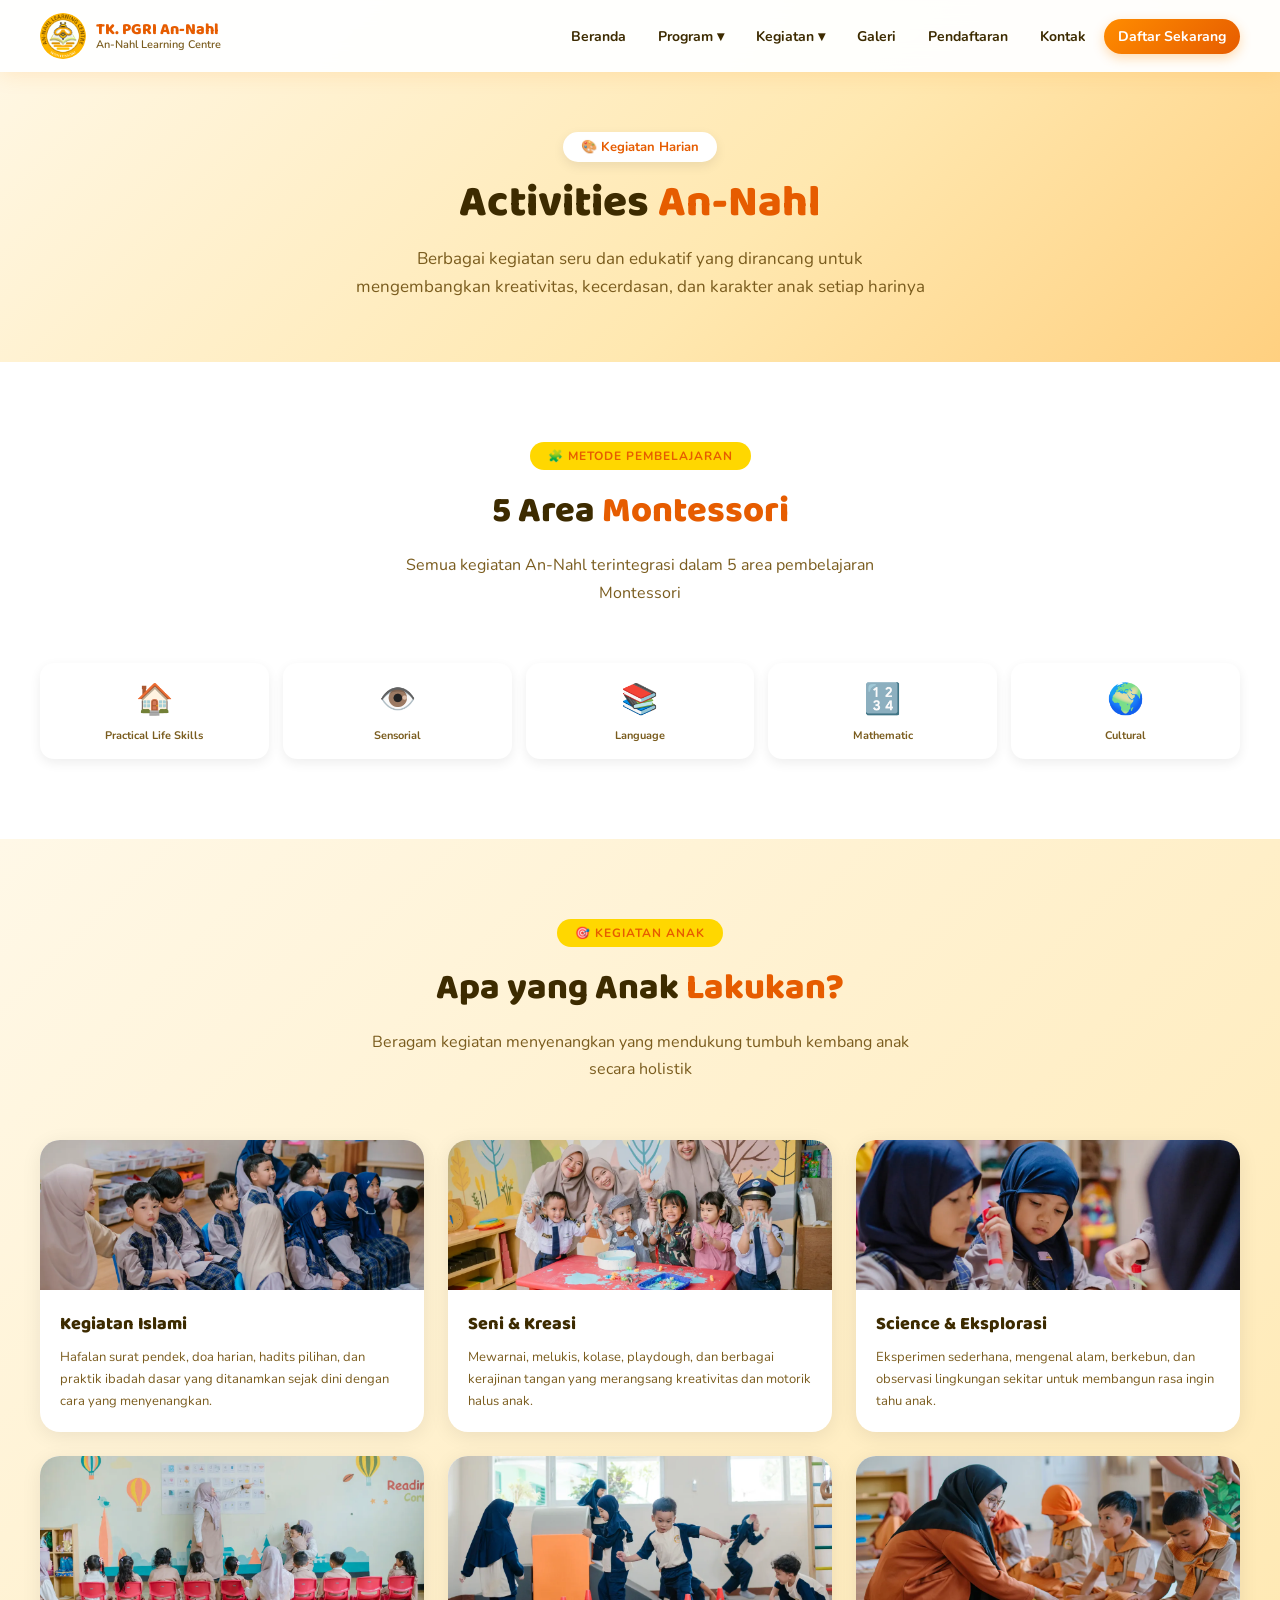
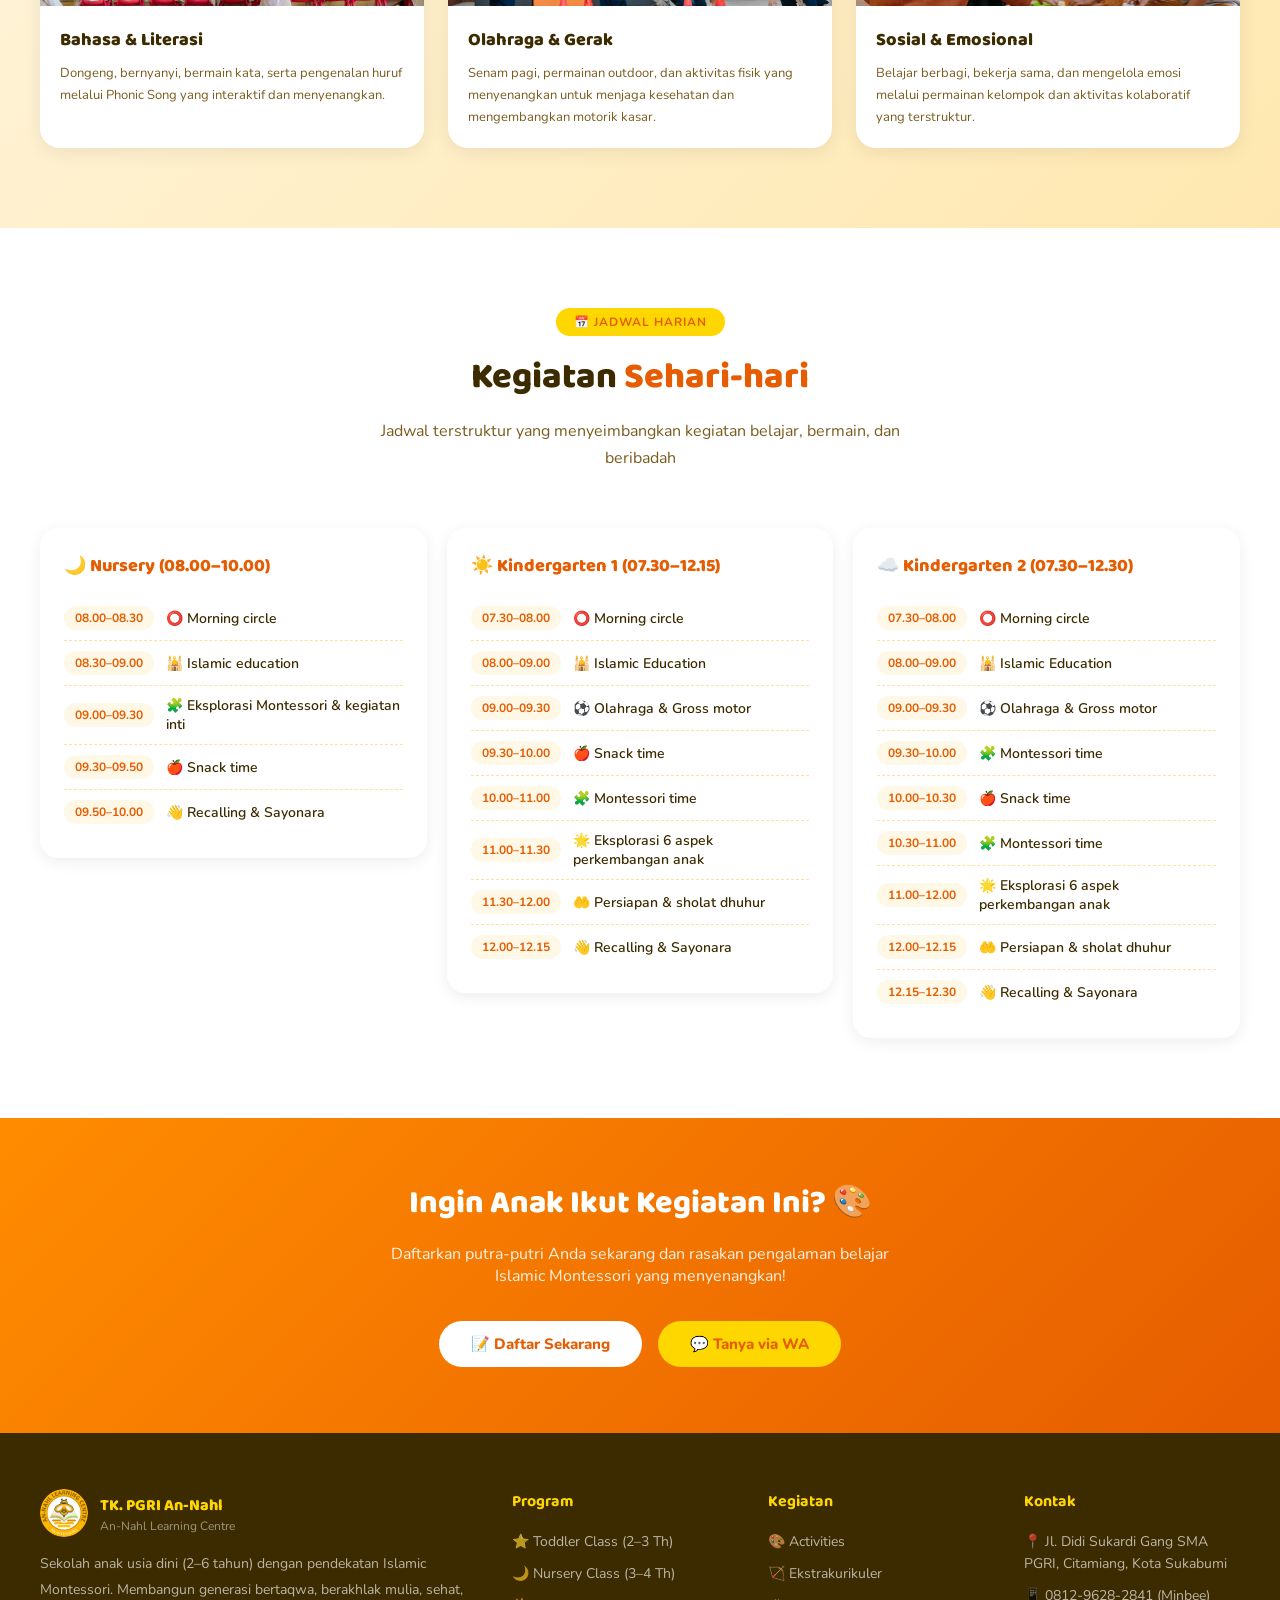
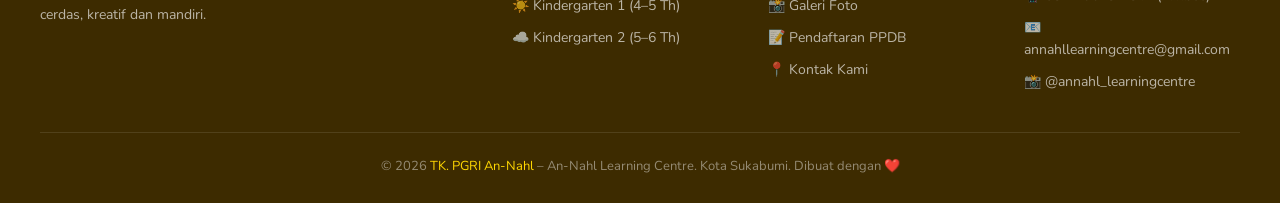
<file: activities.html>
<!DOCTYPE html>
<html lang="id">
<head>
  <meta charset="UTF-8"/><meta name="viewport" content="width=device-width, initial-scale=1.0"/>
  <link rel="icon" type="image/png" href="favicon.png"/>
  <meta name="description" content="Kegiatan dan aktivitas unggulan TK. PGRI An-Nahl Sukabumi – seni, olahraga, hingga kegiatan islami yang menyenangkan untuk anak usia dini."/>
  <meta name="keywords" content="kegiatan TK sukabumi, aktivitas PAUD sukabumi, TK An-Nahl activities, program anak sukabumi"/>
  <meta name="author" content="TK. PGRI An-Nahl Learning Centre"/>
  <meta name="robots" content="index, follow"/>
  <link rel="canonical" href="https://www.annahl-learningcenter.com/activities"/>
  <meta property="og:type" content="website"/>
  <meta property="og:title" content="Kegiatan & Aktivitas – TK. PGRI An-Nahl Sukabumi"/>
  <meta property="og:description" content="Seni, olahraga, hingga kegiatan islami yang menyenangkan untuk anak usia dini di Kota Sukabumi."/>
  <meta property="og:image" content="https://www.annahl-learningcenter.com/favicon.png"/>
  <meta property="og:url" content="https://www.annahl-learningcenter.com/activities"/>
  <meta property="og:locale" content="id_ID"/>
  <meta name="twitter:card" content="summary"/>
  <meta name="twitter:title" content="Kegiatan & Aktivitas – TK. PGRI An-Nahl Sukabumi"/>
  <meta name="twitter:description" content="Seni, olahraga, hingga kegiatan islami yang menyenangkan untuk anak usia dini di Kota Sukabumi."/>
  <title>Activities – TK. PGRI An-Nahl</title>
  <link rel="stylesheet" href="style.css"/>
  <style>
    .act-grid { display:grid; grid-template-columns:repeat(3,1fr); gap:24px; }
    .act-card { background:white; border-radius:20px; overflow:hidden; box-shadow:0 4px 20px rgba(0,0,0,0.08); transition:transform 0.3s,box-shadow 0.3s; }
    .act-card:hover { transform:translateY(-6px); box-shadow:0 16px 40px rgba(0,0,0,0.13); }
    .act-thumb { height:150px; display:flex; align-items:center; justify-content:center; font-size:65px; }
    .act-body { padding:20px; }
    .act-body h3 { font-family:'Baloo 2',cursive; font-size:18px; font-weight:800; margin-bottom:8px; }
    .act-body p { font-size:13px; color:var(--text-light); line-height:1.7; }
    .jadwal-grid { display:grid; grid-template-columns:repeat(3,1fr); gap:20px; align-items:start; }
    .jadwal-card { background:white; border-radius:18px; padding:24px; box-shadow:0 4px 16px rgba(0,0,0,0.07); }
    .jadwal-card h4 { font-family:'Baloo 2',cursive; font-size:18px; font-weight:800; color:var(--orange-dark); margin-bottom:16px; }
    .jadwal-item { display:flex; align-items:center; gap:12px; padding:10px 0; border-bottom:1px dashed #FFE0A0; }
    .jadwal-item:last-child { border-bottom:none; }
    .jadwal-time { background:var(--cream); color:var(--orange-dark); padding:4px 10px; border-radius:20px; font-size:12px; font-weight:700; white-space:nowrap; min-width:90px; text-align:center; }
    .jadwal-activity { font-size:14px; font-weight:600; color:var(--text); }
    .area-row { display:grid; grid-template-columns:repeat(5,1fr); gap:14px; }
    .area-pill { background:white; border-radius:14px; padding:16px 10px; text-align:center; box-shadow:0 4px 12px rgba(0,0,0,0.07); transition:transform 0.3s; }
    .area-pill:hover { transform:translateY(-4px); }
    .area-pill .icon { font-size:30px; margin-bottom:8px; }
    .area-pill p { font-size:11px; font-weight:700; color:var(--text-light); line-height:1.4; }
    @media(max-width:900px){ .act-grid { grid-template-columns:repeat(2,1fr); } .jadwal-grid { grid-template-columns:1fr; } .area-row { grid-template-columns:repeat(3,1fr); } }
    @media(max-width:600px){ .act-grid { grid-template-columns:1fr; } .area-row { grid-template-columns:repeat(2,1fr); } }
  </style>
</head>
<body>
  <div id="navbar"></div>

  <div class="page-hero">
    <div class="page-hero-tag">🎨 Kegiatan Harian</div>
    <h1>Activities <span>An-Nahl</span></h1>
    <p>Berbagai kegiatan seru dan edukatif yang dirancang untuk mengembangkan kreativitas, kecerdasan, dan karakter anak setiap harinya</p>
  </div>

  <!-- 5 AREA MONTESSORI SINGKAT -->
  <section style="background:white">
    <div class="container">
      <div class="section-header">
        <div class="section-tag">🧩 Metode Pembelajaran</div>
        <h2 class="section-title">5 Area <span>Montessori</span></h2>
        <p class="section-desc">Semua kegiatan An-Nahl terintegrasi dalam 5 area pembelajaran Montessori</p>
      </div>
      <div class="area-row">
        <div class="area-pill"><div class="icon">🏠</div><p>Practical Life Skills</p></div>
        <div class="area-pill"><div class="icon">👁️</div><p>Sensorial</p></div>
        <div class="area-pill"><div class="icon">📚</div><p>Language</p></div>
        <div class="area-pill"><div class="icon">🔢</div><p>Mathematic</p></div>
        <div class="area-pill"><div class="icon">🌍</div><p>Cultural</p></div>
      </div>
    </div>
  </section>

  <!-- KEGIATAN UTAMA -->
  <section style="background:linear-gradient(135deg,#FFF8E7,#FFE8B0)">
    <div class="container">
      <div class="section-header">
        <div class="section-tag">🎯 Kegiatan Anak</div>
        <h2 class="section-title">Apa yang Anak <span>Lakukan?</span></h2>
        <p class="section-desc">Beragam kegiatan menyenangkan yang mendukung tumbuh kembang anak secara holistik</p>
      </div>
      <div class="act-grid">
        <div class="act-card">
          <div class="act-thumb" style="background:linear-gradient(135deg,#FFD700,#FFA500);font-size:0;padding:0"><img src="assets/Banner_Kegiatan_Islami.webp" alt="Kegiatan Islami" loading="lazy" style="width:100%;height:100%;object-fit:cover"/></div>
          <div class="act-body">
            <h3>Kegiatan Islami</h3>
            <p>Hafalan surat pendek, doa harian, hadits pilihan, dan praktik ibadah dasar yang ditanamkan sejak dini dengan cara yang menyenangkan.</p>
          </div>
        </div>
        <div class="act-card">
          <div class="act-thumb" style="background:linear-gradient(135deg,#FF6B9D,#FF8C69);font-size:0;padding:0"><img src="assets/Toddler_Class_Activity.webp" alt="Seni & Kreasi" loading="lazy" style="width:100%;height:100%;object-fit:cover"/></div>
          <div class="act-body">
            <h3>Seni & Kreasi</h3>
            <p>Mewarnai, melukis, kolase, playdough, dan berbagai kerajinan tangan yang merangsang kreativitas dan motorik halus anak.</p>
          </div>
        </div>
        <div class="act-card">
          <div class="act-thumb" style="background:linear-gradient(135deg,#4CAF50,#8BC34A);font-size:0;padding:0"><img src="assets/K1_B_Class_Activity_2.webp" alt="Science & Eksplorasi" loading="lazy" style="width:100%;height:100%;object-fit:cover"/></div>
          <div class="act-body">
            <h3>Science & Eksplorasi</h3>
            <p>Eksperimen sederhana, mengenal alam, berkebun, dan observasi lingkungan sekitar untuk membangun rasa ingin tahu anak.</p>
          </div>
        </div>
        <div class="act-card">
          <div class="act-thumb" style="background:linear-gradient(135deg,#2196F3,#00BCD4);font-size:0;padding:0"><img src="assets/Nursery_Class_Activity.webp" alt="Bahasa & Literasi" loading="lazy" style="width:100%;height:100%;object-fit:cover"/></div>
          <div class="act-body">
            <h3>Bahasa & Literasi</h3>
            <p>Dongeng, bernyanyi, bermain kata, serta pengenalan huruf melalui Phonic Song yang interaktif dan menyenangkan.</p>
          </div>
        </div>
        <div class="act-card">
          <div class="act-thumb" style="background:linear-gradient(135deg,#9C27B0,#E91E63);font-size:0;padding:0"><img src="assets/K1_A_Gymnastic_Activity.webp" alt="Olahraga & Gerak" loading="lazy" style="width:100%;height:100%;object-fit:cover"/></div>
          <div class="act-body">
            <h3>Olahraga & Gerak</h3>
            <p>Senam pagi, permainan outdoor, dan aktivitas fisik yang menyenangkan untuk menjaga kesehatan dan mengembangkan motorik kasar.</p>
          </div>
        </div>
        <div class="act-card">
          <div class="act-thumb" style="background:linear-gradient(135deg,#FF8C00,#E65C00);font-size:0;padding:0"><img src="assets/K2_Class_Activity.webp" alt="Sosial & Emosional" loading="lazy" style="width:100%;height:100%;object-fit:cover"/></div>
          <div class="act-body">
            <h3>Sosial & Emosional</h3>
            <p>Belajar berbagi, bekerja sama, dan mengelola emosi melalui permainan kelompok dan aktivitas kolaboratif yang terstruktur.</p>
          </div>
        </div>
      </div>
    </div>
  </section>

  <!-- JADWAL HARIAN -->
  <section style="background:white">
    <div class="container">
      <div class="section-header">
        <div class="section-tag">📅 Jadwal Harian</div>
        <h2 class="section-title">Kegiatan <span>Sehari-hari</span></h2>
        <p class="section-desc">Jadwal terstruktur yang menyeimbangkan kegiatan belajar, bermain, dan beribadah</p>
      </div>
      <div class="jadwal-grid">
        <div class="jadwal-card">
          <h4>🌙 Nursery (08.00–10.00)</h4>
          <div class="jadwal-item"><span class="jadwal-time">08.00–08.30</span><span class="jadwal-activity">⭕ Morning circle</span></div>
          <div class="jadwal-item"><span class="jadwal-time">08.30–09.00</span><span class="jadwal-activity">🕌 Islamic education</span></div>
          <div class="jadwal-item"><span class="jadwal-time">09.00–09.30</span><span class="jadwal-activity">🧩 Eksplorasi Montessori & kegiatan inti</span></div>
          <div class="jadwal-item"><span class="jadwal-time">09.30–09.50</span><span class="jadwal-activity">🍎 Snack time</span></div>
          <div class="jadwal-item"><span class="jadwal-time">09.50–10.00</span><span class="jadwal-activity">👋 Recalling & Sayonara</span></div>
        </div>
        <div class="jadwal-card">
          <h4>☀️ Kindergarten 1 (07.30–12.15)</h4>
          <div class="jadwal-item"><span class="jadwal-time">07.30–08.00</span><span class="jadwal-activity">⭕ Morning circle</span></div>
          <div class="jadwal-item"><span class="jadwal-time">08.00–09.00</span><span class="jadwal-activity">🕌 Islamic Education</span></div>
          <div class="jadwal-item"><span class="jadwal-time">09.00–09.30</span><span class="jadwal-activity">⚽ Olahraga & Gross motor</span></div>
          <div class="jadwal-item"><span class="jadwal-time">09.30–10.00</span><span class="jadwal-activity">🍎 Snack time</span></div>
          <div class="jadwal-item"><span class="jadwal-time">10.00–11.00</span><span class="jadwal-activity">🧩 Montessori time</span></div>
          <div class="jadwal-item"><span class="jadwal-time">11.00–11.30</span><span class="jadwal-activity">🌟 Eksplorasi 6 aspek perkembangan anak</span></div>
          <div class="jadwal-item"><span class="jadwal-time">11.30–12.00</span><span class="jadwal-activity">🤲 Persiapan & sholat dhuhur</span></div>
          <div class="jadwal-item"><span class="jadwal-time">12.00–12.15</span><span class="jadwal-activity">👋 Recalling & Sayonara</span></div>
        </div>
        <div class="jadwal-card">
          <h4>☁️ Kindergarten 2 (07.30–12.30)</h4>
          <div class="jadwal-item"><span class="jadwal-time">07.30–08.00</span><span class="jadwal-activity">⭕ Morning circle</span></div>
          <div class="jadwal-item"><span class="jadwal-time">08.00–09.00</span><span class="jadwal-activity">🕌 Islamic Education</span></div>
          <div class="jadwal-item"><span class="jadwal-time">09.00–09.30</span><span class="jadwal-activity">⚽ Olahraga & Gross motor</span></div>
          <div class="jadwal-item"><span class="jadwal-time">09.30–10.00</span><span class="jadwal-activity">🧩 Montessori time</span></div>
          <div class="jadwal-item"><span class="jadwal-time">10.00–10.30</span><span class="jadwal-activity">🍎 Snack time</span></div>
          <div class="jadwal-item"><span class="jadwal-time">10.30–11.00</span><span class="jadwal-activity">🧩 Montessori time</span></div>
          <div class="jadwal-item"><span class="jadwal-time">11.00–12.00</span><span class="jadwal-activity">🌟 Eksplorasi 6 aspek perkembangan anak</span></div>
          <div class="jadwal-item"><span class="jadwal-time">12.00–12.15</span><span class="jadwal-activity">🤲 Persiapan & sholat dhuhur</span></div>
          <div class="jadwal-item"><span class="jadwal-time">12.15–12.30</span><span class="jadwal-activity">👋 Recalling & Sayonara</span></div>
        </div>
      </div>
    </div>
  </section>

  <div style="background:linear-gradient(135deg,var(--orange),var(--orange-dark));padding:60px 40px;text-align:center;color:white">
    <h2 style="font-family:'Baloo 2',cursive;font-size:32px;font-weight:800;margin-bottom:14px">Ingin Anak Ikut Kegiatan Ini? 🎨</h2>
    <p style="font-size:16px;opacity:0.9;margin-bottom:28px;max-width:500px;margin-left:auto;margin-right:auto">Daftarkan putra-putri Anda sekarang dan rasakan pengalaman belajar Islamic Montessori yang menyenangkan!</p>
    <a href="ppdb" style="background:white;color:var(--orange-dark);padding:13px 32px;border-radius:30px;text-decoration:none;font-weight:800;font-size:15px;display:inline-block;margin:6px">📝 Daftar Sekarang</a>
    <a href="https://wa.me/6281296282841" target="_blank" style="background:var(--yellow);color:var(--orange-dark);padding:13px 32px;border-radius:30px;text-decoration:none;font-weight:800;font-size:15px;display:inline-block;margin:6px">💬 Tanya via WA</a>
  </div>

  <div id="footer"></div>
  <script src="main.js"></script>
  <script>renderNavbar(); renderFooter();</script>
</body>
</html>
</file>
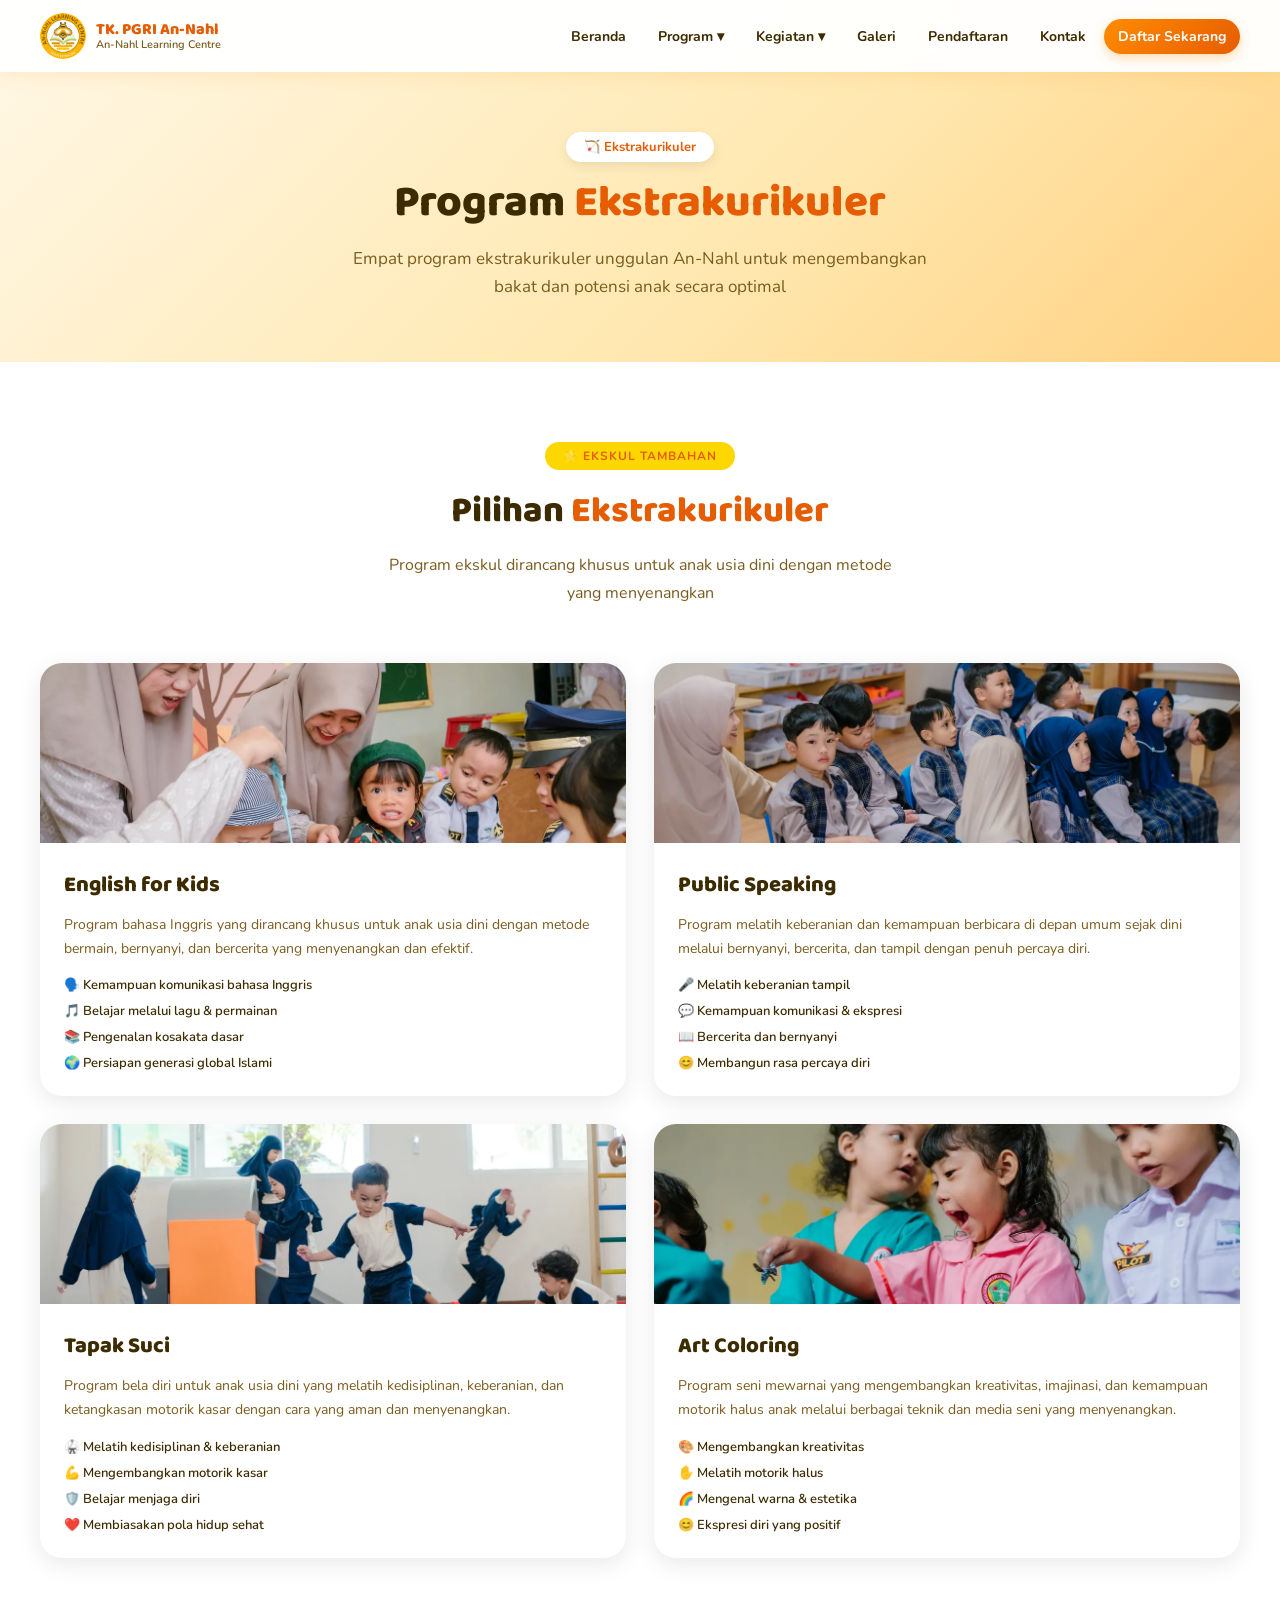
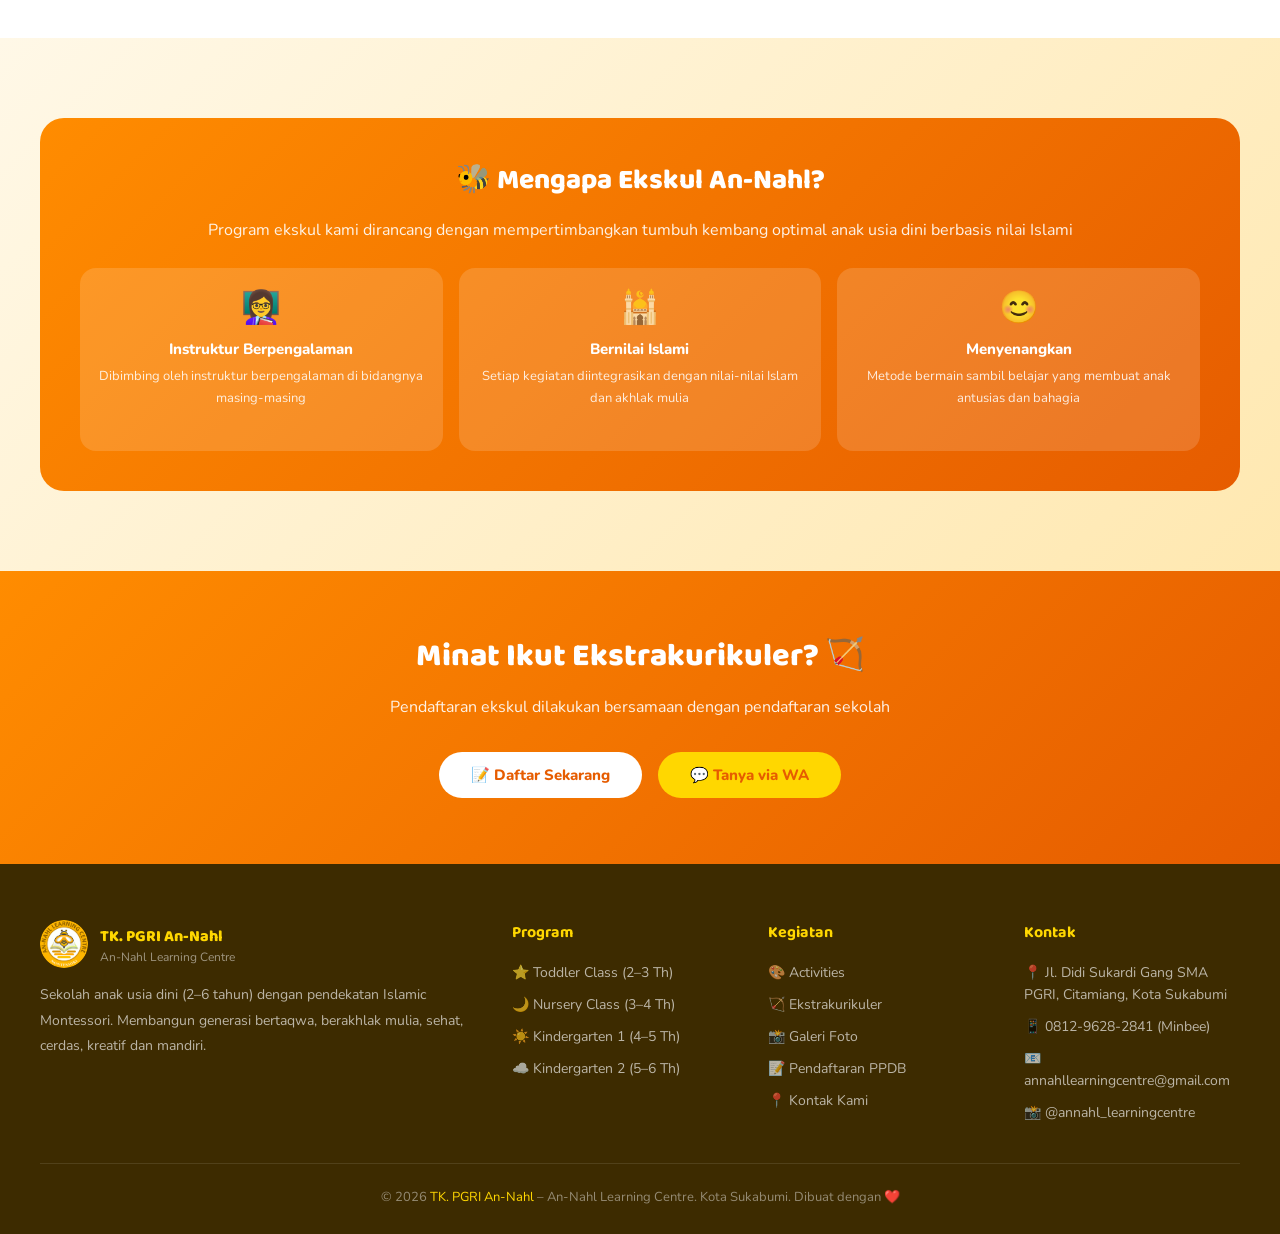
<file: afterschool.html>
<!DOCTYPE html>
<html lang="id">
<head>
  <meta charset="UTF-8"/><meta name="viewport" content="width=device-width, initial-scale=1.0"/>
  <link rel="icon" type="image/png" href="favicon.png"/>
  <meta name="description" content="Program ekstrakurikuler TK. PGRI An-Nahl Sukabumi – mengembangkan bakat anak lewat kegiatan seni, olahraga, dan pengembangan diri."/>
  <meta name="keywords" content="ekstrakurikuler TK sukabumi, after school sukabumi, TK An-Nahl ekskul, program bakat anak sukabumi"/>
  <meta name="author" content="TK. PGRI An-Nahl Learning Centre"/>
  <meta name="robots" content="index, follow"/>
  <link rel="canonical" href="https://www.annahl-learningcenter.com/afterschool"/>
  <meta property="og:type" content="website"/>
  <meta property="og:title" content="Ekstrakurikuler – TK. PGRI An-Nahl Sukabumi"/>
  <meta property="og:description" content="Mengembangkan bakat anak lewat kegiatan seni, olahraga, dan pengembangan diri di TK. PGRI An-Nahl Sukabumi."/>
  <meta property="og:image" content="https://www.annahl-learningcenter.com/favicon.png"/>
  <meta property="og:url" content="https://www.annahl-learningcenter.com/afterschool"/>
  <meta property="og:locale" content="id_ID"/>
  <meta name="twitter:card" content="summary"/>
  <meta name="twitter:title" content="Ekstrakurikuler – TK. PGRI An-Nahl Sukabumi"/>
  <meta name="twitter:description" content="Mengembangkan bakat anak lewat kegiatan seni, olahraga, dan pengembangan diri di TK. PGRI An-Nahl Sukabumi."/>
  <title>Ekstrakurikuler – TK. PGRI An-Nahl</title>
  <link rel="stylesheet" href="style.css"/>
  <style>
    .ekskul-grid { display:grid; grid-template-columns:repeat(2,1fr); gap:28px; }
    .ekskul-card { background:white; border-radius:22px; overflow:hidden; box-shadow:0 6px 24px rgba(0,0,0,0.09); transition:transform 0.3s,box-shadow 0.3s; }
    .ekskul-card:hover { transform:translateY(-8px); box-shadow:0 16px 40px rgba(0,0,0,0.14); }
    .ekskul-thumb { height:180px; display:flex; align-items:center; justify-content:center; font-size:80px; }
    .ekskul-body { padding:24px; }
    .ekskul-body h3 { font-family:'Baloo 2',cursive; font-size:22px; font-weight:800; margin-bottom:10px; }
    .ekskul-body p { font-size:14px; color:var(--text-light); line-height:1.7; margin-bottom:16px; }
    .ekskul-manfaat { display:flex; flex-direction:column; gap:8px; }
    .ekskul-manfaat li { display:flex; align-items:center; gap:8px; font-size:13px; font-weight:600; list-style:none; }
    .why-ekskul { background:linear-gradient(135deg,var(--orange),var(--orange-dark)); border-radius:24px; padding:40px; color:white; text-align:center; }
    .why-ekskul h3 { font-family:'Baloo 2',cursive; font-size:28px; font-weight:800; margin-bottom:14px; }
    .why-ekskul p { font-size:16px; opacity:0.9; line-height:1.7; margin-bottom:24px; }
    .why-grid { display:grid; grid-template-columns:repeat(3,1fr); gap:16px; margin-top:20px; }
    .why-item { background:rgba(255,255,255,0.15); border-radius:16px; padding:18px; }
    .why-item .icon { font-size:32px; margin-bottom:10px; }
    .why-item h4 { font-weight:800; font-size:15px; margin-bottom:6px; }
    .why-item p { font-size:13px; opacity:0.85; }
    @media(max-width:900px){ .ekskul-grid,.why-grid { grid-template-columns:1fr; } }
  </style>
</head>
<body>
  <div id="navbar"></div>
  <div class="page-hero">
    <div class="page-hero-tag">🏹 Ekstrakurikuler</div>
    <h1>Program <span>Ekstrakurikuler</span></h1>
    <p>Empat program ekstrakurikuler unggulan An-Nahl untuk mengembangkan bakat dan potensi anak secara optimal</p>
  </div>

  <section style="background:white"><div class="container">
    <div class="section-header">
      <div class="section-tag">🌟 Ekskul Tambahan</div>
      <h2 class="section-title">Pilihan <span>Ekstrakurikuler</span></h2>
      <p class="section-desc">Program ekskul dirancang khusus untuk anak usia dini dengan metode yang menyenangkan</p>
    </div>
    <div class="ekskul-grid">
      <div class="ekskul-card">
        <div class="ekskul-thumb" style="background:linear-gradient(135deg,#2196F3,#00BCD4);font-size:0;padding:0"><img src="assets/Toddler_Class_Activity_2.webp" alt="English for Kids" loading="lazy" style="width:100%;height:100%;object-fit:cover"/></div>
        <div class="ekskul-body">
          <h3>English for Kids</h3>
          <p>Program bahasa Inggris yang dirancang khusus untuk anak usia dini dengan metode bermain, bernyanyi, dan bercerita yang menyenangkan dan efektif.</p>
          <ul class="ekskul-manfaat">
            <li>🗣️ Kemampuan komunikasi bahasa Inggris</li>
            <li>🎵 Belajar melalui lagu & permainan</li>
            <li>📚 Pengenalan kosakata dasar</li>
            <li>🌍 Persiapan generasi global Islami</li>
          </ul>
        </div>
      </div>
      <div class="ekskul-card">
        <div class="ekskul-thumb" style="background:linear-gradient(135deg,#9C27B0,#E91E63);font-size:0;padding:0"><img src="assets/Banner_Kegiatan_Islami.webp" alt="Public Speaking" loading="lazy" style="width:100%;height:100%;object-fit:cover"/></div>
        <div class="ekskul-body">
          <h3>Public Speaking</h3>
          <p>Program melatih keberanian dan kemampuan berbicara di depan umum sejak dini melalui bernyanyi, bercerita, dan tampil dengan penuh percaya diri.</p>
          <ul class="ekskul-manfaat">
            <li>🎤 Melatih keberanian tampil</li>
            <li>💬 Kemampuan komunikasi & ekspresi</li>
            <li>📖 Bercerita dan bernyanyi</li>
            <li>😊 Membangun rasa percaya diri</li>
          </ul>
        </div>
      </div>
      <div class="ekskul-card">
        <div class="ekskul-thumb" style="background:linear-gradient(135deg,#4CAF50,#8BC34A);font-size:0;padding:0"><img src="assets/K1_A_Gymnastic_Activity.webp" alt="Tapak Suci" loading="lazy" style="width:100%;height:100%;object-fit:cover"/></div>
        <div class="ekskul-body">
          <h3>Tapak Suci</h3>
          <p>Program bela diri untuk anak usia dini yang melatih kedisiplinan, keberanian, dan ketangkasan motorik kasar dengan cara yang aman dan menyenangkan.</p>
          <ul class="ekskul-manfaat">
            <li>🥋 Melatih kedisiplinan & keberanian</li>
            <li>💪 Mengembangkan motorik kasar</li>
            <li>🛡️ Belajar menjaga diri</li>
            <li>❤️ Membiasakan pola hidup sehat</li>
          </ul>
        </div>
      </div>
      <div class="ekskul-card">
        <div class="ekskul-thumb" style="background:linear-gradient(135deg,#FF6B9D,#FF8C69);font-size:0;padding:0"><img src="assets/Nursery_Class_Activity_2.webp" alt="Art Coloring" loading="lazy" style="width:100%;height:100%;object-fit:cover"/></div>
        <div class="ekskul-body">
          <h3>Art Coloring</h3>
          <p>Program seni mewarnai yang mengembangkan kreativitas, imajinasi, dan kemampuan motorik halus anak melalui berbagai teknik dan media seni yang menyenangkan.</p>
          <ul class="ekskul-manfaat">
            <li>🎨 Mengembangkan kreativitas</li>
            <li>✋ Melatih motorik halus</li>
            <li>🌈 Mengenal warna & estetika</li>
            <li>😊 Ekspresi diri yang positif</li>
          </ul>
        </div>
      </div>
    </div>
  </div></section>

  <section style="background:linear-gradient(135deg,#FFF8E7,#FFE8B0)"><div class="container">
    <div class="why-ekskul">
      <h3>🐝 Mengapa Ekskul An-Nahl?</h3>
      <p>Program ekskul kami dirancang dengan mempertimbangkan tumbuh kembang optimal anak usia dini berbasis nilai Islami</p>
      <div class="why-grid">
        <div class="why-item">
          <div class="icon">👩‍🏫</div>
          <h4>Instruktur Berpengalaman</h4>
          <p>Dibimbing oleh instruktur berpengalaman di bidangnya masing-masing</p>
        </div>
        <div class="why-item">
          <div class="icon">🕌</div>
          <h4>Bernilai Islami</h4>
          <p>Setiap kegiatan diintegrasikan dengan nilai-nilai Islam dan akhlak mulia</p>
        </div>
        <div class="why-item">
          <div class="icon">😊</div>
          <h4>Menyenangkan</h4>
          <p>Metode bermain sambil belajar yang membuat anak antusias dan bahagia</p>
        </div>
      </div>
    </div>
  </div></section>

  <div style="background:linear-gradient(135deg,var(--orange),var(--orange-dark));padding:60px 40px;text-align:center;color:white">
    <h2 style="font-family:'Baloo 2',cursive;font-size:32px;font-weight:800;margin-bottom:14px">Minat Ikut Ekstrakurikuler? 🏹</h2>
    <p style="font-size:16px;opacity:0.9;margin-bottom:28px">Pendaftaran ekskul dilakukan bersamaan dengan pendaftaran sekolah</p>
    <a href="ppdb" style="background:white;color:var(--orange-dark);padding:13px 32px;border-radius:30px;text-decoration:none;font-weight:800;font-size:15px;display:inline-block;margin:6px">📝 Daftar Sekarang</a>
    <a href="https://wa.me/6281296282841" target="_blank" style="background:var(--yellow);color:var(--orange-dark);padding:13px 32px;border-radius:30px;text-decoration:none;font-weight:800;font-size:15px;display:inline-block;margin:6px">💬 Tanya via WA</a>
  </div>

  <div id="footer"></div>
  <script src="main.js"></script>
  <script>renderNavbar(); renderFooter();</script>
</body>
</html>
</file>
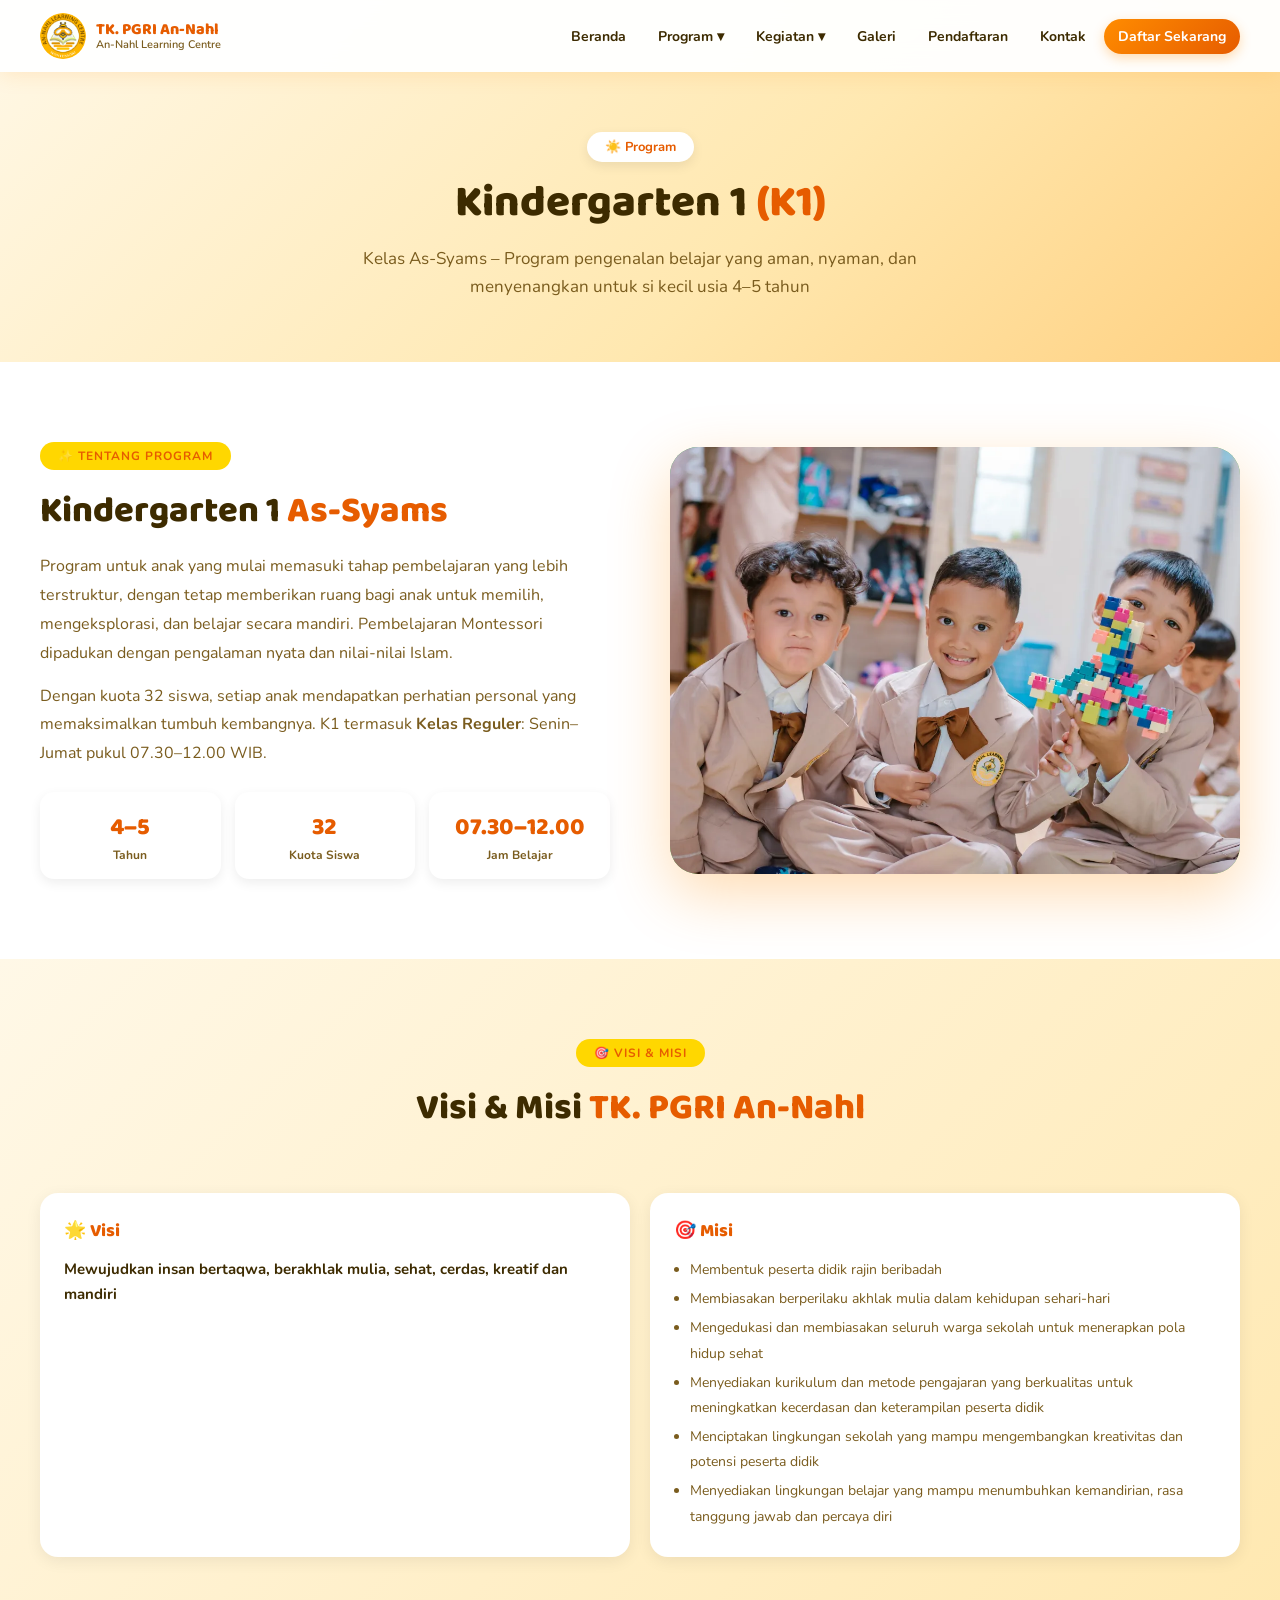
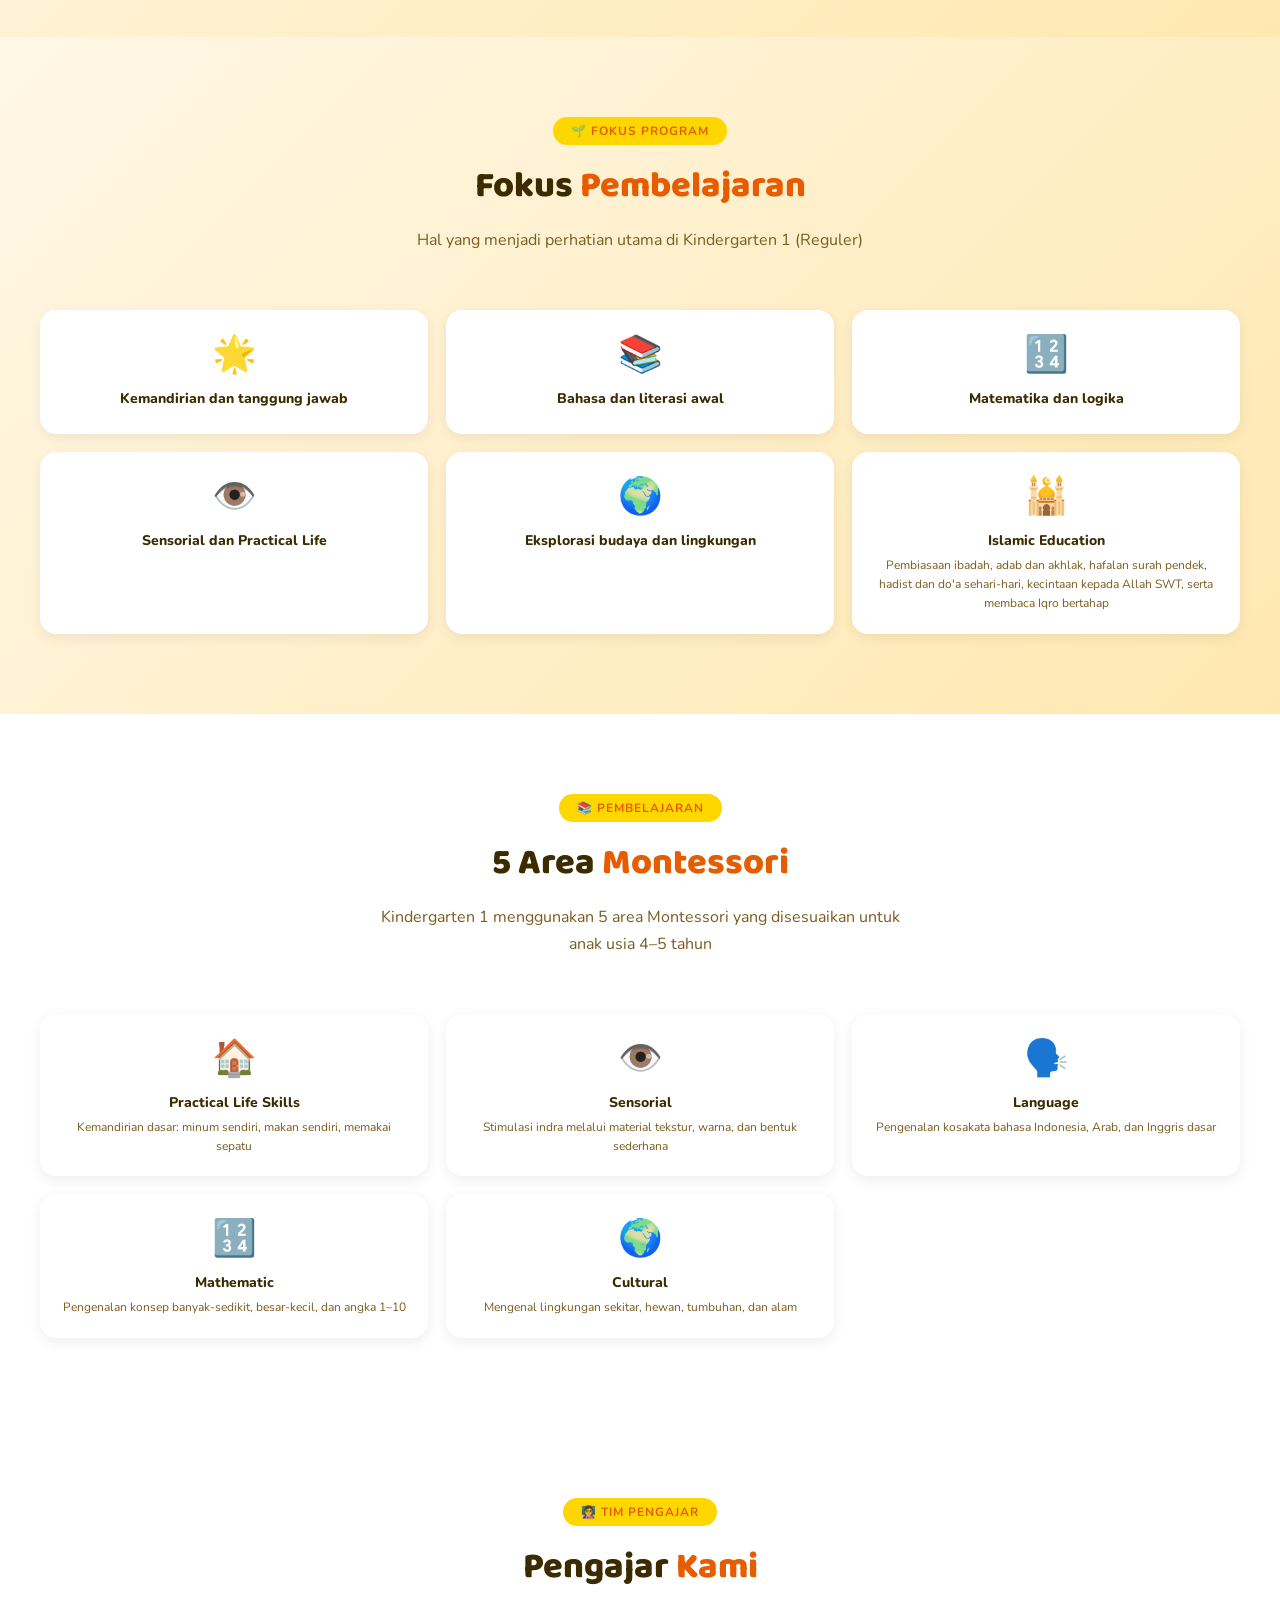
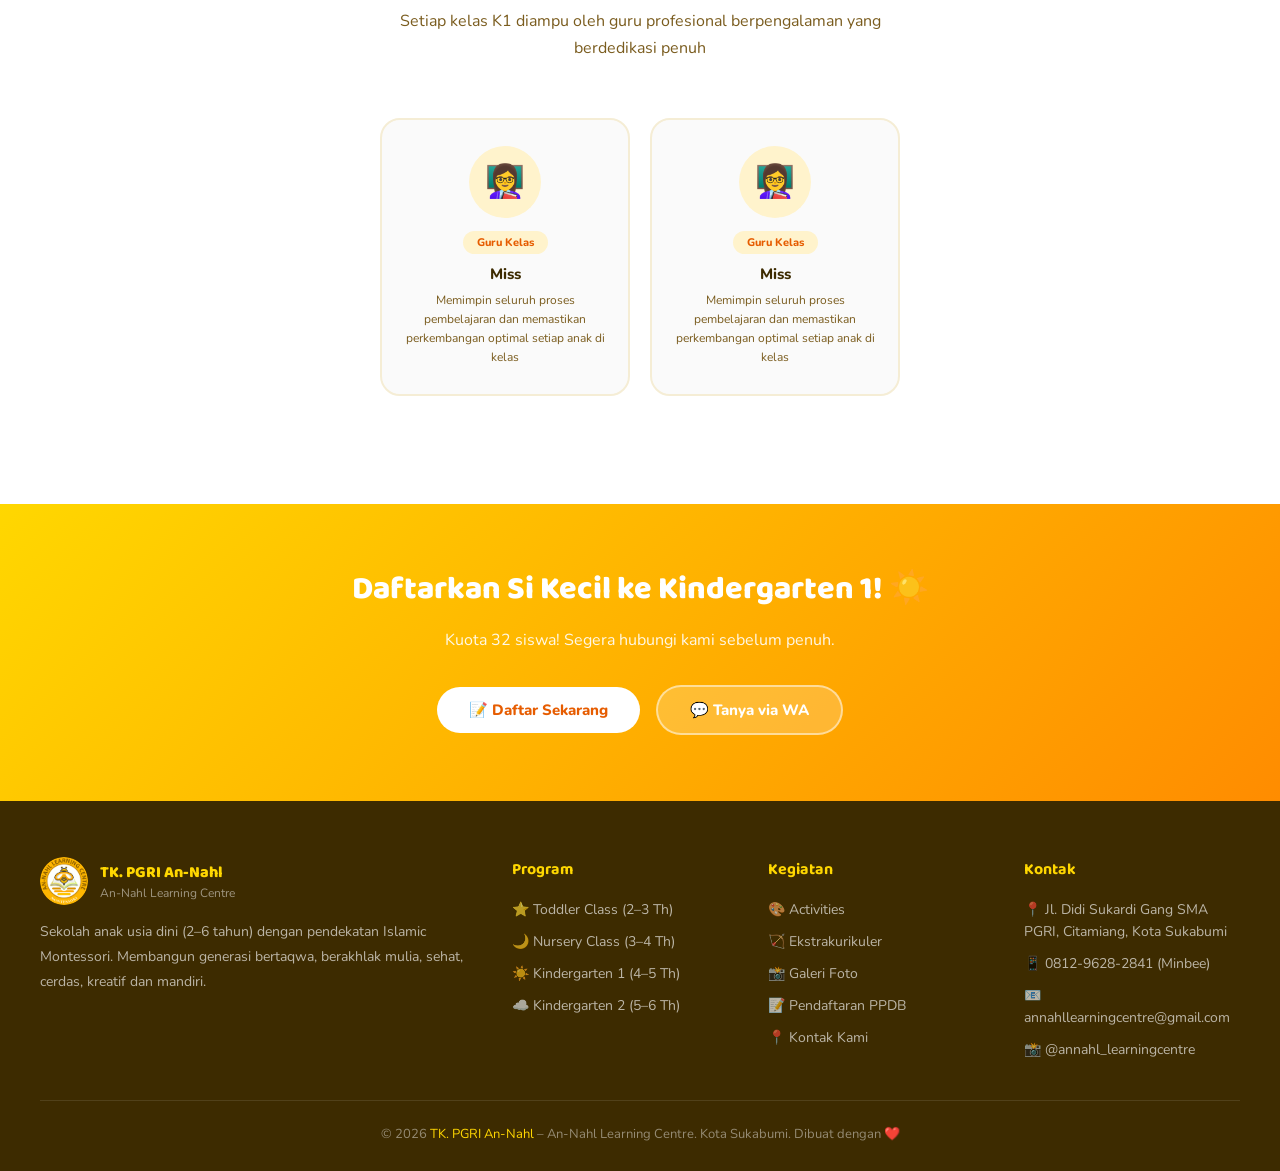
<file: k1.html>
<!DOCTYPE html>
<html lang="id">
<head>
  <meta charset="UTF-8"/><meta name="viewport" content="width=device-width, initial-scale=1.0"/>
  <link rel="icon" type="image/png" href="favicon.png"/>
  <meta name="description" content="Program Kindergarten 1 TK. PGRI An-Nahl untuk anak usia 4–5 tahun. Membangun fondasi akademik dan karakter islami di Kota Sukabumi."/>
  <meta name="keywords" content="TK kelas 1 sukabumi, kindergarten sukabumi, TK An-Nahl K1, anak usia 4 tahun sukabumi, islamic montessori sukabumi"/>
  <meta name="author" content="TK. PGRI An-Nahl Learning Centre"/>
  <meta name="robots" content="index, follow"/>
  <link rel="canonical" href="https://www.annahl-learningcenter.com/k1"/>
  <meta property="og:type" content="website"/>
  <meta property="og:title" content="Kindergarten 1 – TK. PGRI An-Nahl Sukabumi"/>
  <meta property="og:description" content="Program K1 untuk anak usia 4–5 tahun. Membangun fondasi akademik dan karakter islami di Kota Sukabumi."/>
  <meta property="og:image" content="https://www.annahl-learningcenter.com/favicon.png"/>
  <meta property="og:url" content="https://www.annahl-learningcenter.com/k1"/>
  <meta property="og:locale" content="id_ID"/>
  <meta name="twitter:card" content="summary"/>
  <meta name="twitter:title" content="Kindergarten 1 – TK. PGRI An-Nahl Sukabumi"/>
  <meta name="twitter:description" content="Program K1 untuk anak usia 4–5 tahun. Membangun fondasi akademik dan karakter islami di Kota Sukabumi."/>
  <title>Kindergarten 1 – TK. PGRI An-Nahl</title>
  <link rel="stylesheet" href="style.css"/>
  <style>
    .prog-grid { display:grid; grid-template-columns:1fr 1fr; gap:60px; align-items:center; }
    .info-cards { display:grid; grid-template-columns:repeat(3,1fr); gap:14px; margin-top:24px; }
    .info-card { background:white; border-radius:14px; padding:16px; text-align:center; box-shadow:0 4px 12px rgba(0,0,0,0.07); }
    .info-card .val { font-family:'Baloo 2',cursive; font-size:24px; font-weight:800; color:#E65C00; }
    .info-card .lbl { font-size:12px; color:var(--text-light); font-weight:700; }
    .prog-img { width:100%; aspect-ratio:4/3; background:linear-gradient(135deg,#4CAF50,#8BC34A); border-radius:28px; display:flex; align-items:center; justify-content:center; font-size:120px; box-shadow:0 20px 60px rgba(255,140,0,0.3); }
    .vm-grid { display:grid; grid-template-columns:1fr 1fr; gap:20px; }
    .vm-card { background:white; border-radius:18px; padding:24px; box-shadow:0 4px 16px rgba(0,0,0,0.07); }
    .vm-card h4 { font-family:'Baloo 2',cursive; font-size:18px; font-weight:800; color:#E65C00; margin-bottom:12px; }
    .vm-card ul { padding-left:16px; }
    .vm-card ul li { font-size:14px; color:var(--text-light); line-height:1.8; margin-bottom:4px; }
    .area-grid { display:grid; grid-template-columns:repeat(3,1fr); gap:18px; }
    .area-card { background:white; border-radius:16px; padding:20px; box-shadow:0 4px 14px rgba(0,0,0,0.07); text-align:center; transition:transform 0.3s; }
    .area-card:hover { transform:translateY(-4px); }
    .area-icon { font-size:36px; margin-bottom:10px; }
    .area-card h4 { font-weight:800; font-size:14px; margin-bottom:6px; }
    .area-card p { font-size:12px; color:var(--text-light); line-height:1.6; }
    @media(max-width:900px){ .prog-grid,.vm-grid { grid-template-columns:1fr; } .area-grid { grid-template-columns:repeat(2,1fr); } .info-cards { grid-template-columns:repeat(3,1fr); } }
    .teacher-grid { display:grid; gap:20px; margin-bottom:28px; }
    .teacher-2 { grid-template-columns:repeat(2,1fr); max-width:520px; margin-left:auto; margin-right:auto; }
    .teacher-4 { grid-template-columns:repeat(4,1fr); }
    .teacher-card { background:#FAFAFA; border-radius:20px; padding:26px 18px; text-align:center; border:2px solid #F5EDD5; transition:transform 0.3s,box-shadow 0.3s; }
    .teacher-card:hover { transform:translateY(-4px); box-shadow:0 12px 28px rgba(0,0,0,0.09); }
    .teacher-avatar { width:72px; height:72px; border-radius:50%; display:flex; align-items:center; justify-content:center; font-size:32px; margin:0 auto 12px; }
    .teacher-role { display:inline-block; padding:4px 14px; border-radius:20px; font-size:11px; font-weight:800; margin-bottom:10px; }
    .teacher-card h4 { font-weight:800; font-size:15px; margin-bottom:7px; color:var(--text); }
    .teacher-card p { font-size:12px; color:var(--text-light); line-height:1.6; }
    .teacher-ratio { text-align:center; background:linear-gradient(135deg,#FFF3CC,#FFE0A0); border-radius:16px; padding:14px 24px; font-size:14px; color:var(--orange-dark); display:flex; align-items:center; justify-content:center; gap:10px; flex-wrap:wrap; }
    .teacher-ratio strong { font-size:15px; font-weight:800; }
    @media(max-width:700px){ .teacher-4 { grid-template-columns:repeat(2,1fr); } }
    @media(max-width:480px){ .teacher-2,.teacher-4 { grid-template-columns:1fr; } }
  </style>
</head>
<body>
  <div id="navbar"></div>
  <div class="page-hero">
    <div class="page-hero-tag">☀️ Program</div>
    <h1>Kindergarten 1 <span>(K1)</span></h1>
    <p>Kelas As-Syams – Program pengenalan belajar yang aman, nyaman, dan menyenangkan untuk si kecil usia 4–5 tahun</p>
  </div>

  <section style="background:white"><div class="container prog-grid">
    <div>
      <div class="section-tag">✨ Tentang Program</div>
      <h2 class="section-title" style="text-align:left">Kindergarten 1 <span>As-Syams</span></h2>
      <p style="color:var(--text-light);line-height:1.8;margin-bottom:14px">Program untuk anak yang mulai memasuki tahap pembelajaran yang lebih terstruktur, dengan tetap memberikan ruang bagi anak untuk memilih, mengeksplorasi, dan belajar secara mandiri. Pembelajaran Montessori dipadukan dengan pengalaman nyata dan nilai-nilai Islam.</p>
      <p style="color:var(--text-light);line-height:1.8">Dengan kuota 32 siswa, setiap anak mendapatkan perhatian personal yang memaksimalkan tumbuh kembangnya. K1 termasuk <strong>Kelas Reguler</strong>: Senin–Jumat pukul 07.30–12.00 WIB.</p>
      <div class="info-cards">
        <div class="info-card"><div class="val">4–5</div><div class="lbl">Tahun</div></div>
        <div class="info-card"><div class="val">32</div><div class="lbl">Kuota Siswa</div></div>
        <div class="info-card"><div class="val">07.30–12.00</div><div class="lbl">Jam Belajar</div></div>
      </div>
    </div>
    <div><div class="prog-img" style="font-size:0"><img src="assets/K1_A.webp" alt="Kindergarten 1 As-Syams" style="width:100%;height:100%;object-fit:cover;border-radius:28px"/></div></div>
  </div></section>

  <section style="background:linear-gradient(135deg,#FFF8E7,#FFE8B0)"><div class="container">
    <div class="section-header">
      <div class="section-tag">🎯 Visi & Misi</div>
      <h2 class="section-title">Visi & Misi <span>TK. PGRI An-Nahl</span></h2>
    </div>
    <div class="vm-grid">
      <div class="vm-card">
        <h4>🌟 Visi</h4>
        <p style="font-size:15px;font-weight:700;color:var(--text);line-height:1.7">Mewujudkan insan bertaqwa, berakhlak mulia, sehat, cerdas, kreatif dan mandiri</p>
      </div>
      <div class="vm-card">
        <h4>🎯 Misi</h4>
        <ul>
          <li>Membentuk peserta didik rajin beribadah</li>
          <li>Membiasakan berperilaku akhlak mulia dalam kehidupan sehari-hari</li>
          <li>Mengedukasi dan membiasakan seluruh warga sekolah untuk menerapkan pola hidup sehat</li>
          <li>Menyediakan kurikulum dan metode pengajaran yang berkualitas untuk meningkatkan kecerdasan dan keterampilan peserta didik</li>
          <li>Menciptakan lingkungan sekolah yang mampu mengembangkan kreativitas dan potensi peserta didik</li>
          <li>Menyediakan lingkungan belajar yang mampu menumbuhkan kemandirian, rasa tanggung jawab dan percaya diri</li>
        </ul>
      </div>
    </div>
  </div></section>

  <section style="background:linear-gradient(135deg,#FFF8E7,#FFE8B0)"><div class="container">
    <div class="section-header">
      <div class="section-tag">🌱 Fokus Program</div>
      <h2 class="section-title">Fokus <span>Pembelajaran</span></h2>
      <p class="section-desc">Hal yang menjadi perhatian utama di Kindergarten 1 (Reguler)</p>
    </div>
    <div class="area-grid">
      <div class="area-card"><div class="area-icon">🌟</div><h4>Kemandirian dan tanggung jawab</h4></div>
      <div class="area-card"><div class="area-icon">📚</div><h4>Bahasa dan literasi awal</h4></div>
      <div class="area-card"><div class="area-icon">🔢</div><h4>Matematika dan logika</h4></div>
      <div class="area-card"><div class="area-icon">👁️</div><h4>Sensorial dan Practical Life</h4></div>
      <div class="area-card"><div class="area-icon">🌍</div><h4>Eksplorasi budaya dan lingkungan</h4></div>
      <div class="area-card"><div class="area-icon">🕌</div><h4>Islamic Education</h4><p>Pembiasaan ibadah, adab dan akhlak, hafalan surah pendek, hadist dan do'a sehari-hari, kecintaan kepada Allah SWT, serta membaca Iqro bertahap</p></div>
    </div>
  </div></section>

  <section style="background:white"><div class="container">
    <div class="section-header">
      <div class="section-tag">📚 Pembelajaran</div>
      <h2 class="section-title">5 Area <span>Montessori</span></h2>
      <p class="section-desc">Kindergarten 1 menggunakan 5 area Montessori yang disesuaikan untuk anak usia 4–5 tahun</p>
    </div>
    <div class="area-grid">
      <div class="area-card"><div class="area-icon">🏠</div><h4>Practical Life Skills</h4><p>Kemandirian dasar: minum sendiri, makan sendiri, memakai sepatu</p></div>
      <div class="area-card"><div class="area-icon">👁️</div><h4>Sensorial</h4><p>Stimulasi indra melalui material tekstur, warna, dan bentuk sederhana</p></div>
      <div class="area-card"><div class="area-icon">🗣️</div><h4>Language</h4><p>Pengenalan kosakata bahasa Indonesia, Arab, dan Inggris dasar</p></div>
      <div class="area-card"><div class="area-icon">🔢</div><h4>Mathematic</h4><p>Pengenalan konsep banyak-sedikit, besar-kecil, dan angka 1–10</p></div>
      <div class="area-card"><div class="area-icon">🌍</div><h4>Cultural</h4><p>Mengenal lingkungan sekitar, hewan, tumbuhan, dan alam</p></div>
    </div>
  </div></section>

  <!-- TIM PENGAJAR -->
  <section style="background:white"><div class="container">
    <div class="section-header">
      <div class="section-tag">👩‍🏫 Tim Pengajar</div>
      <h2 class="section-title">Pengajar <span>Kami</span></h2>
      <p class="section-desc">Setiap kelas K1 diampu oleh guru profesional berpengalaman yang berdedikasi penuh</p>
    </div>
    <div class="teacher-grid teacher-2">
      <div class="teacher-card">
        <div class="teacher-avatar" style="background:#FFF3CC">👩‍🏫</div>
        <span class="teacher-role" style="background:#FFF3CC;color:#E65C00">Guru Kelas</span>
        <h4>Miss</h4>
        <p>Memimpin seluruh proses pembelajaran dan memastikan perkembangan optimal setiap anak di kelas</p>
      </div>
      <div class="teacher-card">
        <div class="teacher-avatar" style="background:#FFF3CC">👩‍🏫</div>
        <span class="teacher-role" style="background:#FFF3CC;color:#E65C00">Guru Kelas</span>
        <h4>Miss</h4>
        <p>Memimpin seluruh proses pembelajaran dan memastikan perkembangan optimal setiap anak di kelas</p>
      </div>
    </div>
  </div></section>

  <div style="background:linear-gradient(135deg,#FFD700,#FF8C00);padding:60px 40px;text-align:center;color:white">
    <h2 style="font-family:'Baloo 2',cursive;font-size:32px;font-weight:800;margin-bottom:14px">Daftarkan Si Kecil ke Kindergarten 1! ☀️</h2>
    <p style="font-size:16px;opacity:0.9;margin-bottom:28px">Kuota 32 siswa! Segera hubungi kami sebelum penuh.</p>
    <a href="ppdb" style="background:white;color:#E65C00;padding:13px 32px;border-radius:30px;text-decoration:none;font-weight:800;font-size:15px;display:inline-block;margin:6px">📝 Daftar Sekarang</a>
    <a href="https://wa.me/6281296282841" target="_blank" style="background:rgba(255,255,255,0.2);color:white;padding:13px 32px;border-radius:30px;text-decoration:none;font-weight:800;font-size:15px;display:inline-block;margin:6px;border:2px solid rgba(255,255,255,0.5)">💬 Tanya via WA</a>
  </div>

  <div id="footer"></div>
  <script src="main.js"></script>
  <script>renderNavbar(); renderFooter();</script>
</body>
</html>
</file>
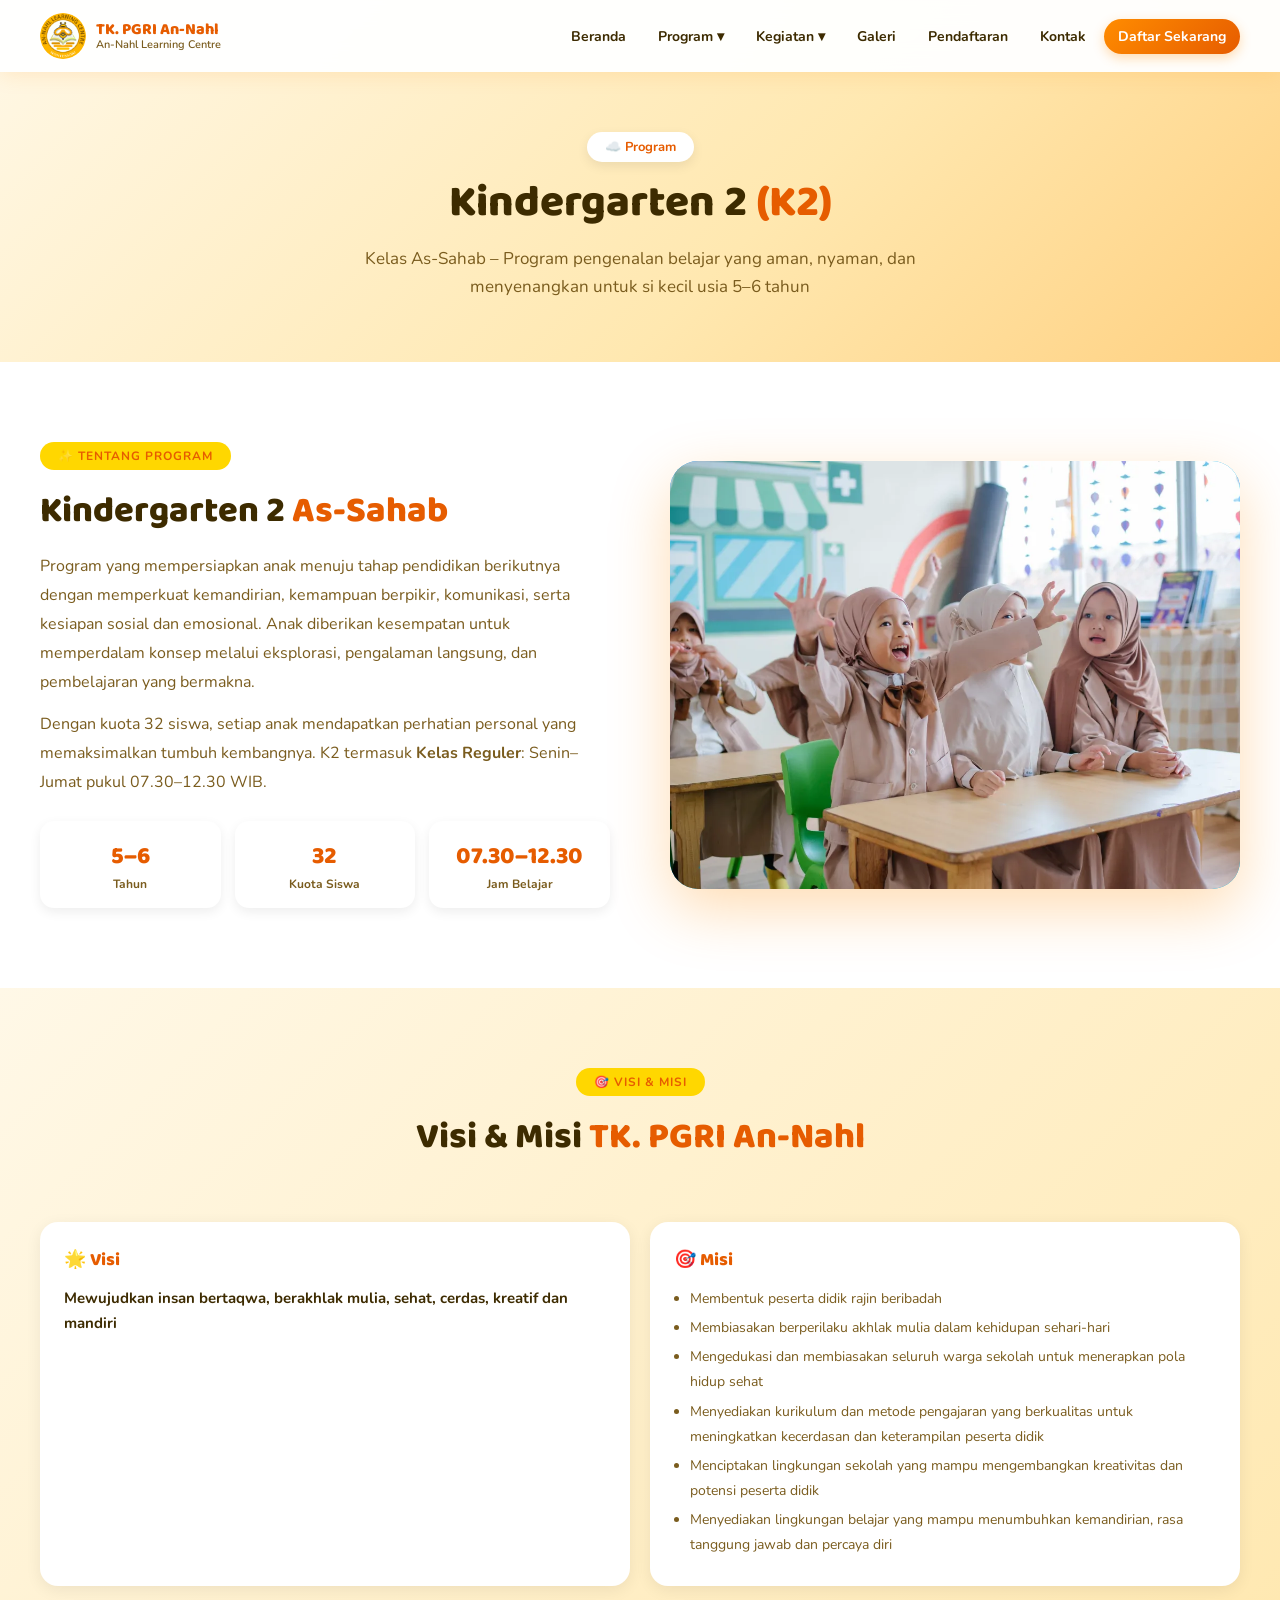
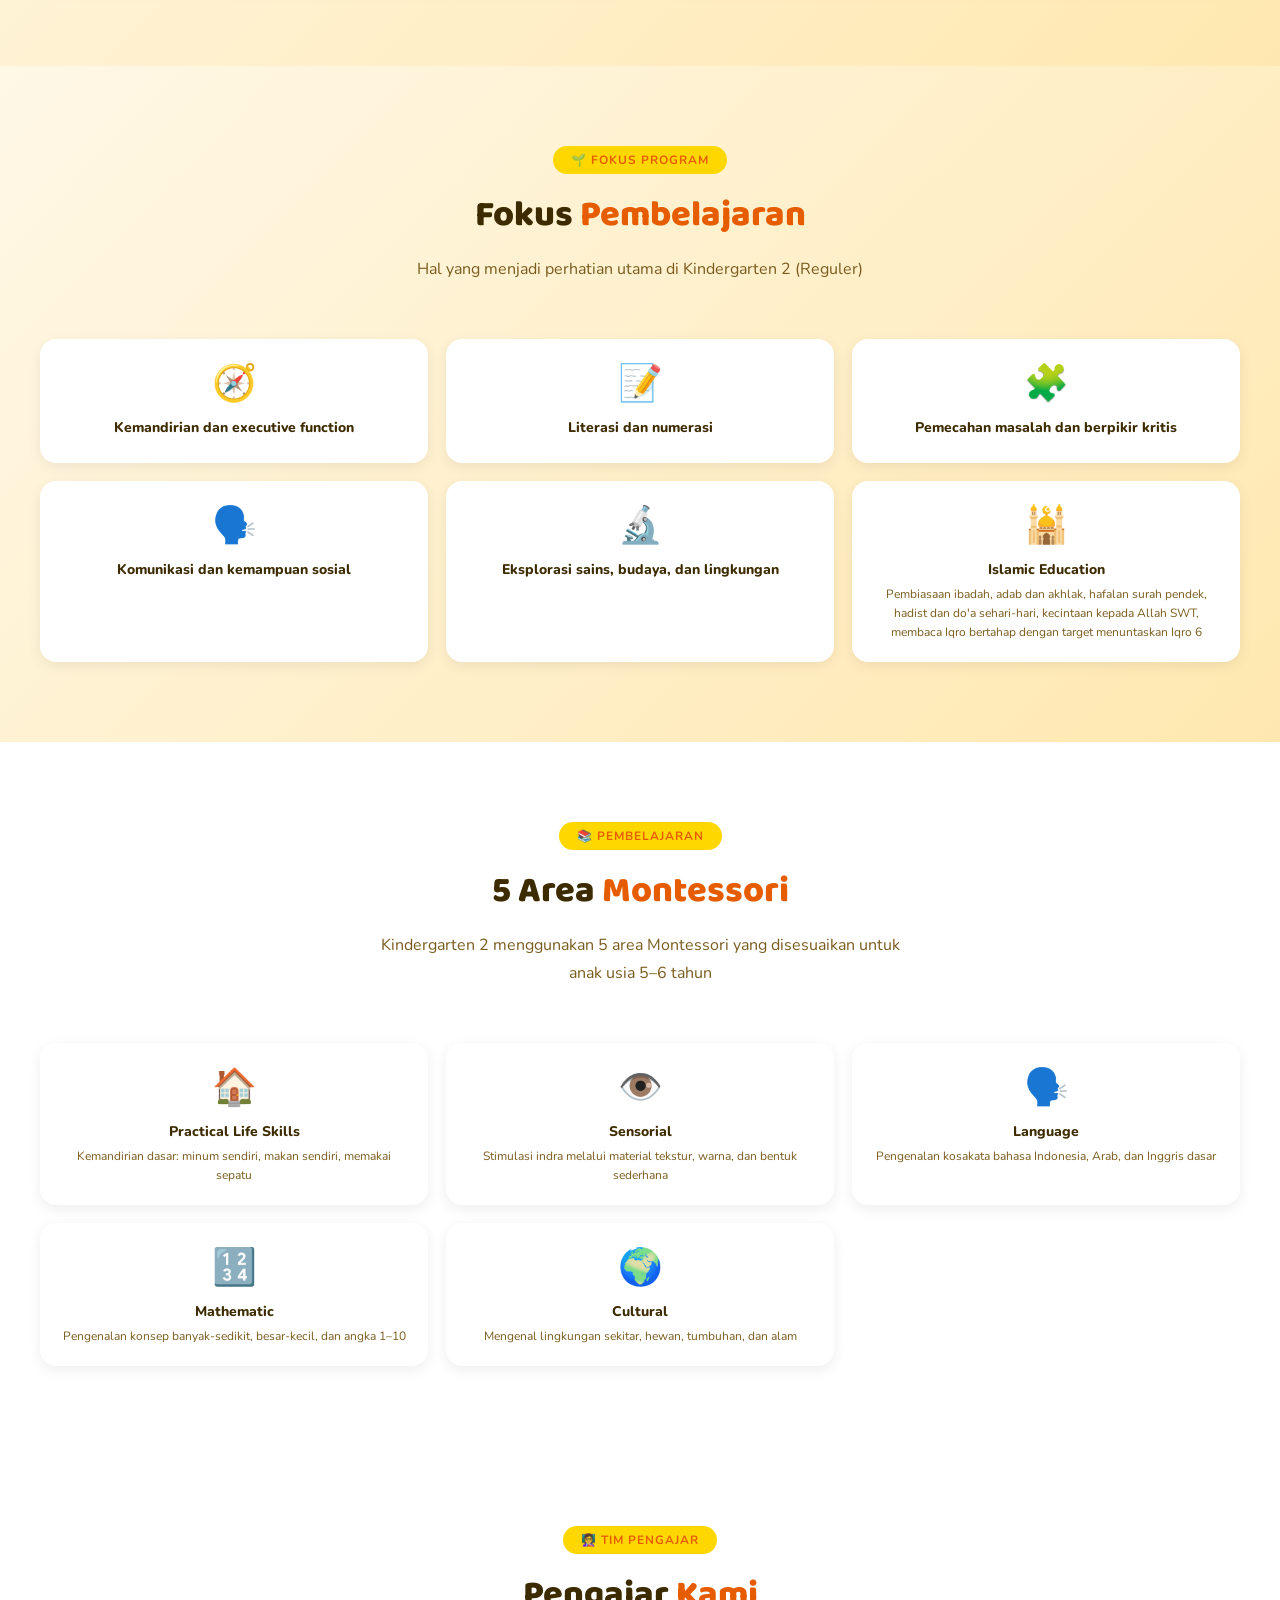
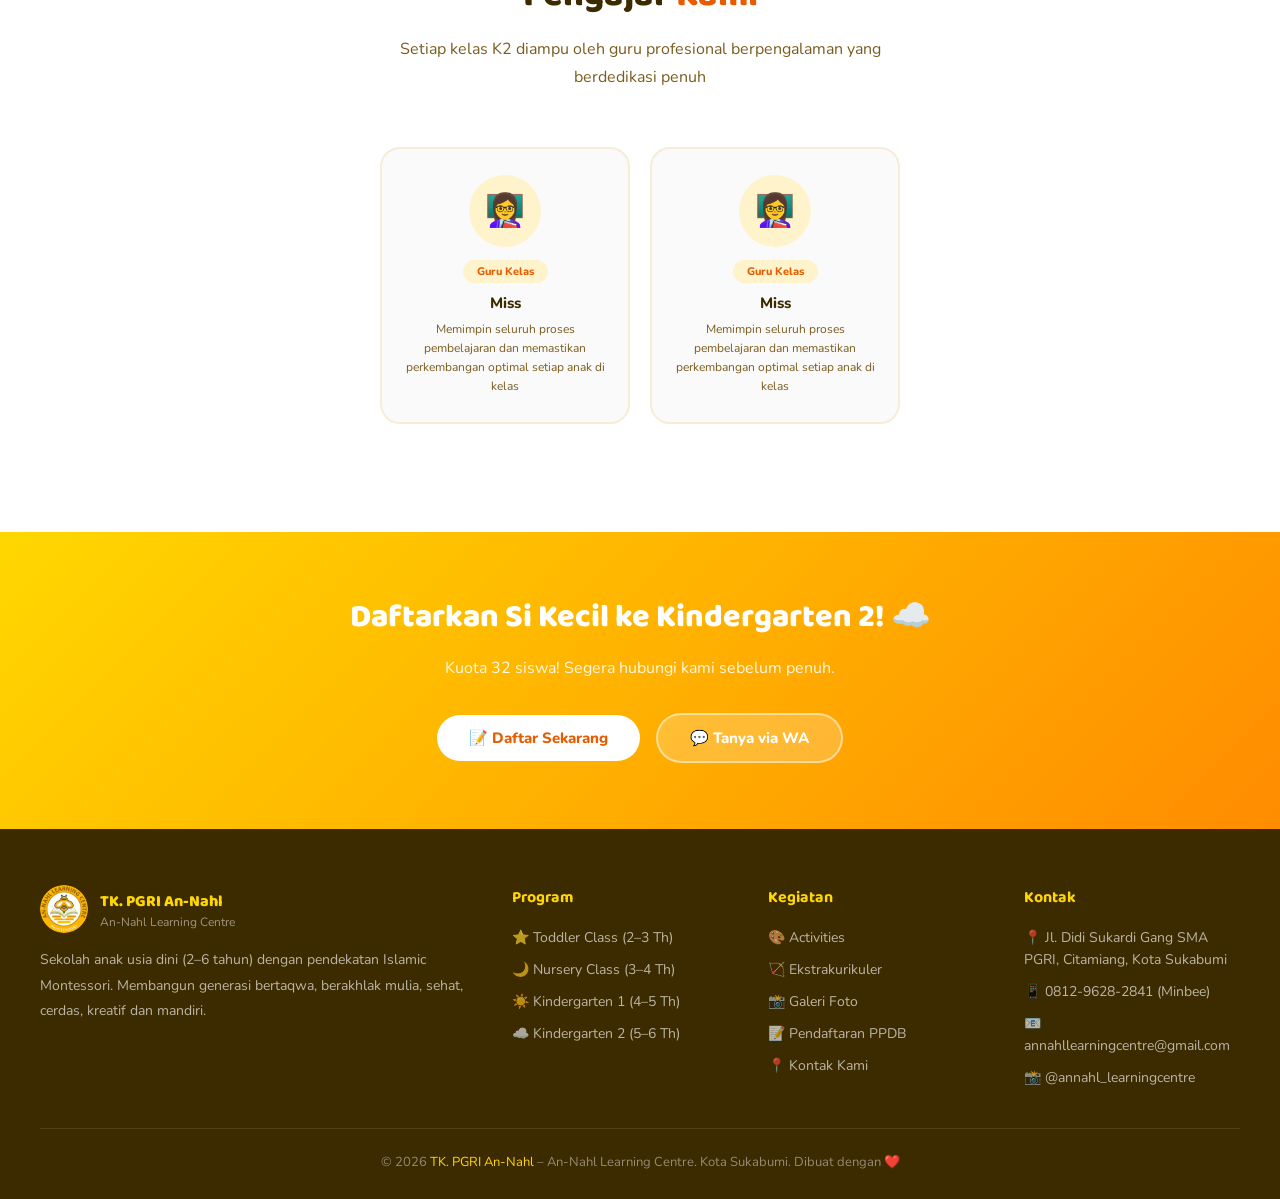
<file: k2.html>
<!DOCTYPE html>
<html lang="id">
<head>
  <meta charset="UTF-8"/><meta name="viewport" content="width=device-width, initial-scale=1.0"/>
  <link rel="icon" type="image/png" href="favicon.png"/>
  <meta name="description" content="Program Kindergarten 2 TK. PGRI An-Nahl untuk anak usia 5–6 tahun. Persiapan masuk SD dengan metode Islamic Montessori di Kota Sukabumi."/>
  <meta name="keywords" content="TK kelas 2 sukabumi, kindergarten sukabumi, TK An-Nahl K2, persiapan SD sukabumi, islamic montessori sukabumi"/>
  <meta name="author" content="TK. PGRI An-Nahl Learning Centre"/>
  <meta name="robots" content="index, follow"/>
  <link rel="canonical" href="https://www.annahl-learningcenter.com/k2"/>
  <meta property="og:type" content="website"/>
  <meta property="og:title" content="Kindergarten 2 – TK. PGRI An-Nahl Sukabumi"/>
  <meta property="og:description" content="Program K2 untuk anak usia 5–6 tahun. Persiapan masuk SD dengan metode Islamic Montessori di Kota Sukabumi."/>
  <meta property="og:image" content="https://www.annahl-learningcenter.com/favicon.png"/>
  <meta property="og:url" content="https://www.annahl-learningcenter.com/k2"/>
  <meta property="og:locale" content="id_ID"/>
  <meta name="twitter:card" content="summary"/>
  <meta name="twitter:title" content="Kindergarten 2 – TK. PGRI An-Nahl Sukabumi"/>
  <meta name="twitter:description" content="Program K2 untuk anak usia 5–6 tahun. Persiapan masuk SD dengan metode Islamic Montessori di Kota Sukabumi."/>
  <title>Kindergarten 2 – TK. PGRI An-Nahl</title>
  <link rel="stylesheet" href="style.css"/>
  <style>
    .prog-grid { display:grid; grid-template-columns:1fr 1fr; gap:60px; align-items:center; }
    .info-cards { display:grid; grid-template-columns:repeat(3,1fr); gap:14px; margin-top:24px; }
    .info-card { background:white; border-radius:14px; padding:16px; text-align:center; box-shadow:0 4px 12px rgba(0,0,0,0.07); }
    .info-card .val { font-family:'Baloo 2',cursive; font-size:24px; font-weight:800; color:#E65C00; }
    .info-card .lbl { font-size:12px; color:var(--text-light); font-weight:700; }
    .prog-img { width:100%; aspect-ratio:4/3; background:linear-gradient(135deg,#2196F3,#00BCD4); border-radius:28px; display:flex; align-items:center; justify-content:center; font-size:120px; box-shadow:0 20px 60px rgba(255,140,0,0.3); }
    .vm-grid { display:grid; grid-template-columns:1fr 1fr; gap:20px; }
    .vm-card { background:white; border-radius:18px; padding:24px; box-shadow:0 4px 16px rgba(0,0,0,0.07); }
    .vm-card h4 { font-family:'Baloo 2',cursive; font-size:18px; font-weight:800; color:#E65C00; margin-bottom:12px; }
    .vm-card ul { padding-left:16px; }
    .vm-card ul li { font-size:14px; color:var(--text-light); line-height:1.8; margin-bottom:4px; }
    .area-grid { display:grid; grid-template-columns:repeat(3,1fr); gap:18px; }
    .area-card { background:white; border-radius:16px; padding:20px; box-shadow:0 4px 14px rgba(0,0,0,0.07); text-align:center; transition:transform 0.3s; }
    .area-card:hover { transform:translateY(-4px); }
    .area-icon { font-size:36px; margin-bottom:10px; }
    .area-card h4 { font-weight:800; font-size:14px; margin-bottom:6px; }
    .area-card p { font-size:12px; color:var(--text-light); line-height:1.6; }
    @media(max-width:900px){ .prog-grid,.vm-grid { grid-template-columns:1fr; } .area-grid { grid-template-columns:repeat(2,1fr); } .info-cards { grid-template-columns:repeat(3,1fr); } }
    .teacher-grid { display:grid; gap:20px; margin-bottom:28px; }
    .teacher-2 { grid-template-columns:repeat(2,1fr); max-width:520px; margin-left:auto; margin-right:auto; }
    .teacher-card { background:#FAFAFA; border-radius:20px; padding:26px 18px; text-align:center; border:2px solid #F5EDD5; transition:transform 0.3s,box-shadow 0.3s; }
    .teacher-card:hover { transform:translateY(-4px); box-shadow:0 12px 28px rgba(0,0,0,0.09); }
    .teacher-avatar { width:72px; height:72px; border-radius:50%; display:flex; align-items:center; justify-content:center; font-size:32px; margin:0 auto 12px; }
    .teacher-role { display:inline-block; padding:4px 14px; border-radius:20px; font-size:11px; font-weight:800; margin-bottom:10px; }
    .teacher-card h4 { font-weight:800; font-size:15px; margin-bottom:7px; color:var(--text); }
    .teacher-card p { font-size:12px; color:var(--text-light); line-height:1.6; }
    .teacher-ratio { text-align:center; background:linear-gradient(135deg,#FFF3CC,#FFE0A0); border-radius:16px; padding:14px 24px; font-size:14px; color:var(--orange-dark); display:flex; align-items:center; justify-content:center; gap:10px; flex-wrap:wrap; }
    .teacher-ratio strong { font-size:15px; font-weight:800; }
    @media(max-width:480px){ .teacher-2 { grid-template-columns:1fr; } }
  </style>
</head>
<body>
  <div id="navbar"></div>
  <div class="page-hero">
    <div class="page-hero-tag">☁️ Program</div>
    <h1>Kindergarten 2 <span>(K2)</span></h1>
    <p>Kelas As-Sahab – Program pengenalan belajar yang aman, nyaman, dan menyenangkan untuk si kecil usia 5–6 tahun</p>
  </div>

  <section style="background:white"><div class="container prog-grid">
    <div>
      <div class="section-tag">✨ Tentang Program</div>
      <h2 class="section-title" style="text-align:left">Kindergarten 2 <span>As-Sahab</span></h2>
      <p style="color:var(--text-light);line-height:1.8;margin-bottom:14px">Program yang mempersiapkan anak menuju tahap pendidikan berikutnya dengan memperkuat kemandirian, kemampuan berpikir, komunikasi, serta kesiapan sosial dan emosional. Anak diberikan kesempatan untuk memperdalam konsep melalui eksplorasi, pengalaman langsung, dan pembelajaran yang bermakna.</p>
      <p style="color:var(--text-light);line-height:1.8">Dengan kuota 32 siswa, setiap anak mendapatkan perhatian personal yang memaksimalkan tumbuh kembangnya. K2 termasuk <strong>Kelas Reguler</strong>: Senin–Jumat pukul 07.30–12.30 WIB.</p>
      <div class="info-cards">
        <div class="info-card"><div class="val">5–6</div><div class="lbl">Tahun</div></div>
        <div class="info-card"><div class="val">32</div><div class="lbl">Kuota Siswa</div></div>
        <div class="info-card"><div class="val">07.30–12.30</div><div class="lbl">Jam Belajar</div></div>
      </div>
    </div>
    <div><div class="prog-img" style="font-size:0"><img src="assets/K2.webp" alt="Kindergarten 2 As-Sahab" style="width:100%;height:100%;object-fit:cover;border-radius:28px"/></div></div>
  </div></section>

  <section style="background:linear-gradient(135deg,#FFF8E7,#FFE8B0)"><div class="container">
    <div class="section-header">
      <div class="section-tag">🎯 Visi & Misi</div>
      <h2 class="section-title">Visi & Misi <span>TK. PGRI An-Nahl</span></h2>
    </div>
    <div class="vm-grid">
      <div class="vm-card">
        <h4>🌟 Visi</h4>
        <p style="font-size:15px;font-weight:700;color:var(--text);line-height:1.7">Mewujudkan insan bertaqwa, berakhlak mulia, sehat, cerdas, kreatif dan mandiri</p>
      </div>
      <div class="vm-card">
        <h4>🎯 Misi</h4>
        <ul>
          <li>Membentuk peserta didik rajin beribadah</li>
          <li>Membiasakan berperilaku akhlak mulia dalam kehidupan sehari-hari</li>
          <li>Mengedukasi dan membiasakan seluruh warga sekolah untuk menerapkan pola hidup sehat</li>
          <li>Menyediakan kurikulum dan metode pengajaran yang berkualitas untuk meningkatkan kecerdasan dan keterampilan peserta didik</li>
          <li>Menciptakan lingkungan sekolah yang mampu mengembangkan kreativitas dan potensi peserta didik</li>
          <li>Menyediakan lingkungan belajar yang mampu menumbuhkan kemandirian, rasa tanggung jawab dan percaya diri</li>
        </ul>
      </div>
    </div>
  </div></section>

  <section style="background:linear-gradient(135deg,#FFF8E7,#FFE8B0)"><div class="container">
    <div class="section-header">
      <div class="section-tag">🌱 Fokus Program</div>
      <h2 class="section-title">Fokus <span>Pembelajaran</span></h2>
      <p class="section-desc">Hal yang menjadi perhatian utama di Kindergarten 2 (Reguler)</p>
    </div>
    <div class="area-grid">
      <div class="area-card"><div class="area-icon">🧭</div><h4>Kemandirian dan executive function</h4></div>
      <div class="area-card"><div class="area-icon">📝</div><h4>Literasi dan numerasi</h4></div>
      <div class="area-card"><div class="area-icon">🧩</div><h4>Pemecahan masalah dan berpikir kritis</h4></div>
      <div class="area-card"><div class="area-icon">🗣️</div><h4>Komunikasi dan kemampuan sosial</h4></div>
      <div class="area-card"><div class="area-icon">🔬</div><h4>Eksplorasi sains, budaya, dan lingkungan</h4></div>
      <div class="area-card"><div class="area-icon">🕌</div><h4>Islamic Education</h4><p>Pembiasaan ibadah, adab dan akhlak, hafalan surah pendek, hadist dan do'a sehari-hari, kecintaan kepada Allah SWT, membaca Iqro bertahap dengan target menuntaskan Iqro 6</p></div>
    </div>
  </div></section>

  <section style="background:white"><div class="container">
    <div class="section-header">
      <div class="section-tag">📚 Pembelajaran</div>
      <h2 class="section-title">5 Area <span>Montessori</span></h2>
      <p class="section-desc">Kindergarten 2 menggunakan 5 area Montessori yang disesuaikan untuk anak usia 5–6 tahun</p>
    </div>
    <div class="area-grid">
      <div class="area-card"><div class="area-icon">🏠</div><h4>Practical Life Skills</h4><p>Kemandirian dasar: minum sendiri, makan sendiri, memakai sepatu</p></div>
      <div class="area-card"><div class="area-icon">👁️</div><h4>Sensorial</h4><p>Stimulasi indra melalui material tekstur, warna, dan bentuk sederhana</p></div>
      <div class="area-card"><div class="area-icon">🗣️</div><h4>Language</h4><p>Pengenalan kosakata bahasa Indonesia, Arab, dan Inggris dasar</p></div>
      <div class="area-card"><div class="area-icon">🔢</div><h4>Mathematic</h4><p>Pengenalan konsep banyak-sedikit, besar-kecil, dan angka 1–10</p></div>
      <div class="area-card"><div class="area-icon">🌍</div><h4>Cultural</h4><p>Mengenal lingkungan sekitar, hewan, tumbuhan, dan alam</p></div>
    </div>
  </div></section>

  <!-- TIM PENGAJAR -->
  <section style="background:white"><div class="container">
    <div class="section-header">
      <div class="section-tag">👩‍🏫 Tim Pengajar</div>
      <h2 class="section-title">Pengajar <span>Kami</span></h2>
      <p class="section-desc">Setiap kelas K2 diampu oleh guru profesional berpengalaman yang berdedikasi penuh</p>
    </div>
    <div class="teacher-grid teacher-2">
      <div class="teacher-card">
        <div class="teacher-avatar" style="background:#FFF3CC">👩‍🏫</div>
        <span class="teacher-role" style="background:#FFF3CC;color:#E65C00">Guru Kelas</span>
        <h4>Miss</h4>
        <p>Memimpin seluruh proses pembelajaran dan memastikan perkembangan optimal setiap anak di kelas</p>
      </div>
      <div class="teacher-card">
        <div class="teacher-avatar" style="background:#FFF3CC">👩‍🏫</div>
        <span class="teacher-role" style="background:#FFF3CC;color:#E65C00">Guru Kelas</span>
        <h4>Miss</h4>
        <p>Memimpin seluruh proses pembelajaran dan memastikan perkembangan optimal setiap anak di kelas</p>
      </div>
    </div>
  </div></section>

  <div style="background:linear-gradient(135deg,#FFD700,#FF8C00);padding:60px 40px;text-align:center;color:white">
    <h2 style="font-family:'Baloo 2',cursive;font-size:32px;font-weight:800;margin-bottom:14px">Daftarkan Si Kecil ke Kindergarten 2! ☁️</h2>
    <p style="font-size:16px;opacity:0.9;margin-bottom:28px">Kuota 32 siswa! Segera hubungi kami sebelum penuh.</p>
    <a href="ppdb" style="background:white;color:#E65C00;padding:13px 32px;border-radius:30px;text-decoration:none;font-weight:800;font-size:15px;display:inline-block;margin:6px">📝 Daftar Sekarang</a>
    <a href="https://wa.me/6281296282841" target="_blank" style="background:rgba(255,255,255,0.2);color:white;padding:13px 32px;border-radius:30px;text-decoration:none;font-weight:800;font-size:15px;display:inline-block;margin:6px;border:2px solid rgba(255,255,255,0.5)">💬 Tanya via WA</a>
  </div>

  <div id="footer"></div>
  <script src="main.js"></script>
  <script>renderNavbar(); renderFooter();</script>
</body>
</html>
</file>
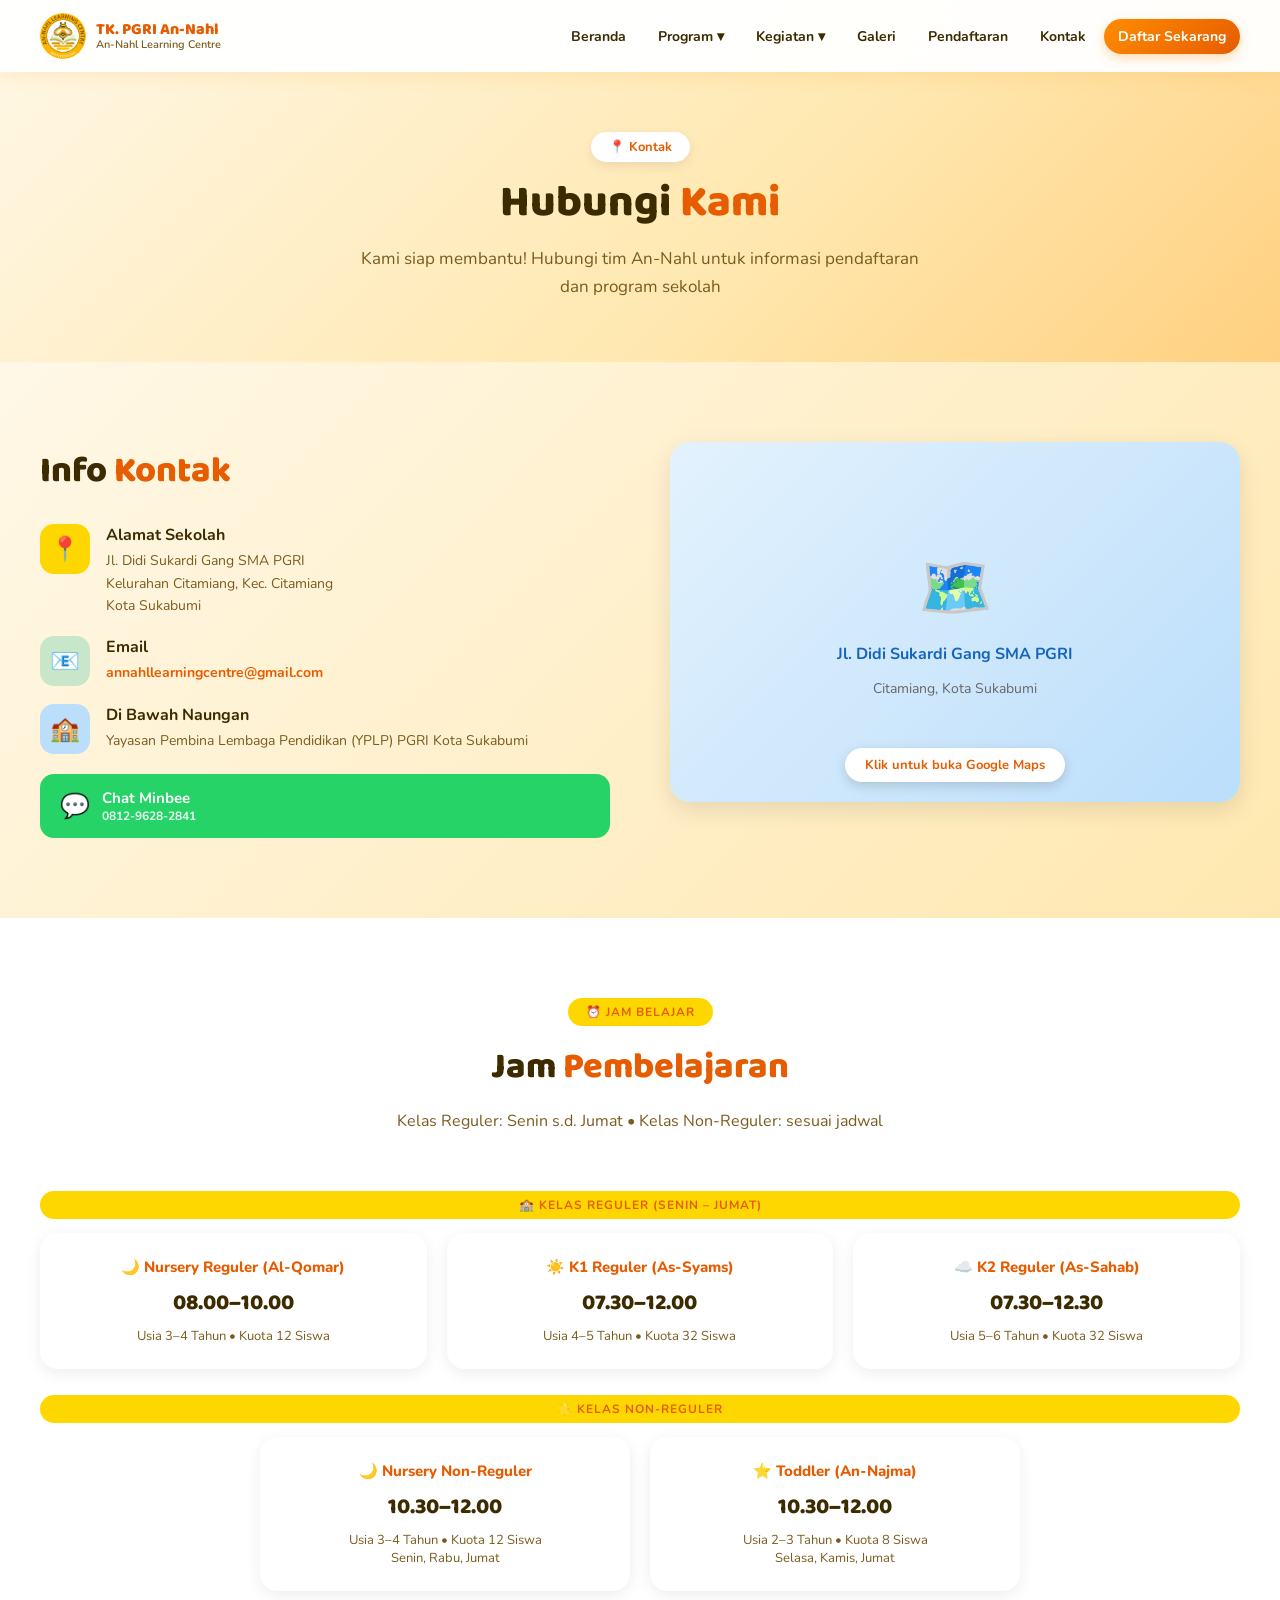
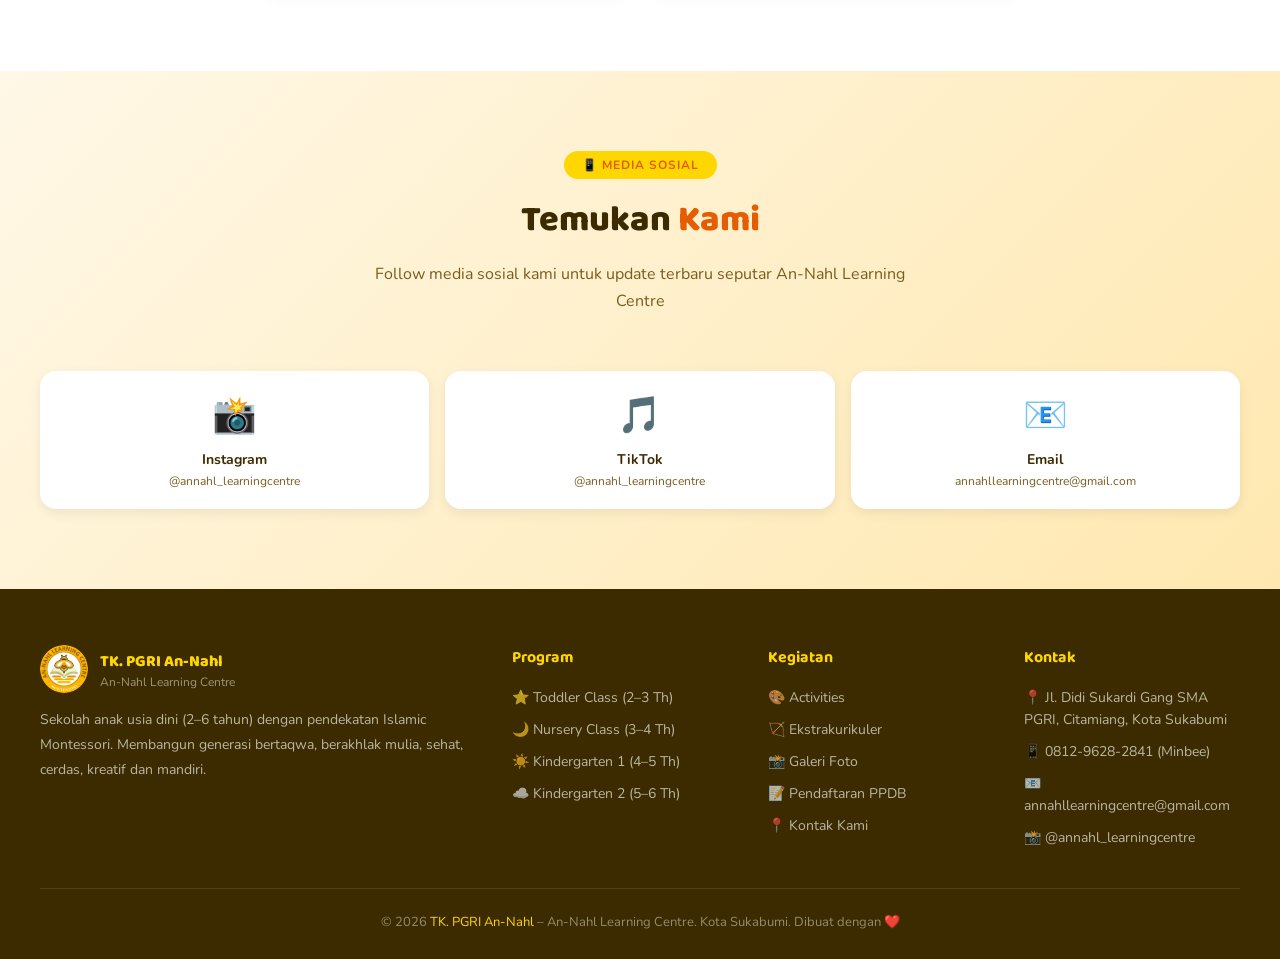
<file: kontak.html>
<!DOCTYPE html>
<html lang="id">
<head>
  <meta charset="UTF-8"/>
  <meta name="viewport" content="width=device-width, initial-scale=1.0"/>
  <link rel="icon" type="image/png" href="favicon.png"/>
  <meta name="description" content="Hubungi TK. PGRI An-Nahl Learning Centre Sukabumi. Temukan lokasi, nomor WhatsApp, dan email kami. Kunjungi atau hubungi kami sekarang!"/>
  <meta name="keywords" content="kontak TK An-Nahl sukabumi, alamat TK sukabumi, telepon TK An-Nahl, lokasi PAUD sukabumi"/>
  <meta name="author" content="TK. PGRI An-Nahl Learning Centre"/>
  <meta name="robots" content="index, follow"/>
  <link rel="canonical" href="https://www.annahl-learningcenter.com/kontak"/>
  <meta property="og:type" content="website"/>
  <meta property="og:title" content="Kontak – TK. PGRI An-Nahl Sukabumi"/>
  <meta property="og:description" content="Temukan lokasi, nomor WhatsApp, dan email TK. PGRI An-Nahl Learning Centre Sukabumi. Kunjungi atau hubungi kami sekarang!"/>
  <meta property="og:image" content="https://www.annahl-learningcenter.com/favicon.png"/>
  <meta property="og:url" content="https://www.annahl-learningcenter.com/kontak"/>
  <meta property="og:locale" content="id_ID"/>
  <meta name="twitter:card" content="summary"/>
  <meta name="twitter:title" content="Kontak – TK. PGRI An-Nahl Sukabumi"/>
  <meta name="twitter:description" content="Temukan lokasi, nomor WhatsApp, dan email TK. PGRI An-Nahl Learning Centre Sukabumi."/>
  <title>Kontak – TK. PGRI An-Nahl</title>
  <link rel="stylesheet" href="style.css"/>
  <style>
    .kontak-grid { display:grid; grid-template-columns:1fr 1fr; gap:60px; }
    .kontak-list { display:flex; flex-direction:column; gap:18px; }
    .kontak-item { display:flex; gap:16px; align-items:flex-start; }
    .kontak-icon { width:50px; height:50px; border-radius:14px; display:flex; align-items:center; justify-content:center; font-size:24px; flex-shrink:0; }
    .kontak-detail h4 { font-weight:700; margin-bottom:4px; }
    .kontak-detail p { font-size:14px; color:var(--text-light); line-height:1.6; }
    .kontak-detail a { color:var(--orange-dark); font-weight:700; text-decoration:none; }
    .kontak-detail a:hover { text-decoration:underline; }
    .map-box { width:100%; height:360px; background:linear-gradient(135deg,#E3F2FD,#BBDEFB); border-radius:20px; display:flex; align-items:center; justify-content:center; flex-direction:column; gap:14px; box-shadow:0 8px 24px rgba(0,0,0,0.1); cursor:pointer; position:relative; overflow:hidden; }
    .map-box::after { content:'Klik untuk buka Google Maps'; position:absolute; bottom:20px; left:50%; transform:translateX(-50%); background:white; padding:8px 20px; border-radius:20px; font-size:13px; font-weight:700; color:var(--orange-dark); white-space:nowrap; box-shadow:0 4px 12px rgba(0,0,0,0.15); }
    .wa-btns { display:flex; flex-direction:column; gap:12px; margin-top:20px; }
    .wa-btn { display:flex; align-items:center; gap:12px; background:#25D366; color:white; padding:14px 20px; border-radius:14px; text-decoration:none; font-weight:700; font-size:15px; transition:all 0.3s; }
    .wa-btn:hover { background:#128C7E; transform:translateY(-2px); }
    .jam-grid { display:grid; grid-template-columns:repeat(3,1fr); gap:20px; }
    .jam-card { background:white; border-radius:18px; padding:24px; box-shadow:0 4px 16px rgba(0,0,0,0.07); text-align:center; }
    .jam-card .day { font-weight:800; font-size:15px; color:var(--orange-dark); margin-bottom:8px; }
    .jam-card .time { font-size:13px; color:var(--text-light); margin-top:6px; }
    .sosmed-grid { display:grid; grid-template-columns:repeat(3,1fr); gap:16px; }
    .sosmed-card { background:white; border-radius:16px; padding:20px; box-shadow:0 4px 12px rgba(0,0,0,0.07); text-align:center; text-decoration:none; color:var(--text); transition:transform 0.3s; display:block; }
    .sosmed-card:hover { transform:translateY(-4px); }
    .sosmed-card .icon { font-size:36px; margin-bottom:10px; }
    .sosmed-card h4 { font-weight:700; font-size:14px; margin-bottom:4px; }
    .sosmed-card p { font-size:12px; color:var(--text-light); word-break:break-all; }
    @media(max-width:900px){ .kontak-grid { grid-template-columns:1fr; } .jam-grid { grid-template-columns:repeat(2,1fr); } .sosmed-grid { grid-template-columns:1fr; } }
    @media(max-width:600px){ .jam-grid,.sosmed-grid { grid-template-columns:1fr; } }
  </style>
</head>
<body>
  <div id="navbar"></div>

  <div class="page-hero">
    <div class="page-hero-tag">📍 Kontak</div>
    <h1>Hubungi <span>Kami</span></h1>
    <p>Kami siap membantu! Hubungi tim An-Nahl untuk informasi pendaftaran dan program sekolah</p>
  </div>

  <section style="background:linear-gradient(135deg,#FFF8E7,#FFE8B0)">
    <div class="container kontak-grid">
      <div>
        <h2 class="section-title" style="text-align:left;margin-bottom:24px">Info <span>Kontak</span></h2>
        <div class="kontak-list">
          <div class="kontak-item">
            <div class="kontak-icon" style="background:var(--yellow)">📍</div>
            <div class="kontak-detail">
              <h4>Alamat Sekolah</h4>
              <p>Jl. Didi Sukardi Gang SMA PGRI<br>Kelurahan Citamiang, Kec. Citamiang<br>Kota Sukabumi</p>
            </div>
          </div>
          <div class="kontak-item">
            <div class="kontak-icon" style="background:#C8E6C9">📧</div>
            <div class="kontak-detail">
              <h4>Email</h4>
              <p><a href="mailto:annahllearningcentre&#64;gmail.com">annahllearningcentre&#64;gmail.com</a></p>
            </div>
          </div>
          <div class="kontak-item">
            <div class="kontak-icon" style="background:#BBDEFB">🏫</div>
            <div class="kontak-detail">
              <h4>Di Bawah Naungan</h4>
              <p>Yayasan Pembina Lembaga Pendidikan (YPLP) PGRI Kota Sukabumi</p>
            </div>
          </div>
        </div>
        <div class="wa-btns">
          <a href="https://wa.me/6281296282841" target="_blank" class="wa-btn">
            <span style="font-size:24px">💬</span>
            <div><div>Chat Minbee</div><div style="font-size:12px;opacity:0.9">0812-9628-2841</div></div>
          </a>
        </div>
      </div>
      <div>
        <div class="map-box" onclick="window.open('https://maps.google.com/?q=Jl.+Didi+Sukardi+Gang+SMA+PGRI+Citamiang+Kota+Sukabumi','_blank')">
          <div style="font-size:60px">🗺️</div>
          <div style="font-weight:700;color:#1565C0;text-align:center;padding:0 20px">Jl. Didi Sukardi Gang SMA PGRI</div>
          <div style="font-size:14px;color:#666">Citamiang, Kota Sukabumi</div>
        </div>
      </div>
    </div>
  </section>

  <section style="background:white">
    <div class="container">
      <div class="section-header">
        <div class="section-tag">⏰ Jam Belajar</div>
        <h2 class="section-title">Jam <span>Pembelajaran</span></h2>
        <p class="section-desc">Kelas Reguler: Senin s.d. Jumat • Kelas Non-Reguler: sesuai jadwal</p>
      </div>
      <div class="section-tag" style="text-align:center;display:block;margin-bottom:14px">🏫 Kelas Reguler (Senin – Jumat)</div>
      <div class="jam-grid">
        <div class="jam-card">
          <div class="day">🌙 Nursery Reguler (Al-Qomar)</div>
          <div style="font-size:22px;font-weight:800;color:var(--text);font-family:'Baloo 2',cursive">08.00–10.00</div>
          <div class="time">Usia 3–4 Tahun • Kuota 12 Siswa</div>
        </div>
        <div class="jam-card">
          <div class="day">☀️ K1 Reguler (As-Syams)</div>
          <div style="font-size:22px;font-weight:800;color:var(--text);font-family:'Baloo 2',cursive">07.30–12.00</div>
          <div class="time">Usia 4–5 Tahun • Kuota 32 Siswa</div>
        </div>
        <div class="jam-card">
          <div class="day">☁️ K2 Reguler (As-Sahab)</div>
          <div style="font-size:22px;font-weight:800;color:var(--text);font-family:'Baloo 2',cursive">07.30–12.30</div>
          <div class="time">Usia 5–6 Tahun • Kuota 32 Siswa</div>
        </div>
      </div>
      <div class="section-tag" style="text-align:center;display:block;margin:26px 0 14px">🌟 Kelas Non-Reguler</div>
      <div class="jam-grid" style="grid-template-columns:repeat(2,1fr);max-width:760px;margin:0 auto">
        <div class="jam-card">
          <div class="day">🌙 Nursery Non-Reguler</div>
          <div style="font-size:22px;font-weight:800;color:var(--text);font-family:'Baloo 2',cursive">10.30–12.00</div>
          <div class="time">Usia 3–4 Tahun • Kuota 12 Siswa<br>Senin, Rabu, Jumat</div>
        </div>
        <div class="jam-card">
          <div class="day">⭐ Toddler (An-Najma)</div>
          <div style="font-size:22px;font-weight:800;color:var(--text);font-family:'Baloo 2',cursive">10.30–12.00</div>
          <div class="time">Usia 2–3 Tahun • Kuota 8 Siswa<br>Selasa, Kamis, Jumat</div>
        </div>
      </div>
    </div>
  </section>

  <section style="background:linear-gradient(135deg,#FFF8E7,#FFE8B0)">
    <div class="container">
      <div class="section-header">
        <div class="section-tag">📱 Media Sosial</div>
        <h2 class="section-title">Temukan <span>Kami</span></h2>
        <p class="section-desc">Follow media sosial kami untuk update terbaru seputar An-Nahl Learning Centre</p>
      </div>
      <div class="sosmed-grid">
        <a href="https://instagram.com/annahl_learningcentre" target="_blank" class="sosmed-card">
          <div class="icon">📸</div>
          <h4>Instagram</h4>
          <p>@annahl_learningcentre</p>
        </a>
        <a href="https://tiktok.com/@annahl_learningcentre" target="_blank" class="sosmed-card">
          <div class="icon">🎵</div>
          <h4>TikTok</h4>
          <p>@annahl_learningcentre</p>
        </a>
        <a href="mailto:annahllearningcentre&#64;gmail.com" class="sosmed-card">
          <div class="icon">📧</div>
          <h4>Email</h4>
          <p>annahllearningcentre&#64;gmail.com</p>
        </a>
      </div>
    </div>
  </section>

  <div id="footer"></div>
  <script src="main.js"></script>
  <script>renderNavbar(); renderFooter();</script>
</body>
</html>
</file>
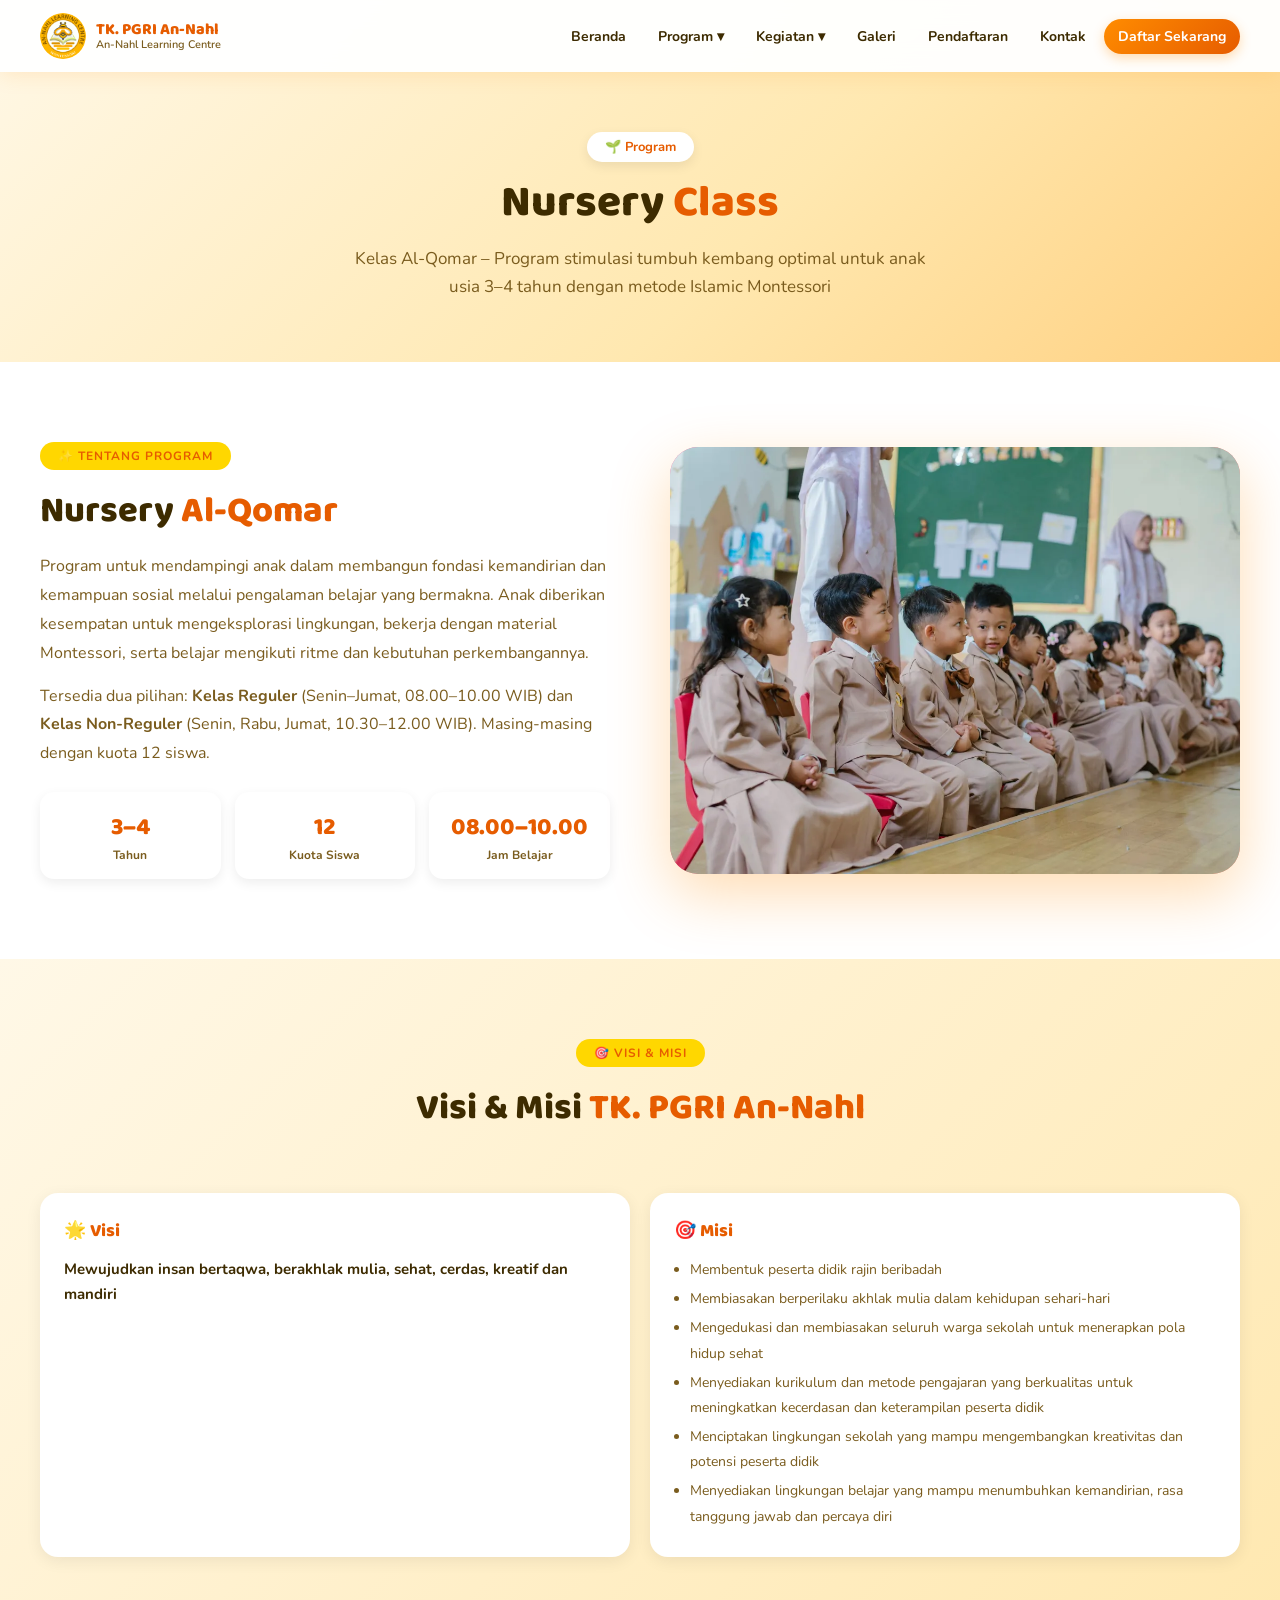
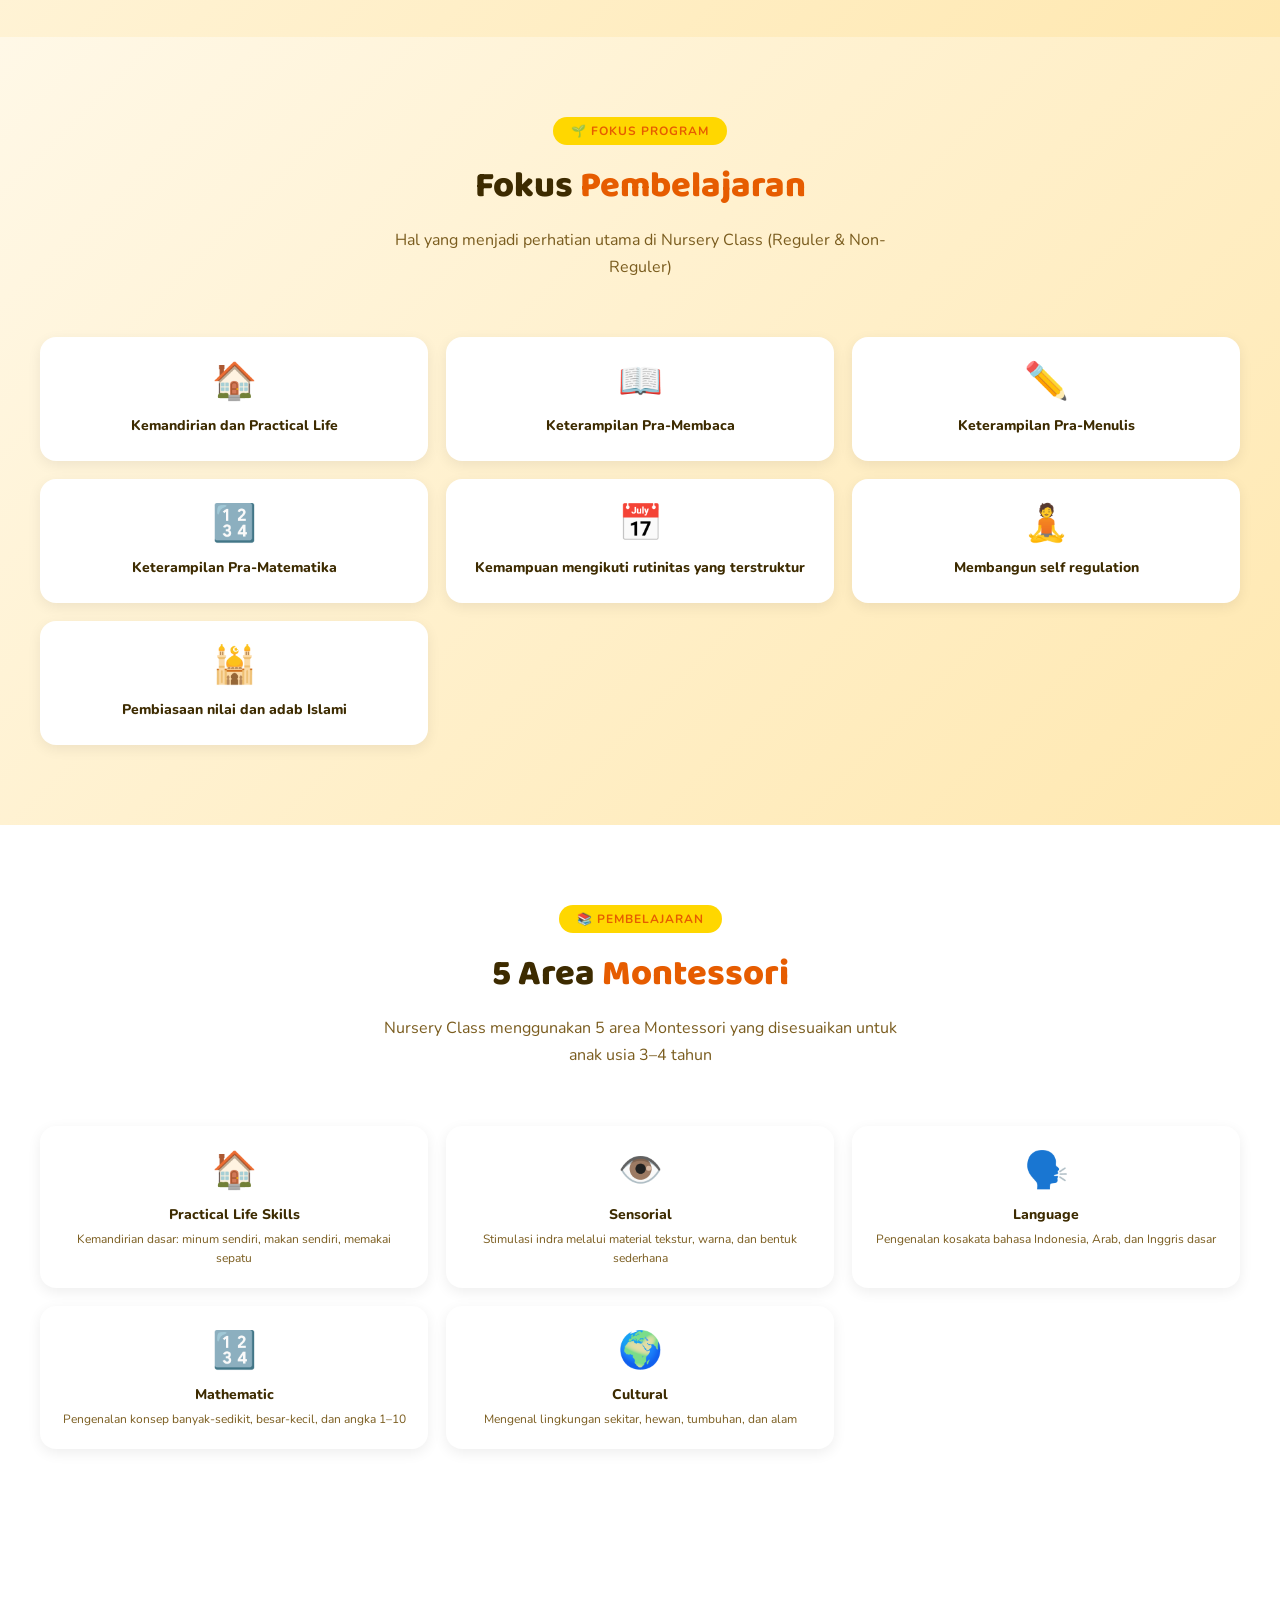
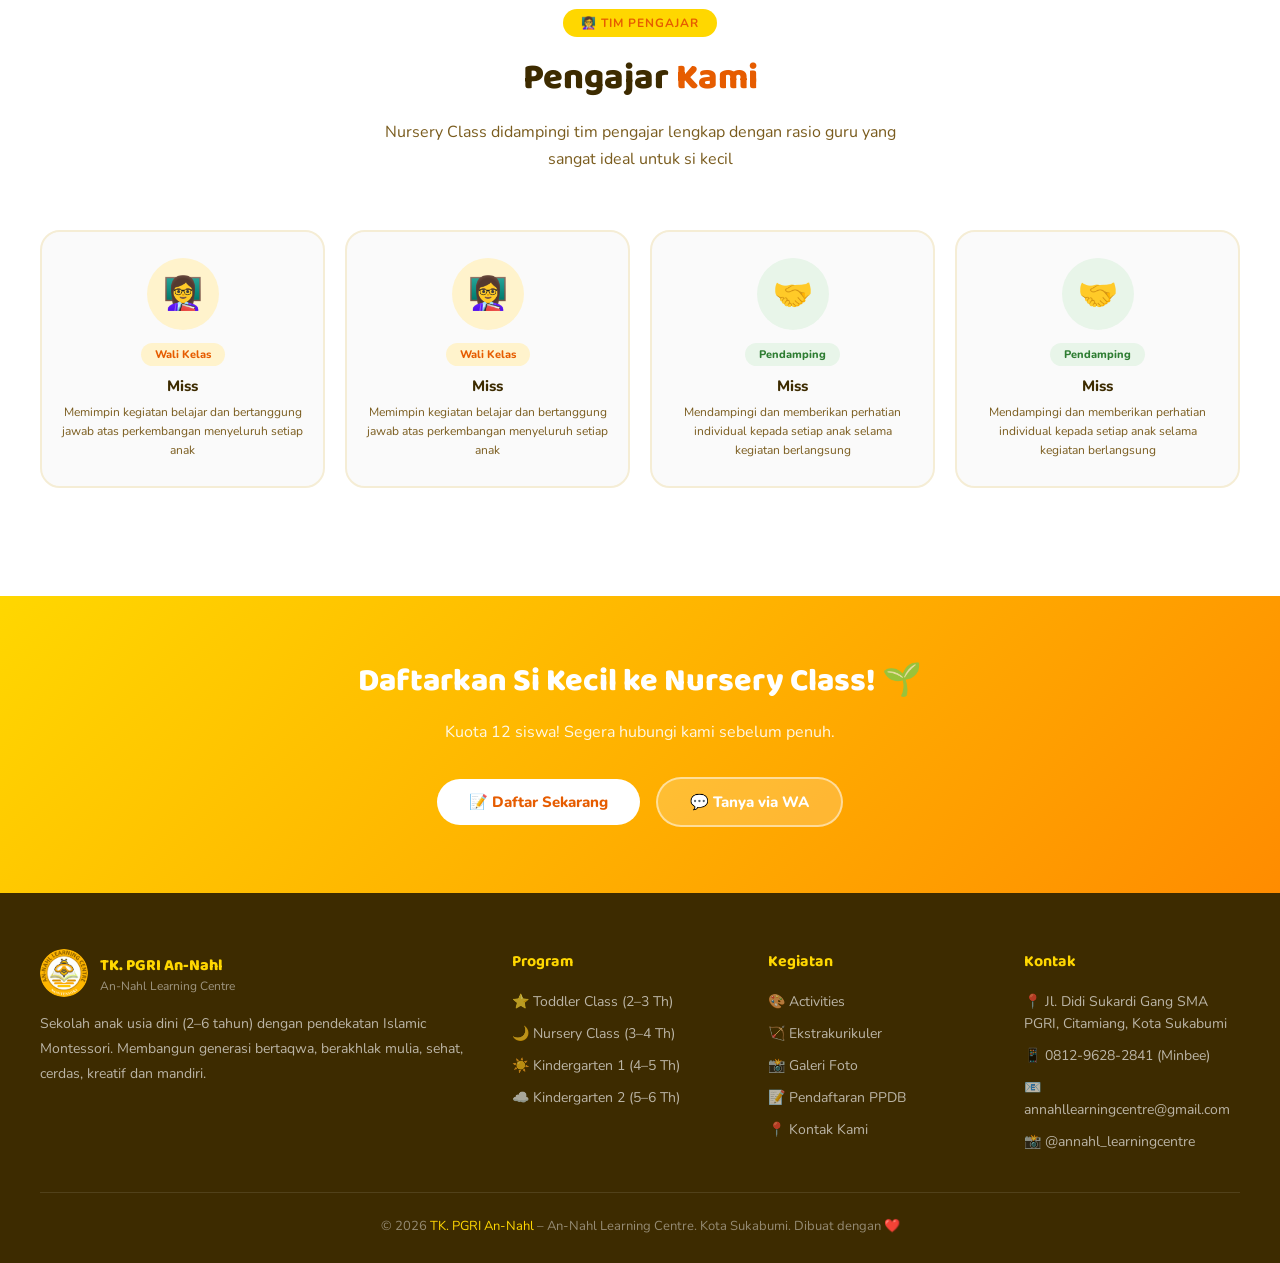
<file: nursery.html>
<!DOCTYPE html>
<html lang="id">
<head>
  <meta charset="UTF-8"/><meta name="viewport" content="width=device-width, initial-scale=1.0"/>
  <link rel="icon" type="image/png" href="favicon.png"/>
  <meta name="description" content="Program Nursery TK. PGRI An-Nahl untuk anak usia 3–4 tahun. Metode Islamic Montessori dengan pendekatan bermain di Kota Sukabumi."/>
  <meta name="keywords" content="nursery sukabumi, PAUD usia 3 tahun sukabumi, TK An-Nahl nursery, montessori sukabumi"/>
  <meta name="author" content="TK. PGRI An-Nahl Learning Centre"/>
  <meta name="robots" content="index, follow"/>
  <link rel="canonical" href="https://www.annahl-learningcenter.com/nursery"/>
  <meta property="og:type" content="website"/>
  <meta property="og:title" content="Nursery Class – TK. PGRI An-Nahl Sukabumi"/>
  <meta property="og:description" content="Program Nursery untuk anak usia 3–4 tahun. Metode Islamic Montessori dengan pendekatan bermain di Kota Sukabumi."/>
  <meta property="og:image" content="https://www.annahl-learningcenter.com/favicon.png"/>
  <meta property="og:url" content="https://www.annahl-learningcenter.com/nursery"/>
  <meta property="og:locale" content="id_ID"/>
  <meta name="twitter:card" content="summary"/>
  <meta name="twitter:title" content="Nursery Class – TK. PGRI An-Nahl Sukabumi"/>
  <meta name="twitter:description" content="Program Nursery untuk anak usia 3–4 tahun. Metode Islamic Montessori dengan pendekatan bermain di Kota Sukabumi."/>
  <title>Nursery Class – TK. PGRI An-Nahl</title>
  <link rel="stylesheet" href="style.css"/>
  <style>
    .prog-grid { display:grid; grid-template-columns:1fr 1fr; gap:60px; align-items:center; }
    .info-cards { display:grid; grid-template-columns:repeat(3,1fr); gap:14px; margin-top:24px; }
    .info-card { background:white; border-radius:14px; padding:16px; text-align:center; box-shadow:0 4px 12px rgba(0,0,0,0.07); }
    .info-card .val { font-family:'Baloo 2',cursive; font-size:24px; font-weight:800; color:#E65C00; }
    .info-card .lbl { font-size:12px; color:var(--text-light); font-weight:700; }
    .prog-img { width:100%; aspect-ratio:4/3; background:linear-gradient(135deg,#FF6B9D,#FF8C69); border-radius:28px; display:flex; align-items:center; justify-content:center; font-size:120px; box-shadow:0 20px 60px rgba(255,140,0,0.3); }
    .vm-grid { display:grid; grid-template-columns:1fr 1fr; gap:20px; }
    .vm-card { background:white; border-radius:18px; padding:24px; box-shadow:0 4px 16px rgba(0,0,0,0.07); }
    .vm-card h4 { font-family:'Baloo 2',cursive; font-size:18px; font-weight:800; color:#E65C00; margin-bottom:12px; }
    .vm-card ul { padding-left:16px; }
    .vm-card ul li { font-size:14px; color:var(--text-light); line-height:1.8; margin-bottom:4px; }
    .area-grid { display:grid; grid-template-columns:repeat(3,1fr); gap:18px; }
    .area-card { background:white; border-radius:16px; padding:20px; box-shadow:0 4px 14px rgba(0,0,0,0.07); text-align:center; transition:transform 0.3s; }
    .area-card:hover { transform:translateY(-4px); }
    .area-icon { font-size:36px; margin-bottom:10px; }
    .area-card h4 { font-weight:800; font-size:14px; margin-bottom:6px; }
    .area-card p { font-size:12px; color:var(--text-light); line-height:1.6; }
    @media(max-width:900px){ .prog-grid,.vm-grid { grid-template-columns:1fr; } .area-grid { grid-template-columns:repeat(2,1fr); } .info-cards { grid-template-columns:repeat(3,1fr); } }
    .teacher-grid { display:grid; gap:20px; margin-bottom:28px; }
    .teacher-4 { grid-template-columns:repeat(4,1fr); }
    .teacher-card { background:#FAFAFA; border-radius:20px; padding:26px 18px; text-align:center; border:2px solid #F5EDD5; transition:transform 0.3s,box-shadow 0.3s; }
    .teacher-card:hover { transform:translateY(-4px); box-shadow:0 12px 28px rgba(0,0,0,0.09); }
    .teacher-avatar { width:72px; height:72px; border-radius:50%; display:flex; align-items:center; justify-content:center; font-size:32px; margin:0 auto 12px; }
    .teacher-role { display:inline-block; padding:4px 14px; border-radius:20px; font-size:11px; font-weight:800; margin-bottom:10px; }
    .teacher-card h4 { font-weight:800; font-size:15px; margin-bottom:7px; color:var(--text); }
    .teacher-card p { font-size:12px; color:var(--text-light); line-height:1.6; }
    .teacher-ratio { text-align:center; background:linear-gradient(135deg,#FFF3CC,#FFE0A0); border-radius:16px; padding:14px 24px; font-size:14px; color:var(--orange-dark); display:flex; align-items:center; justify-content:center; gap:10px; flex-wrap:wrap; }
    .teacher-ratio strong { font-size:15px; font-weight:800; }
    @media(max-width:700px){ .teacher-4 { grid-template-columns:repeat(2,1fr); } }
    @media(max-width:480px){ .teacher-4 { grid-template-columns:1fr; } }
  </style>
</head>
<body>
  <div id="navbar"></div>
  <div class="page-hero">
    <div class="page-hero-tag">🌱 Program</div>
    <h1>Nursery <span>Class</span></h1>
    <p>Kelas Al-Qomar – Program stimulasi tumbuh kembang optimal untuk anak usia 3–4 tahun dengan metode Islamic Montessori</p>
  </div>

  <section style="background:white"><div class="container prog-grid">
    <div>
      <div class="section-tag">✨ Tentang Program</div>
      <h2 class="section-title" style="text-align:left">Nursery <span>Al-Qomar</span></h2>
      <p style="color:var(--text-light);line-height:1.8;margin-bottom:14px">Program untuk mendampingi anak dalam membangun fondasi kemandirian dan kemampuan sosial melalui pengalaman belajar yang bermakna. Anak diberikan kesempatan untuk mengeksplorasi lingkungan, bekerja dengan material Montessori, serta belajar mengikuti ritme dan kebutuhan perkembangannya.</p>
      <p style="color:var(--text-light);line-height:1.8">Tersedia dua pilihan: <strong>Kelas Reguler</strong> (Senin–Jumat, 08.00–10.00 WIB) dan <strong>Kelas Non-Reguler</strong> (Senin, Rabu, Jumat, 10.30–12.00 WIB). Masing-masing dengan kuota 12 siswa.</p>
      <div class="info-cards">
        <div class="info-card"><div class="val">3–4</div><div class="lbl">Tahun</div></div>
        <div class="info-card"><div class="val">12</div><div class="lbl">Kuota Siswa</div></div>
        <div class="info-card"><div class="val">08.00–10.00</div><div class="lbl">Jam Belajar</div></div>
      </div>
    </div>
    <div><div class="prog-img" style="font-size:0"><img src="assets/Nursery.webp" alt="Nursery Class Al-Qomar" style="width:100%;height:100%;object-fit:cover;border-radius:28px"/></div></div>
  </div></section>

  <section style="background:linear-gradient(135deg,#FFF8E7,#FFE8B0)"><div class="container">
    <div class="section-header">
      <div class="section-tag">🎯 Visi & Misi</div>
      <h2 class="section-title">Visi & Misi <span>TK. PGRI An-Nahl</span></h2>
    </div>
    <div class="vm-grid">
      <div class="vm-card">
        <h4>🌟 Visi</h4>
        <p style="font-size:15px;font-weight:700;color:var(--text);line-height:1.7">Mewujudkan insan bertaqwa, berakhlak mulia, sehat, cerdas, kreatif dan mandiri</p>
      </div>
      <div class="vm-card">
        <h4>🎯 Misi</h4>
        <ul>
          <li>Membentuk peserta didik rajin beribadah</li>
          <li>Membiasakan berperilaku akhlak mulia dalam kehidupan sehari-hari</li>
          <li>Mengedukasi dan membiasakan seluruh warga sekolah untuk menerapkan pola hidup sehat</li>
          <li>Menyediakan kurikulum dan metode pengajaran yang berkualitas untuk meningkatkan kecerdasan dan keterampilan peserta didik</li>
          <li>Menciptakan lingkungan sekolah yang mampu mengembangkan kreativitas dan potensi peserta didik</li>
          <li>Menyediakan lingkungan belajar yang mampu menumbuhkan kemandirian, rasa tanggung jawab dan percaya diri</li>
        </ul>
      </div>
    </div>
  </div></section>

  <section style="background:linear-gradient(135deg,#FFF8E7,#FFE8B0)"><div class="container">
    <div class="section-header">
      <div class="section-tag">🌱 Fokus Program</div>
      <h2 class="section-title">Fokus <span>Pembelajaran</span></h2>
      <p class="section-desc">Hal yang menjadi perhatian utama di Nursery Class (Reguler & Non-Reguler)</p>
    </div>
    <div class="area-grid">
      <div class="area-card"><div class="area-icon">🏠</div><h4>Kemandirian dan Practical Life</h4></div>
      <div class="area-card"><div class="area-icon">📖</div><h4>Keterampilan Pra-Membaca</h4></div>
      <div class="area-card"><div class="area-icon">✏️</div><h4>Keterampilan Pra-Menulis</h4></div>
      <div class="area-card"><div class="area-icon">🔢</div><h4>Keterampilan Pra-Matematika</h4></div>
      <div class="area-card"><div class="area-icon">📅</div><h4>Kemampuan mengikuti rutinitas yang terstruktur</h4></div>
      <div class="area-card"><div class="area-icon">🧘</div><h4>Membangun self regulation</h4></div>
      <div class="area-card"><div class="area-icon">🕌</div><h4>Pembiasaan nilai dan adab Islami</h4></div>
    </div>
  </div></section>

  <section style="background:white"><div class="container">
    <div class="section-header">
      <div class="section-tag">📚 Pembelajaran</div>
      <h2 class="section-title">5 Area <span>Montessori</span></h2>
      <p class="section-desc">Nursery Class menggunakan 5 area Montessori yang disesuaikan untuk anak usia 3–4 tahun</p>
    </div>
    <div class="area-grid">
      <div class="area-card"><div class="area-icon">🏠</div><h4>Practical Life Skills</h4><p>Kemandirian dasar: minum sendiri, makan sendiri, memakai sepatu</p></div>
      <div class="area-card"><div class="area-icon">👁️</div><h4>Sensorial</h4><p>Stimulasi indra melalui material tekstur, warna, dan bentuk sederhana</p></div>
      <div class="area-card"><div class="area-icon">🗣️</div><h4>Language</h4><p>Pengenalan kosakata bahasa Indonesia, Arab, dan Inggris dasar</p></div>
      <div class="area-card"><div class="area-icon">🔢</div><h4>Mathematic</h4><p>Pengenalan konsep banyak-sedikit, besar-kecil, dan angka 1–10</p></div>
      <div class="area-card"><div class="area-icon">🌍</div><h4>Cultural</h4><p>Mengenal lingkungan sekitar, hewan, tumbuhan, dan alam</p></div>
    </div>
  </div></section>

  <!-- TIM PENGAJAR -->
  <section style="background:white"><div class="container">
    <div class="section-header">
      <div class="section-tag">👩‍🏫 Tim Pengajar</div>
      <h2 class="section-title">Pengajar <span>Kami</span></h2>
      <p class="section-desc">Nursery Class didampingi tim pengajar lengkap dengan rasio guru yang sangat ideal untuk si kecil</p>
    </div>
    <div class="teacher-grid teacher-4">
      <div class="teacher-card">
        <div class="teacher-avatar" style="background:#FFF3CC">👩‍🏫</div>
        <span class="teacher-role" style="background:#FFF3CC;color:#E65C00">Wali Kelas</span>
        <h4>Miss</h4>
        <p>Memimpin kegiatan belajar dan bertanggung jawab atas perkembangan menyeluruh setiap anak</p>
      </div>
      <div class="teacher-card">
        <div class="teacher-avatar" style="background:#FFF3CC">👩‍🏫</div>
        <span class="teacher-role" style="background:#FFF3CC;color:#E65C00">Wali Kelas</span>
        <h4>Miss</h4>
        <p>Memimpin kegiatan belajar dan bertanggung jawab atas perkembangan menyeluruh setiap anak</p>
      </div>
      <div class="teacher-card">
        <div class="teacher-avatar" style="background:#E8F5E9">🤝</div>
        <span class="teacher-role" style="background:#E8F5E9;color:#2E7D32">Pendamping</span>
        <h4>Miss</h4>
        <p>Mendampingi dan memberikan perhatian individual kepada setiap anak selama kegiatan berlangsung</p>
      </div>
      <div class="teacher-card">
        <div class="teacher-avatar" style="background:#E8F5E9">🤝</div>
        <span class="teacher-role" style="background:#E8F5E9;color:#2E7D32">Pendamping</span>
        <h4>Miss</h4>
        <p>Mendampingi dan memberikan perhatian individual kepada setiap anak selama kegiatan berlangsung</p>
      </div>
    </div>
  </div></section>

  <div style="background:linear-gradient(135deg,#FFD700,#FF8C00);padding:60px 40px;text-align:center;color:white">
    <h2 style="font-family:'Baloo 2',cursive;font-size:32px;font-weight:800;margin-bottom:14px">Daftarkan Si Kecil ke Nursery Class! 🌱</h2>
    <p style="font-size:16px;opacity:0.9;margin-bottom:28px">Kuota 12 siswa! Segera hubungi kami sebelum penuh.</p>
    <a href="ppdb" style="background:white;color:#E65C00;padding:13px 32px;border-radius:30px;text-decoration:none;font-weight:800;font-size:15px;display:inline-block;margin:6px">📝 Daftar Sekarang</a>
    <a href="https://wa.me/6281296282841" target="_blank" style="background:rgba(255,255,255,0.2);color:white;padding:13px 32px;border-radius:30px;text-decoration:none;font-weight:800;font-size:15px;display:inline-block;margin:6px;border:2px solid rgba(255,255,255,0.5)">💬 Tanya via WA</a>
  </div>

  <div id="footer"></div>
  <script src="main.js"></script>
  <script>renderNavbar(); renderFooter();</script>
</body>
</html>
</file>
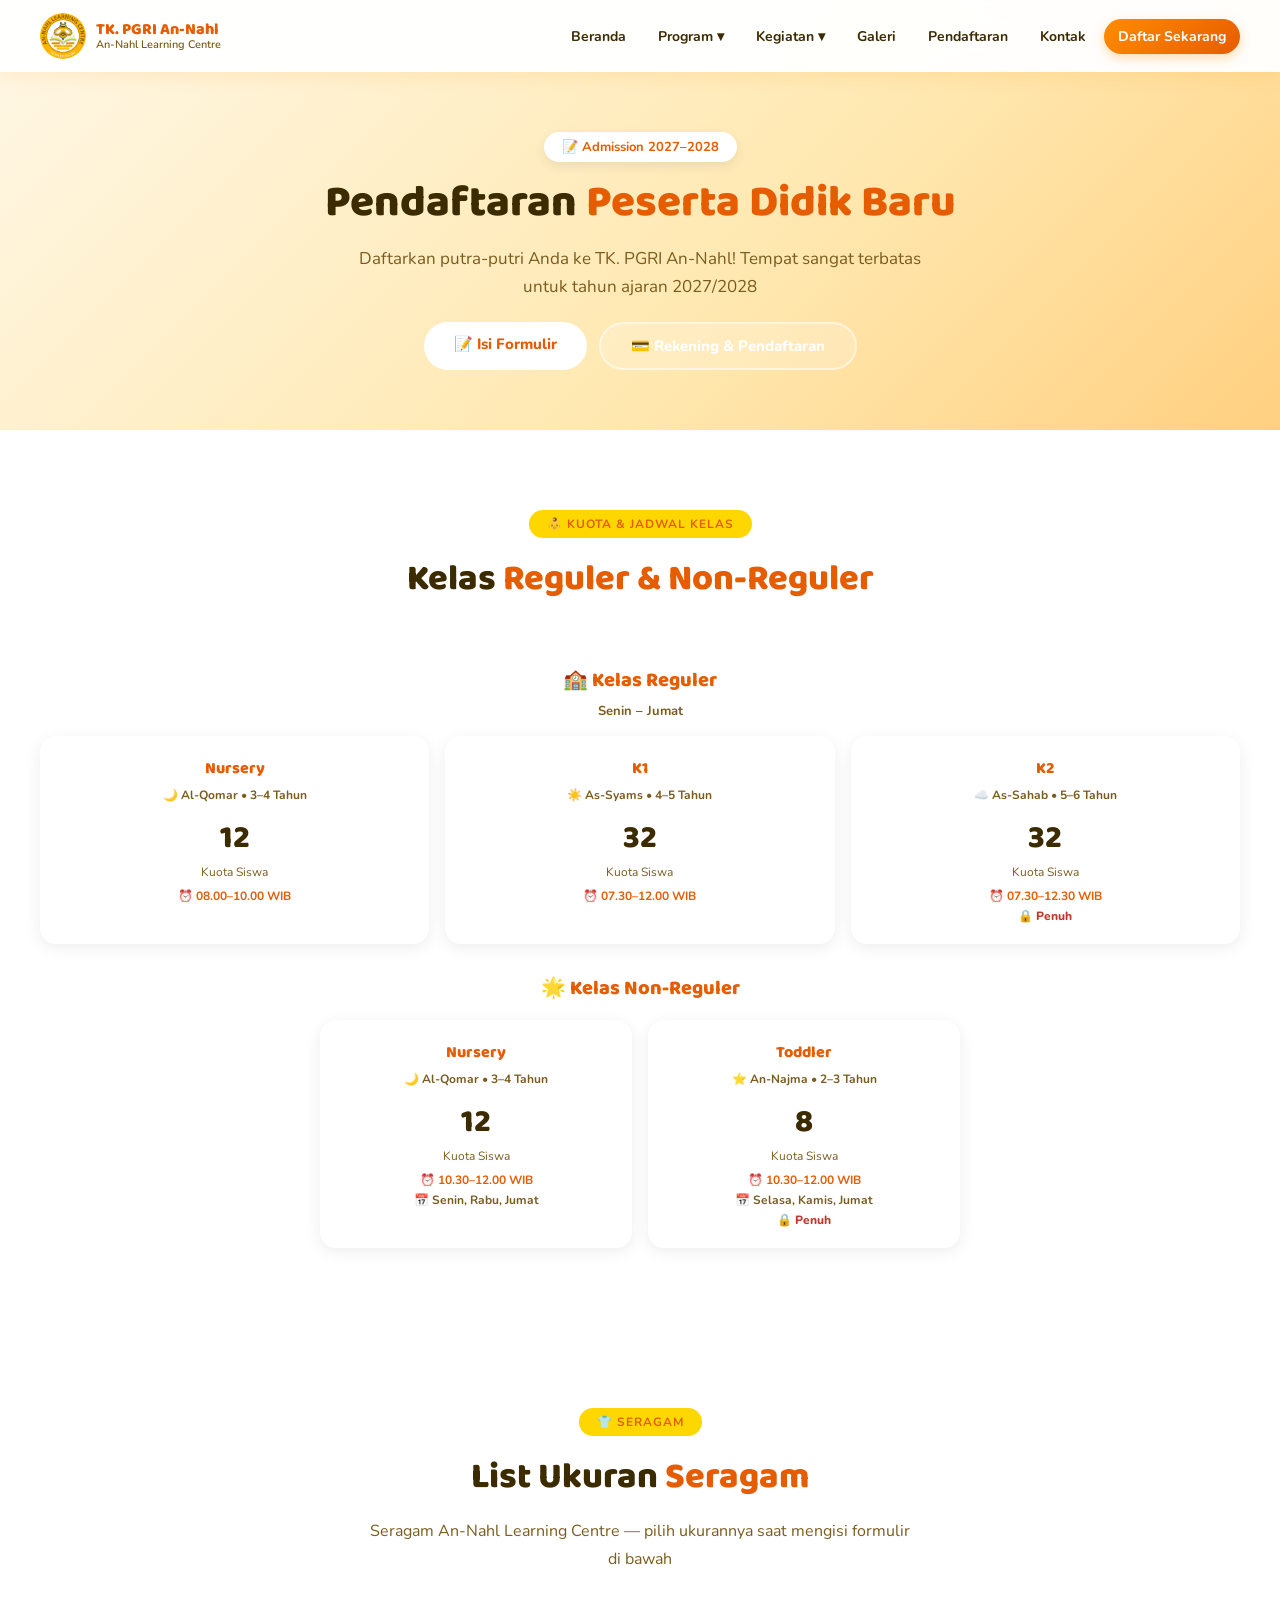
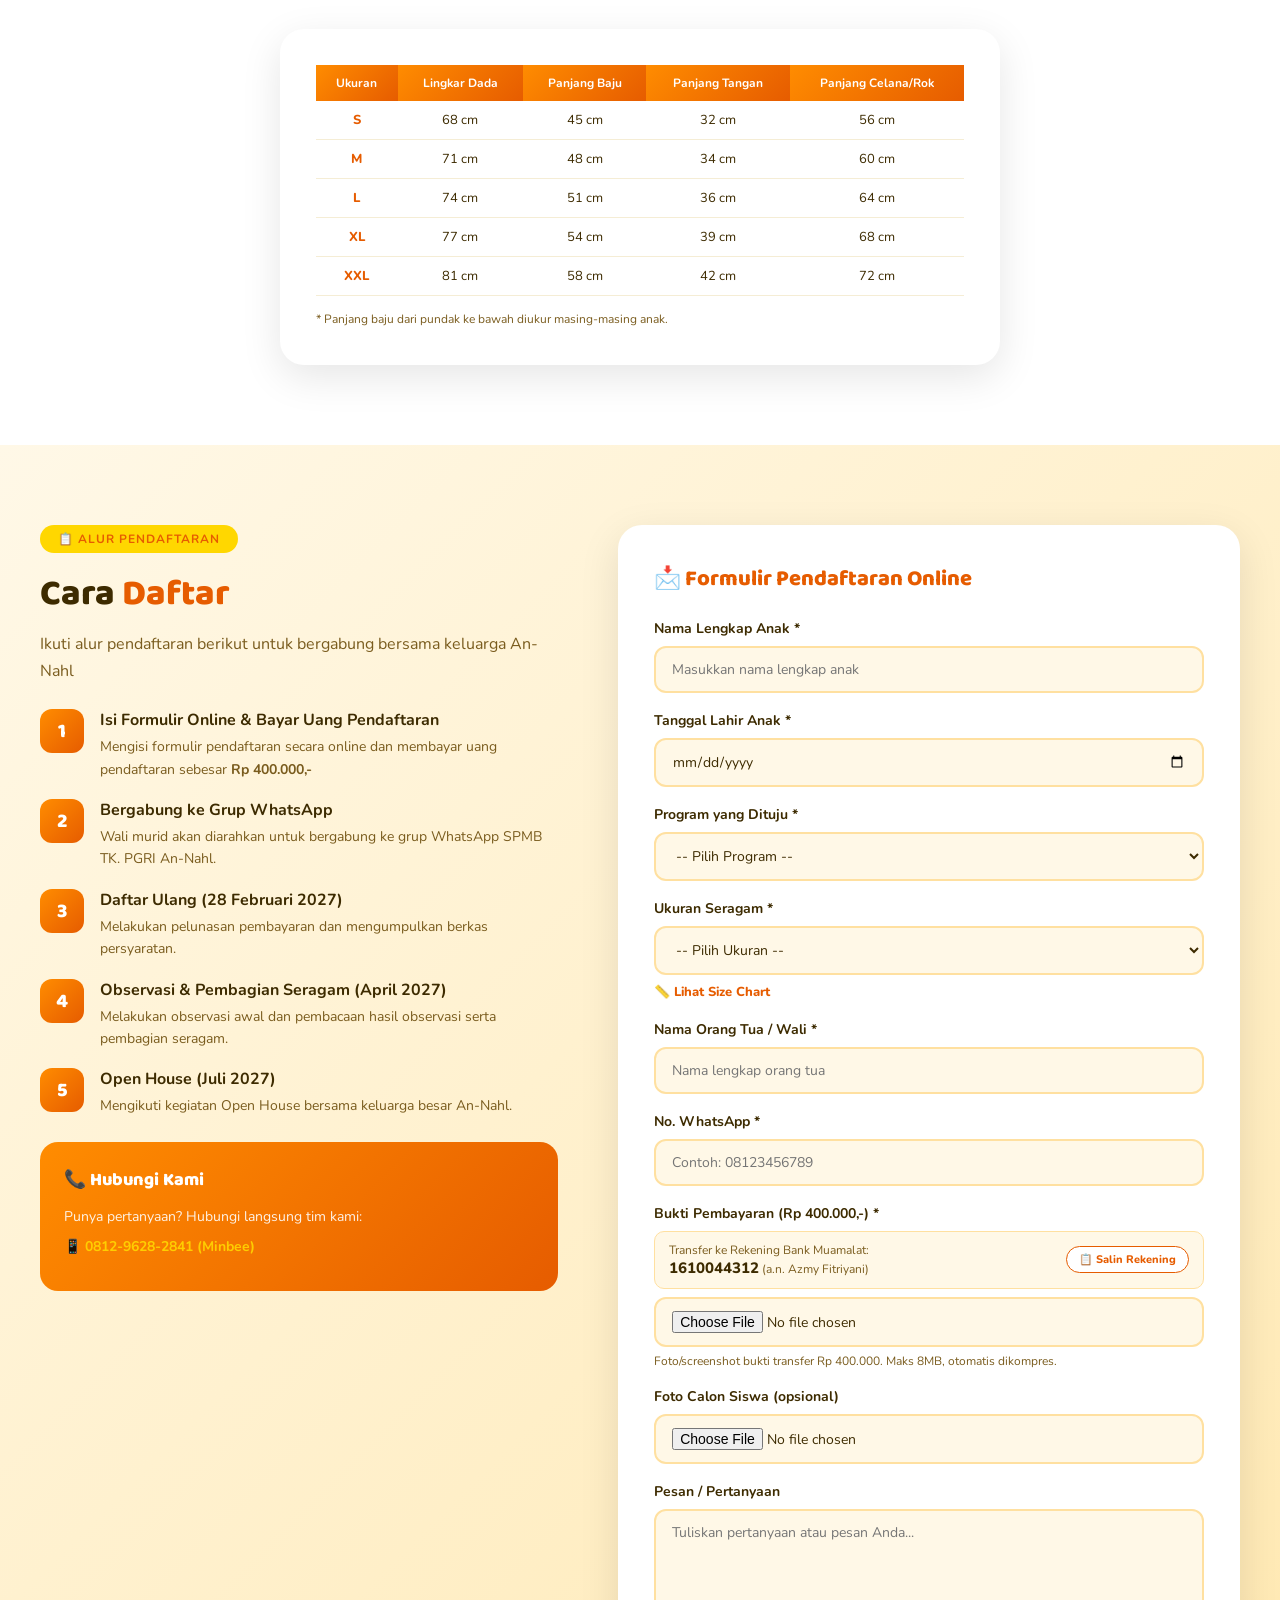
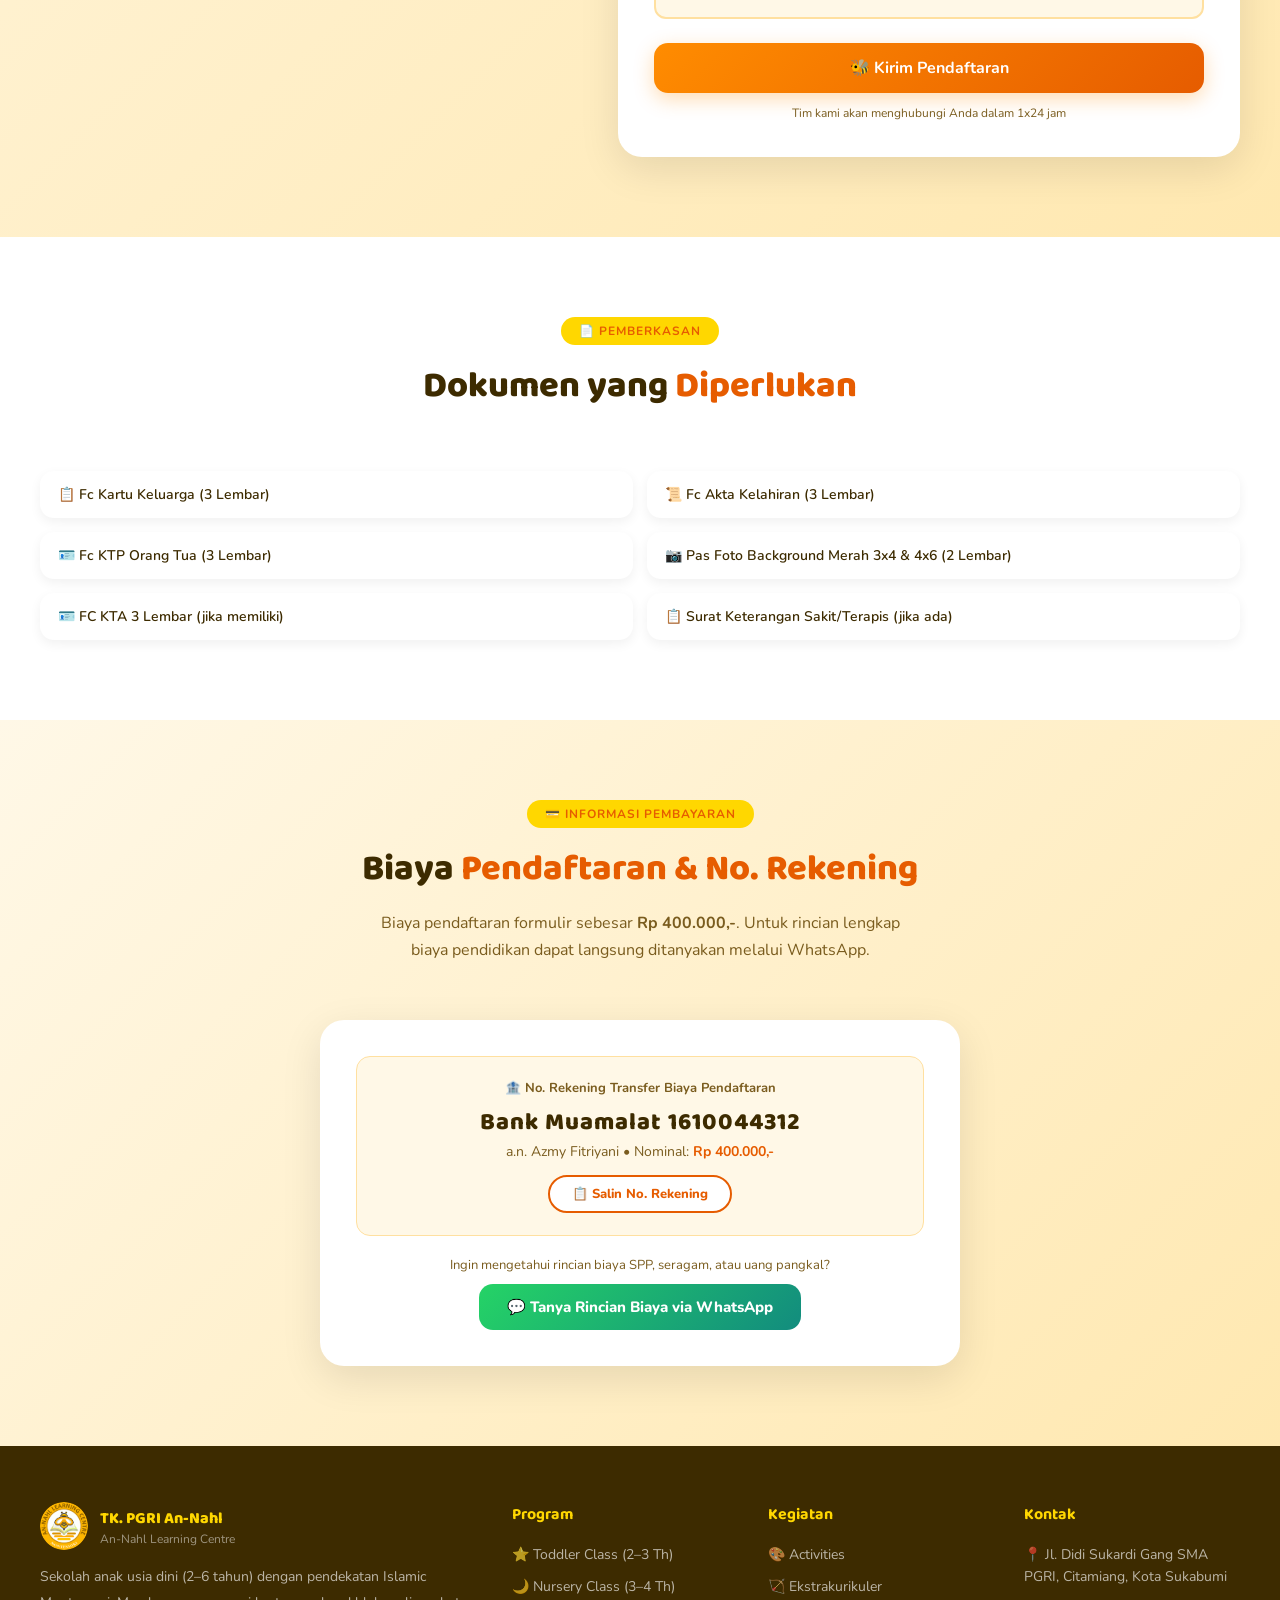
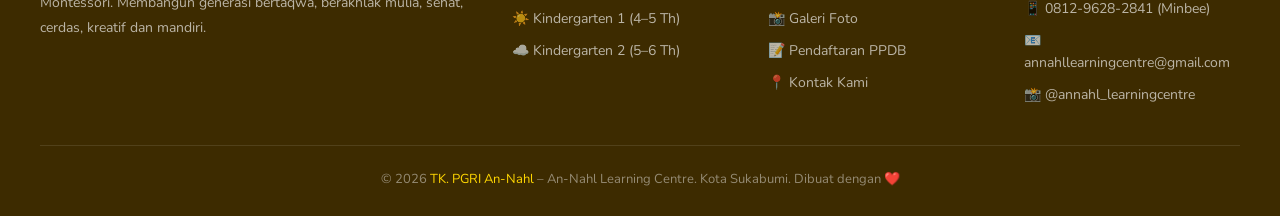
<file: ppdb.html>
<!DOCTYPE html>
<html lang="id">
<head>
  <meta charset="UTF-8"/>
  <meta name="viewport" content="width=device-width, initial-scale=1.0"/>
  <link rel="icon" type="image/png" href="favicon.png"/>
  <meta name="description" content="Daftar sekarang di TK. PGRI An-Nahl Sukabumi! Penerimaan Peserta Didik Baru 2027/2028 untuk Toddler, Nursery, K1, dan K2. Tempat terbatas."/>
  <meta name="keywords" content="PPDB sukabumi, pendaftaran TK sukabumi, daftar TK An-Nahl, penerimaan peserta didik baru sukabumi"/>
  <meta name="author" content="TK. PGRI An-Nahl Learning Centre"/>
  <meta name="robots" content="index, follow"/>
  <link rel="canonical" href="https://www.annahl-learningcenter.com/ppdb"/>
  <meta property="og:type" content="website"/>
  <meta property="og:title" content="Pendaftaran (PPDB) 2027/2028 – TK. PGRI An-Nahl"/>
  <meta property="og:description" content="Daftar sekarang! Penerimaan Peserta Didik Baru 2027/2028 untuk Toddler, Nursery, K1, dan K2. Tempat terbatas."/>
  <meta property="og:image" content="https://www.annahl-learningcenter.com/favicon.png"/>
  <meta property="og:url" content="https://www.annahl-learningcenter.com/ppdb"/>
  <meta property="og:locale" content="id_ID"/>
  <meta name="twitter:card" content="summary"/>
  <meta name="twitter:title" content="Pendaftaran (PPDB) 2027/2028 – TK. PGRI An-Nahl"/>
  <meta name="twitter:description" content="Daftar sekarang! Penerimaan Peserta Didik Baru 2027/2028 untuk Toddler, Nursery, K1, dan K2. Tempat terbatas."/>
  <title>Pendaftaran – TK. PGRI An-Nahl</title>
  <link rel="stylesheet" href="style.css"/>
  <style>
    .ppdb-wrapper { display:grid; grid-template-columns:1fr 1.2fr; gap:60px; align-items:start; }
    .steps { display:flex; flex-direction:column; gap:18px; }
    .step { display:flex; gap:16px; align-items:flex-start; }
    .step-num { width:44px; height:44px; background:linear-gradient(135deg,var(--orange),var(--orange-dark)); color:white; border-radius:12px; display:flex; align-items:center; justify-content:center; font-family:'Baloo 2',cursive; font-size:20px; font-weight:800; flex-shrink:0; }
    .step-content h4 { font-weight:700; margin-bottom:5px; }
    .step-content p { font-size:14px; color:var(--text-light); line-height:1.6; }
    .form-card { background:white; border-radius:24px; padding:36px; box-shadow:0 12px 40px rgba(0,0,0,0.1); }
    .form-card h3 { font-family:'Baloo 2',cursive; font-size:22px; font-weight:800; color:var(--orange-dark); margin-bottom:22px; }
    .submit-btn { width:100%; padding:14px; background:linear-gradient(135deg,var(--orange),var(--orange-dark)); color:white; border:none; border-radius:14px; font-family:'Nunito',sans-serif; font-size:16px; font-weight:700; cursor:pointer; transition:all 0.3s; box-shadow:0 6px 20px rgba(255,140,0,0.3); }
    .submit-btn:hover { transform:translateY(-2px); }
    .submit-btn:disabled { opacity:0.7; cursor:not-allowed; transform:none; }
    .syarat-grid { display:grid; grid-template-columns:repeat(2,1fr); gap:14px; }
    .syarat-item { background:white; border-radius:14px; padding:14px 18px; box-shadow:0 4px 12px rgba(0,0,0,0.06); display:flex; align-items:center; gap:10px; font-size:14px; font-weight:600; }
    .info-box { background:linear-gradient(135deg,var(--orange),var(--orange-dark)); border-radius:18px; padding:24px; color:white; margin-top:24px; }
    .info-box h4 { font-family:'Baloo 2',cursive; font-size:18px; font-weight:800; margin-bottom:12px; }
    .info-box p { font-size:14px; opacity:0.9; line-height:1.6; margin-bottom:8px; }
    .info-box a { color:var(--yellow); font-weight:700; text-decoration:none; }
    .kuota-grid { display:grid; grid-template-columns:repeat(4,1fr); gap:16px; }
    .kuota-card { background:white; border-radius:16px; padding:20px; text-align:center; box-shadow:0 4px 16px rgba(0,0,0,0.07); }
    .kuota-card .kelas { font-family:'Baloo 2',cursive; font-size:16px; font-weight:800; color:var(--orange-dark); margin-bottom:6px; }
    .kuota-card .nama { font-size:12px; color:var(--text-light); font-weight:700; margin-bottom:10px; }
    .kuota-card .angka { font-family:'Baloo 2',cursive; font-size:32px; font-weight:800; color:var(--text); }
    .kuota-card .label { font-size:12px; color:var(--text-light); }
    .kelas-group-title { font-family:'Baloo 2',cursive; font-size:20px; font-weight:800; color:var(--orange-dark); text-align:center; margin:28px 0 16px; }
    .kelas-group-sub { text-align:center; font-size:13px; color:var(--text-light); font-weight:700; margin:-10px 0 16px; }
    .kuota-grid.grid-3 { grid-template-columns:repeat(3,1fr); }
    .kuota-grid.grid-2 { grid-template-columns:repeat(2,1fr); max-width:640px; margin:0 auto; }
    .biaya-table { width:100%; border-collapse:collapse; font-size:14px; }
    .biaya-table th { text-align:left; padding:10px 14px; font-size:12px; color:var(--text-light); text-transform:uppercase; letter-spacing:0.5px; border-bottom:2px solid #F0E8D0; }
    .biaya-table td { padding:12px 14px; border-bottom:1px solid #F5EDD5; }
    .seragam-table { width:100%; border-collapse:collapse; font-size:13px; }
    .seragam-table th { background:linear-gradient(135deg,var(--orange),var(--orange-dark)); color:white; padding:10px 12px; font-size:12px; }
    .seragam-table td { padding:10px 12px; border-bottom:1px solid #F5EDD5; text-align:center; }
    .seragam-table td:first-child { font-weight:800; color:var(--orange-dark); }
    @media(max-width:900px){ .ppdb-wrapper { grid-template-columns:1fr; } .syarat-grid,.kuota-grid,.kuota-grid.grid-3,.kuota-grid.grid-2 { grid-template-columns:repeat(2,1fr); } }
    @media(max-width:600px){ .syarat-grid { grid-template-columns:1fr; } .kuota-grid { grid-template-columns:repeat(2,1fr); } }
  </style>
</head>
<body>
  <div id="navbar"></div>

  <div class="page-hero">
    <div class="page-hero-tag">📝 Admission 2027–2028</div>
    <h1>Pendaftaran <span>Peserta Didik Baru</span></h1>
    <p>Daftarkan putra-putri Anda ke TK. PGRI An-Nahl! Tempat sangat terbatas untuk tahun ajaran 2027/2028</p>
    <div style="margin-top:20px;display:flex;gap:12px;justify-content:center;flex-wrap:wrap">
      <a href="#formulir" id="heroFormBtn" style="background:white;color:var(--orange-dark);padding:12px 30px;border-radius:30px;text-decoration:none;font-weight:800;font-size:15px">📝 Isi Formulir</a>
      <a href="#biaya" style="background:rgba(255,255,255,0.2);color:white;padding:12px 30px;border-radius:30px;text-decoration:none;font-weight:800;font-size:15px;border:2px solid rgba(255,255,255,0.5)">💳 Rekening & Pendaftaran</a>
    </div>
  </div>

  <section style="background:white">
    <div class="container">
      <div class="section-header">
        <div class="section-tag">👶 Kuota & Jadwal Kelas</div>
        <h2 class="section-title">Kelas <span>Reguler & Non-Reguler</span></h2>
      </div>
      <div class="kelas-group-title">🏫 Kelas Reguler</div>
      <div class="kelas-group-sub">Senin – Jumat</div>
      <div class="kuota-grid grid-3">
        <div class="kuota-card">
          <div class="kelas">Nursery</div>
          <div class="nama">🌙 Al-Qomar • 3–4 Tahun</div>
          <div class="angka">12</div>
          <div class="label">Kuota Siswa</div>
          <div style="margin-top:8px;font-size:12px;color:var(--orange-dark);font-weight:700">⏰ 08.00–10.00 WIB</div>
        </div>
        <div class="kuota-card">
          <div class="kelas">K1</div>
          <div class="nama">☀️ As-Syams • 4–5 Tahun</div>
          <div class="angka">32</div>
          <div class="label">Kuota Siswa</div>
          <div style="margin-top:8px;font-size:12px;color:var(--orange-dark);font-weight:700">⏰ 07.30–12.00 WIB</div>
        </div>
        <div class="kuota-card">
          <div class="kelas">K2</div>
          <div class="nama">☁️ As-Sahab • 5–6 Tahun</div>
          <div class="angka">32</div>
          <div class="label">Kuota Siswa</div>
          <div style="margin-top:8px;font-size:12px;color:var(--orange-dark);font-weight:700">⏰ 07.30–12.30 WIB</div>
          <div style="font-size:12px;color:#C0392B;font-weight:800;margin-top:4px">🔒 Penuh</div>
        </div>
      </div>
      <div class="kelas-group-title">🌟 Kelas Non-Reguler</div>
      <div class="kuota-grid grid-2">
        <div class="kuota-card">
          <div class="kelas">Nursery</div>
          <div class="nama">🌙 Al-Qomar • 3–4 Tahun</div>
          <div class="angka">12</div>
          <div class="label">Kuota Siswa</div>
          <div style="margin-top:8px;font-size:12px;color:var(--orange-dark);font-weight:700">⏰ 10.30–12.00 WIB</div>
          <div style="font-size:12px;color:var(--text-light);font-weight:700;margin-top:4px">📅 Senin, Rabu, Jumat</div>
        </div>
        <div class="kuota-card">
          <div class="kelas">Toddler</div>
          <div class="nama">⭐ An-Najma • 2–3 Tahun</div>
          <div class="angka">8</div>
          <div class="label">Kuota Siswa</div>
          <div style="margin-top:8px;font-size:12px;color:var(--orange-dark);font-weight:700">⏰ 10.30–12.00 WIB</div>
          <div style="font-size:12px;color:var(--text-light);font-weight:700;margin-top:4px">📅 Selasa, Kamis, Jumat</div>
          <div style="font-size:12px;color:#C0392B;font-weight:800;margin-top:4px">🔒 Penuh</div>
        </div>
      </div>
    </div>
  </section>

  <section style="background:white" id="seragam">
    <div class="container">
      <div class="section-header">
        <div class="section-tag">👕 Seragam</div>
        <h2 class="section-title">List Ukuran <span>Seragam</span></h2>
        <p class="section-desc">Seragam An-Nahl Learning Centre — pilih ukurannya saat mengisi formulir di bawah</p>
      </div>
      <div class="form-card" style="max-width:720px;margin:0 auto;overflow-x:auto">
        <table class="seragam-table">
          <tr><th>Ukuran</th><th>Lingkar Dada</th><th>Panjang Baju</th><th>Panjang Tangan</th><th>Panjang Celana/Rok</th></tr>
          <tr><td>S</td><td>68 cm</td><td>45 cm</td><td>32 cm</td><td>56 cm</td></tr>
          <tr><td>M</td><td>71 cm</td><td>48 cm</td><td>34 cm</td><td>60 cm</td></tr>
          <tr><td>L</td><td>74 cm</td><td>51 cm</td><td>36 cm</td><td>64 cm</td></tr>
          <tr><td>XL</td><td>77 cm</td><td>54 cm</td><td>39 cm</td><td>68 cm</td></tr>
          <tr><td>XXL</td><td>81 cm</td><td>58 cm</td><td>42 cm</td><td>72 cm</td></tr>
        </table>
        <p style="font-size:12px;color:var(--text-light);margin-top:14px;line-height:1.6">* Panjang baju dari pundak ke bawah diukur masing-masing anak.</p>
      </div>
    </div>
  </section>

  <section style="background:linear-gradient(135deg,#FFF8E7,#FFE8B0)">
    <div class="container">
      <div class="ppdb-wrapper">
        <div>
          <div class="section-tag">📋 Alur Pendaftaran</div>
          <h2 class="section-title" style="text-align:left;margin-bottom:8px">Cara <span>Daftar</span></h2>
          <p style="color:var(--text-light);margin-bottom:24px;line-height:1.7">Ikuti alur pendaftaran berikut untuk bergabung bersama keluarga An-Nahl</p>
          <div class="steps">
            <div class="step">
              <div class="step-num">1</div>
              <div class="step-content">
                <h4>Isi Formulir Online & Bayar Uang Pendaftaran</h4>
                <p>Mengisi formulir pendaftaran secara online dan membayar uang pendaftaran sebesar <strong>Rp 400.000,-</strong></p>
              </div>
            </div>
            <div class="step">
              <div class="step-num">2</div>
              <div class="step-content">
                <h4>Bergabung ke Grup WhatsApp</h4>
                <p>Wali murid akan diarahkan untuk bergabung ke grup WhatsApp SPMB TK. PGRI An-Nahl.</p>
              </div>
            </div>
            <div class="step">
              <div class="step-num">3</div>
              <div class="step-content">
                <h4>Daftar Ulang (28 Februari 2027)</h4>
                <p>Melakukan pelunasan pembayaran dan mengumpulkan berkas persyaratan.</p>
              </div>
            </div>
            <div class="step">
              <div class="step-num">4</div>
              <div class="step-content">
                <h4>Observasi & Pembagian Seragam (April 2027)</h4>
                <p>Melakukan observasi awal dan pembacaan hasil observasi serta pembagian seragam.</p>
              </div>
            </div>
            <div class="step">
              <div class="step-num">5</div>
              <div class="step-content">
                <h4>Open House (Juli 2027)</h4>
                <p>Mengikuti kegiatan Open House bersama keluarga besar An-Nahl.</p>
              </div>
            </div>
          </div>
          <div class="info-box">
            <h4>📞 Hubungi Kami</h4>
            <p>Punya pertanyaan? Hubungi langsung tim kami:</p>
            <p>📱 <a href="https://wa.me/6281296282841">0812-9628-2841 (Minbee)</a></p>
          </div>
        </div>
        <div class="form-card" id="formulir">
          <h3>📩 Formulir Pendaftaran Online</h3>
          <div class="form-group">
            <label>Nama Lengkap Anak *</label>
            <input type="text" id="namaAnak" placeholder="Masukkan nama lengkap anak" required/>
          </div>
          <div class="form-group">
            <label>Tanggal Lahir Anak *</label>
            <input type="date" id="tglLahir" required/>
          </div>
          <div class="form-group">
            <label>Program yang Dituju *</label>
            <select id="program" required>
              <option value="">-- Pilih Program --</option>
              <option disabled>🔒 Toddler Non-Reguler – An-Najma (kuota penuh)</option>
              <option>Nursery Reguler – Al-Qomar (3–4 Tahun)</option>
              <option>Nursery Non-Reguler – Al-Qomar (3–4 Tahun)</option>
              <option>Kindergarten 1 Reguler – As-Syams (4–5 Tahun)</option>
              <option disabled>🔒 Kindergarten 2 Reguler – As-Sahab (kuota penuh)</option>
            </select>
          </div>
          <div class="form-group">
            <label>Ukuran Seragam *</label>
            <select id="ukuran" required>
              <option value="">-- Pilih Ukuran --</option>
              <option value="S">S (Dada 68 • Baju 45 • Tangan 32 • Bawahan 56 cm)</option>
              <option value="M">M (Dada 71 • Baju 48 • Tangan 34 • Bawahan 60 cm)</option>
              <option value="L">L (Dada 74 • Baju 51 • Tangan 36 • Bawahan 64 cm)</option>
              <option value="XL">XL (Dada 77 • Baju 54 • Tangan 39 • Bawahan 68 cm)</option>
              <option value="XXL">XXL (Dada 81 • Baju 58 • Tangan 42 • Bawahan 72 cm)</option>
            </select>
            <button type="button" onclick="document.getElementById('sizeChartMini').style.display=document.getElementById('sizeChartMini').style.display==='none'?'block':'none'" style="margin-top:8px;background:none;border:none;color:var(--orange-dark);font-family:'Nunito',sans-serif;font-weight:800;font-size:13px;cursor:pointer;padding:0">📏 Lihat Size Chart</button>
            <div id="sizeChartMini" style="display:none;margin-top:10px;overflow-x:auto">
              <table class="seragam-table">
                <tr><th>Ukuran</th><th>Dada</th><th>Baju</th><th>Tangan</th><th>Bawahan</th></tr>
                <tr><td>S</td><td>68</td><td>45</td><td>32</td><td>56</td></tr>
                <tr><td>M</td><td>71</td><td>48</td><td>34</td><td>60</td></tr>
                <tr><td>L</td><td>74</td><td>51</td><td>36</td><td>64</td></tr>
                <tr><td>XL</td><td>77</td><td>54</td><td>39</td><td>68</td></tr>
                <tr><td>XXL</td><td>81</td><td>58</td><td>42</td><td>72</td></tr>
              </table>
              <p style="font-size:11px;color:var(--text-light);margin-top:6px">Satuan cm. Detail lengkap ada di bagian <a href="#seragam" style="color:var(--orange-dark);font-weight:800">List Ukuran Seragam</a> di atas.</p>
            </div>
          </div>
          <div class="form-group">
            <label>Nama Orang Tua / Wali *</label>
            <input type="text" id="namaOrtu" placeholder="Nama lengkap orang tua" required/>
          </div>
          <div class="form-group">
            <label>No. WhatsApp *</label>
            <input type="tel" id="noWa" placeholder="Contoh: 08123456789" required/>
          </div>
          <div class="form-group">
            <label>Bukti Pembayaran (Rp 400.000,-) *</label>
            <div style="background:#FFF8E7;border-radius:10px;padding:10px 14px;margin-bottom:8px;font-size:13px;border:1px solid #FFE0A0;display:flex;justify-content:space-between;align-items:center;flex-wrap:wrap;gap:8px">
              <div>
                <span style="font-size:12px;color:var(--text-light);display:block">Transfer ke Rekening Bank Muamalat:</span>
                <span style="font-weight:800;font-size:15px;color:var(--text)">1610044312</span> <span style="color:var(--text-light);font-size:12px">(a.n. Azmy Fitriyani)</span>
              </div>
              <button type="button" onclick="salinRek()" style="background:white;border:1.5px solid var(--orange-dark);color:var(--orange-dark);padding:5px 12px;border-radius:14px;font-family:'Nunito',sans-serif;font-weight:800;font-size:11px;cursor:pointer">📋 Salin Rekening</button>
            </div>
            <input type="file" id="bukti" accept="image/*" required onchange="previewFile(this,'buktiPreview')"/>
            <p style="font-size:12px;color:var(--text-light);margin-top:6px">Foto/screenshot bukti transfer Rp 400.000. Maks 8MB, otomatis dikompres.</p>
            <img id="buktiPreview" alt="" style="display:none;max-width:100%;max-height:220px;border-radius:12px;margin-top:8px;border:2px solid #FFE0A0"/>
          </div>
          <div class="form-group">
            <label>Foto Calon Siswa (opsional)</label>
            <input type="file" id="fotoSiswa" accept="image/*" onchange="previewFile(this,'fotoPreview')"/>
            <img id="fotoPreview" alt="" style="display:none;max-width:100%;max-height:220px;border-radius:12px;margin-top:8px;border:2px solid #FFE0A0"/>
          </div>
          <div class="form-group">
            <label>Pesan / Pertanyaan</label>
            <textarea id="pesan" placeholder="Tuliskan pertanyaan atau pesan Anda..."></textarea>
          </div>
          <button class="submit-btn" id="submitBtn" onclick="submitPendaftaran()">🐝 Kirim Pendaftaran</button>
          <p style="text-align:center;font-size:12px;color:var(--text-light);margin-top:12px">Tim kami akan menghubungi Anda dalam 1x24 jam</p>
        </div>
        <div class="form-card" id="ppdbSuccess" style="display:none">
          <div style="text-align:center;padding:8px 0 4px">
            <div style="font-size:56px;margin-bottom:12px">✅</div>
            <h3 style="margin-bottom:8px">Pendaftaran Terkirim!</h3>
            <p style="color:var(--text-light);font-size:14px;line-height:1.7;margin-bottom:16px">Data Anda sudah tersimpan. Selesaikan 2 langkah berikut agar proses verifikasi cepat:</p>
          </div>
          <div id="successSummary" style="background:#FFF8E7;border-radius:14px;padding:16px;font-size:13px;line-height:1.8;margin-bottom:18px"></div>
          <p style="font-weight:800;font-size:14px;margin-bottom:8px">Langkah 1 — Konfirmasi pembayaran <span style="color:#C0392B">(wajib)</span></p>
          <a id="waConfirmBtn" href="#" target="_blank" style="display:block;text-align:center;background:linear-gradient(135deg,#25D366,#128C7E);color:white;padding:14px;border-radius:14px;text-decoration:none;font-weight:800;font-size:15px;margin-bottom:6px">💬 Konfirmasi via WhatsApp</a>
          <p style="font-size:12px;color:var(--text-light);margin-bottom:18px">Tombol ini membuka WA dengan pesan terisi otomatis sesuai data Anda — tinggal tekan kirim. Bukti pembayaran sudah terlampir di data pendaftaran (<i>link WA tidak bisa membawa lampiran gambar</i>).</p>
          <p style="font-weight:800;font-size:14px;margin-bottom:8px">Langkah 2 — Gabung grup SPMB</p>
          <a id="waGroupBtn" href="#" target="_blank" style="display:block;text-align:center;background:linear-gradient(135deg,var(--orange),var(--orange-dark));color:white;padding:14px;border-radius:14px;text-decoration:none;font-weight:800;font-size:15px">👥 Gabung Grup WhatsApp SPMB</a>
          <p id="groupNote" style="font-size:12px;color:var(--text-light);margin-top:6px"></p>
          <p style="text-align:center;margin-top:18px"><button type="button" onclick="resetPpdbForm()" style="background:none;border:none;color:var(--orange-dark);font-weight:800;font-size:13px;cursor:pointer;font-family:'Nunito',sans-serif">↩️ Daftarkan anak lain</button></p>
        </div>
        <div class="form-card" id="ppdbClosed" style="display:none">
          <div style="text-align:center;padding:16px 0 24px">
            <div style="font-size:64px;margin-bottom:16px">🔒</div>
            <h3 style="margin-bottom:10px">Pendaftaran Dibuka 27 September 2026</h3>
            <p style="color:var(--text-light);font-size:15px;line-height:1.7;margin-bottom:24px">Formulir pendaftaran online dibuka pada<br><strong>27 September 2026 pukul 22.00 WIB</strong>.<br><br>Sambil menunggu, Anda bisa melihat <a href="#biaya" style="color:var(--orange-dark);font-weight:800">info pembayaran & nomor rekening</a> serta menyiapkan berkas persyaratan.</p>
            <a href="https://wa.me/6281296282841?text=Halo%2C%20saya%20ingin%20bertanya%20tentang%20PPDB%202027%2F2028%20TK.%20PGRI%20An-Nahl." target="_blank" style="display:inline-block;background:linear-gradient(135deg,#25D366,#128C7E);color:white;padding:14px 32px;border-radius:14px;text-decoration:none;font-weight:800;font-size:16px;width:100%;box-sizing:border-box">💬 Tanya via WhatsApp</a>
          </div>
        </div>
      </div>
    </div>
  </section>

  <section style="background:white">
    <div class="container">
      <div class="section-header">
        <div class="section-tag">📄 Pemberkasan</div>
        <h2 class="section-title">Dokumen yang <span>Diperlukan</span></h2>
      </div>
      <div class="syarat-grid">
        <div class="syarat-item">📋 Fc Kartu Keluarga (3 Lembar)</div>
        <div class="syarat-item">📜 Fc Akta Kelahiran (3 Lembar)</div>
        <div class="syarat-item">🪪 Fc KTP Orang Tua (3 Lembar)</div>
        <div class="syarat-item">📷 Pas Foto Background Merah 3x4 & 4x6 (2 Lembar)</div>
        <div class="syarat-item">🪪 FC KTA 3 Lembar (jika memiliki)</div>
        <div class="syarat-item">📋 Surat Keterangan Sakit/Terapis (jika ada)</div>
      </div>
    </div>
  </section>

  <section style="background:linear-gradient(135deg,#FFF8E7,#FFE8B0)" id="biaya">
    <div class="container">
      <div class="section-header">
        <div class="section-tag">💳 Informasi Pembayaran</div>
        <h2 class="section-title">Biaya <span>Pendaftaran & No. Rekening</span></h2>
        <p class="section-desc">Biaya pendaftaran formulir sebesar <strong>Rp 400.000,-</strong>. Untuk rincian lengkap biaya pendidikan dapat langsung ditanyakan melalui WhatsApp.</p>
      </div>
      <div class="form-card" style="max-width:640px;margin:0 auto;text-align:center">
        <div style="background:#FFF8E7;border-radius:14px;padding:22px;border:1.5px solid #FFE0A0">
          <div style="font-size:13px;color:var(--text-light);font-weight:700;margin-bottom:6px">🏦 No. Rekening Transfer Biaya Pendaftaran</div>
          <div style="font-size:24px;font-weight:800;color:var(--text);letter-spacing:1px;font-family:'Baloo 2',cursive">Bank Muamalat 1610044312</div>
          <div style="font-size:14px;margin-bottom:14px;color:var(--text-light)">a.n. Azmy Fitriyani • Nominal: <strong style="color:var(--orange-dark)">Rp 400.000,-</strong></div>
          <button type="button" onclick="salinRek()" style="background:white;border:2px solid var(--orange-dark);color:var(--orange-dark);padding:8px 22px;border-radius:24px;font-family:'Nunito',sans-serif;font-weight:800;font-size:13px;cursor:pointer">📋 Salin No. Rekening</button>
        </div>
        <div style="margin-top:20px">
          <p style="font-size:13px;color:var(--text-light);margin-bottom:10px">Ingin mengetahui rincian biaya SPP, seragam, atau uang pangkal?</p>
          <a href="https://wa.me/6281296282841?text=Halo%2C%20saya%20ingin%20bertanya%20rincian%20biaya%20pendidikan%20PPDB%202027%2F2028." target="_blank" style="display:inline-block;background:linear-gradient(135deg,#25D366,#128C7E);color:white;padding:13px 28px;border-radius:14px;text-decoration:none;font-weight:800;font-size:15px">💬 Tanya Rincian Biaya via WhatsApp</a>
        </div>

        <!-- TABEL RINCIAN BIAYA BESAR (DISEMBUNYIKAN SEMENTARA ATAS PERMINTAAN KLIEN)
        <div class="kelas-group-title" style="margin-top:24px">🏫 Kelas Reguler</div>
        <table class="biaya-table">
          <tr><th>Komponen</th><th style="text-align:right">Nursery</th><th style="text-align:right">K1 & K2</th></tr>
          <tr><td>📝 Pendaftaran</td><td style="text-align:right">Rp 400.000</td><td style="text-align:right">Rp 400.000</td></tr>
          <tr><td>🏫 Uang Pangkal</td><td style="text-align:right">Rp 5.500.000</td><td style="text-align:right">Rp 5.500.000</td></tr>
          <tr><td>👕 Seragam (5 stel)</td><td style="text-align:right">Rp 1.250.000</td><td style="text-align:right">Rp 1.250.000</td></tr>
          <tr><td>📚 Modul</td><td style="text-align:right">Rp 300.000</td><td style="text-align:right">Rp 300.000</td></tr>
          <tr><td>🧠 Asesmen Psikologi</td><td style="text-align:right">Rp 800.000</td><td style="text-align:right">Rp 800.000</td></tr>
          <tr><td>📅 SPP Bulan Juli</td><td style="text-align:right">Rp 700.000</td><td style="text-align:right">Rp 750.000</td></tr>
          <tr><td><strong>Total</strong></td><td style="text-align:right"><strong>Rp 8.950.000</strong></td><td style="text-align:right"><strong>Rp 9.000.000</strong></td></tr>
        </table>
        <div class="kelas-group-title">🌟 Kelas Non-Reguler</div>
        <table class="biaya-table">
          <tr><th>Program</th><th style="text-align:right">Biaya</th></tr>
          <tr><td>👶 Baby (Weekday & Weekend)<br/><span style="font-size:12px;color:var(--text-light)">8x pertemuan @ 1,5 jam • tanpa rincian lain</span></td><td style="text-align:right"><strong>Rp 1.000.000</strong></td></tr>
          <tr><td>🧒 Toddler & Nursery<br/><span style="font-size:12px;color:var(--text-light)">Pendaftaran 400rb • Kaos kegiatan 100rb • SPP 3 bulan 1,8jt • 12x pertemuan @ 1,5 jam</span></td><td style="text-align:right"><strong>Rp 2.300.000</strong></td></tr>
        </table>
        <p style="font-size:12px;color:var(--text-light);margin-top:14px;line-height:1.6">* Non-reguler: biaya pendaftaran dan seragam dibayarkan sekali di awal. Pembayaran selanjutnya hanya SPP per-term (3 bulan).</p>
        <p style="font-size:12px;color:var(--text-light);margin-top:6px;line-height:1.6">* Pelunasan reguler dilakukan saat daftar ulang 28 Februari 2027. Seragam dibagikan April 2027 bersamaan pembacaan hasil observasi.</p>
        -->
      </div>
    </div>
  </section>

  <div id="footer"></div>
  <script src="main.js"></script>
  <script>
    renderNavbar();
    renderFooter();

    // Nomor admin tujuan konfirmasi pembayaran (Minbee — 0812-9628-2841)
    const WA_ADMIN = '6281296282841';
    // Link invite grup WA Calon Peserta Didik 2027-2028
    const GROUP_WA_URL = 'https://chat.whatsapp.com/GxonkfZywEoKzuZVrxhG66?s=sh&p=a&mlu=4&ilr=4';

    function previewFile(input, previewId) {
      const img = document.getElementById(previewId);
      const file = input.files && input.files[0];
      if (!file) { img.style.display = 'none'; img.src = ''; return; }
      if (!file.type.startsWith('image/')) {
        showToast('File harus berupa gambar (JPG/PNG).', 'error');
        input.value = ''; img.style.display = 'none'; return;
      }
      if (file.size > 8 * 1024 * 1024) {
        showToast('Ukuran file maksimal 8MB.', 'error');
        input.value = ''; img.style.display = 'none'; return;
      }
      const url = URL.createObjectURL(file);
      img.src = url; img.style.display = 'block';
    }

    function resetPpdbForm() {
      ['namaAnak','tglLahir','program','ukuran','namaOrtu','noWa','pesan'].forEach(id => {
        document.getElementById(id).value = '';
      });
      ['bukti','fotoSiswa'].forEach(id => { document.getElementById(id).value = ''; });
      ['buktiPreview','fotoPreview'].forEach(id => {
        const img = document.getElementById(id);
        img.style.display = 'none'; img.src = '';
      });
      document.getElementById('ppdbSuccess').style.display = 'none';
      document.getElementById('formulir').style.display = 'block';
      document.getElementById('formulir').scrollIntoView({ behavior: 'smooth' });
    }

    function buildWaLinks(data) {
      // Emoji ditulis sebagai Unicode escape agar tidak rusak
      // oleh perbedaan encoding file/browser/perangkat apa pun.
      const E = {
        baby: String.fromCodePoint(0x1F476),
        cake: String.fromCodePoint(0x1F382),
        school: String.fromCodePoint(0x1F3EB),
        shirt: String.fromCodePoint(0x1F455),
        adult: String.fromCodePoint(0x1F464),
        phone: String.fromCodePoint(0x1F4F1),
        chat: String.fromCodePoint(0x1F4AC),
        pray: String.fromCodePoint(0x1F64F)
      };
      const lines = [
        "Assalamu'alaikum, Admin PPDB TK. PGRI An-Nahl.",
        'Saya sudah mengisi formulir PPDB 2027/2028:',
        '',
        `${E.baby} Nama anak: ${data.namaAnak}`,
        `${E.cake} Tgl lahir: ${data.tglLahir}`,
        `${E.school} Program: ${data.program}`,
        `${E.shirt} Ukuran seragam: ${data.ukuran}`,
        `${E.adult} Ortu: ${data.namaOrtu}`,
        `${E.phone} WA: ${data.noWa}`,
      ];
      if (data.pesan) lines.push(`${E.chat} Pesan: ${data.pesan}`);
      lines.push('', 'Bukti pembayaran Rp 400.000 sudah saya upload di formulir. Terima kasih. ' + E.pray);
      document.getElementById('waConfirmBtn').href =
        `https://wa.me/${WA_ADMIN}?text=${encodeURIComponent(lines.join('\n'))}`;

      document.getElementById('waGroupBtn').href = GROUP_WA_URL;
      document.getElementById('groupNote').textContent = '';

      document.getElementById('successSummary').innerHTML =
        `👶 <strong>${data.namaAnak}</strong> • 🏫 ${data.program}<br>👕 Seragam: <strong>${data.ukuran}</strong> • 📎 Bukti: ${data.buktiName}${data.fotoName ? ' • 📷 Foto: ' + data.fotoName : ''}`;
    }

    async function submitPendaftaran() {
      const namaAnak = document.getElementById('namaAnak').value.trim();
      const tglLahir = document.getElementById('tglLahir').value;
      const program = document.getElementById('program').value;
      const ukuran = document.getElementById('ukuran').value;
      const namaOrtu = document.getElementById('namaOrtu').value.trim();
      const noWa = document.getElementById('noWa').value.trim();
      const pesan = document.getElementById('pesan').value.trim();
      const buktiFile = document.getElementById('bukti').files[0];
      const fotoFile = document.getElementById('fotoSiswa').files[0];

      if (!namaAnak || !tglLahir || !program || !ukuran || !namaOrtu || !noWa) {
        showToast('Mohon lengkapi semua data yang wajib diisi!', 'error');
        return;
      }
      if (!buktiFile) {
        showToast('Mohon upload foto bukti pembayaran!', 'error');
        return;
      }

      const btn = document.getElementById('submitBtn');
      btn.disabled = true;

      try {
        // 1) Kompres gambar di browser (bukti wajib, foto siswa opsional)
        btn.textContent = '⏳ Mengompres foto...';
        const buktiBlob = await compressImage(buktiFile);
        const fotoBlob = fotoFile ? await compressImage(fotoFile) : null;

        // 2) Upload ke Supabase Storage
        btn.textContent = '⏳ Mengupload berkas...';
        const folder = 'ppdb-2027/' + Date.now().toString(36) + Math.random().toString(36).slice(2, 8);
        const buktiUrl = await supabaseUpload('ppdb-files', `${folder}-bukti.webp`, buktiBlob);
        if (!buktiUrl) throw new Error('upload-bukti-gagal');
        let fotoUrl = '';
        if (fotoBlob) {
          fotoUrl = await supabaseUpload('ppdb-files', `${folder}-siswa.webp`, fotoBlob) || '';
        }

        // 3) Simpan baris pendaftaran
        btn.textContent = '⏳ Menyimpan data...';
        const ok = await supabaseInsert('pendaftaran', {
          nama_anak: namaAnak,
          tanggal_lahir: tglLahir,
          program: program,
          ukuran_seragam: ukuran,
          nama_orangtua: namaOrtu,
          no_whatsapp: noWa,
          pesan: pesan,
          bukti_bayar_url: buktiUrl,
          foto_siswa_url: fotoUrl
        });
        if (!ok) throw new Error('db-gagal');
      } catch (err) {
        console.error('[ppdb]', err);
        // Prinsip: jangan sampai calon siswa hilang — tombol WA tetap tampil dari data lokal.
        if (err && (err.message === 'unreadable-image' || err.message === 'compress-failed')) {
          showToast('Foto tidak terbaca. Gunakan JPG/PNG dari kamera/galeri.', 'error');
          btn.disabled = false;
          btn.textContent = '🐝 Kirim Pendaftaran';
          return;
        }
        showToast('Gagal menyimpan otomatis, tapi Anda tetap bisa konfirmasi via WhatsApp di bawah. Data tidak hilang. ⚠️', 'error');
      }

      // 4) Tampilkan panel sukses + tombol WA (selalu, dari data lokal)
      buildWaLinks({
        namaAnak, tglLahir, program, ukuran, namaOrtu, noWa, pesan,
        buktiName: buktiFile.name, fotoName: fotoFile ? fotoFile.name : ''
      });
      document.getElementById('formulir').style.display = 'none';
      const panel = document.getElementById('ppdbSuccess');
      panel.style.display = 'block';
      panel.scrollIntoView({ behavior: 'smooth' });

      btn.disabled = false;
      btn.textContent = '🐝 Kirim Pendaftaran';
    }

    function salinRek() {
      const no = '1610044312';
      const done = () => showToast('No. rekening tersalin! Silakan paste di m-banking. 📋');
      if (navigator.clipboard && navigator.clipboard.writeText) {
        navigator.clipboard.writeText(no).then(done).catch(() => fallbackSalin(no, done));
      } else {
        fallbackSalin(no, done);
      }
    }

    function fallbackSalin(text, done) {
      const ta = document.createElement('textarea');
      ta.value = text;
      ta.style.position = 'fixed';
      ta.style.opacity = '0';
      document.body.appendChild(ta);
      ta.select();
      try { document.execCommand('copy'); done(); }
      catch (_) { showToast('Gagal menyalin otomatis. Nomor: 1610044312', 'error'); }
      document.body.removeChild(ta);
    }

    // Kunci pendaftaran sampai jadwal dibuka (lihat PPDB_REOPEN_AT di main.js)
    (function gatePpdb() {
      try {
        if (typeof isPpdbOpen !== 'function' || isPpdbOpen()) return;
        const f = document.getElementById('formulir');
        if (f) f.style.display = 'none';
        const c = document.getElementById('ppdbClosed');
        if (c) c.style.display = 'block';
        const tag = document.querySelector('.page-hero .page-hero-tag');
        if (tag) tag.textContent = '🔒 Dibuka 27 Sept • 22.00 WIB';
        const sub = document.querySelector('.page-hero p');
        if (sub) sub.innerHTML = 'Pendaftaran online dibuka kembali pada <strong>27 September 2026 pukul 22.00 WIB</strong>. Siapkan berkas Anda.';
        const hb = document.getElementById('heroFormBtn');
        if (hb) hb.style.display = 'none';
      } catch (_) {}
    })();
  </script>
</body>
</html>
</file>
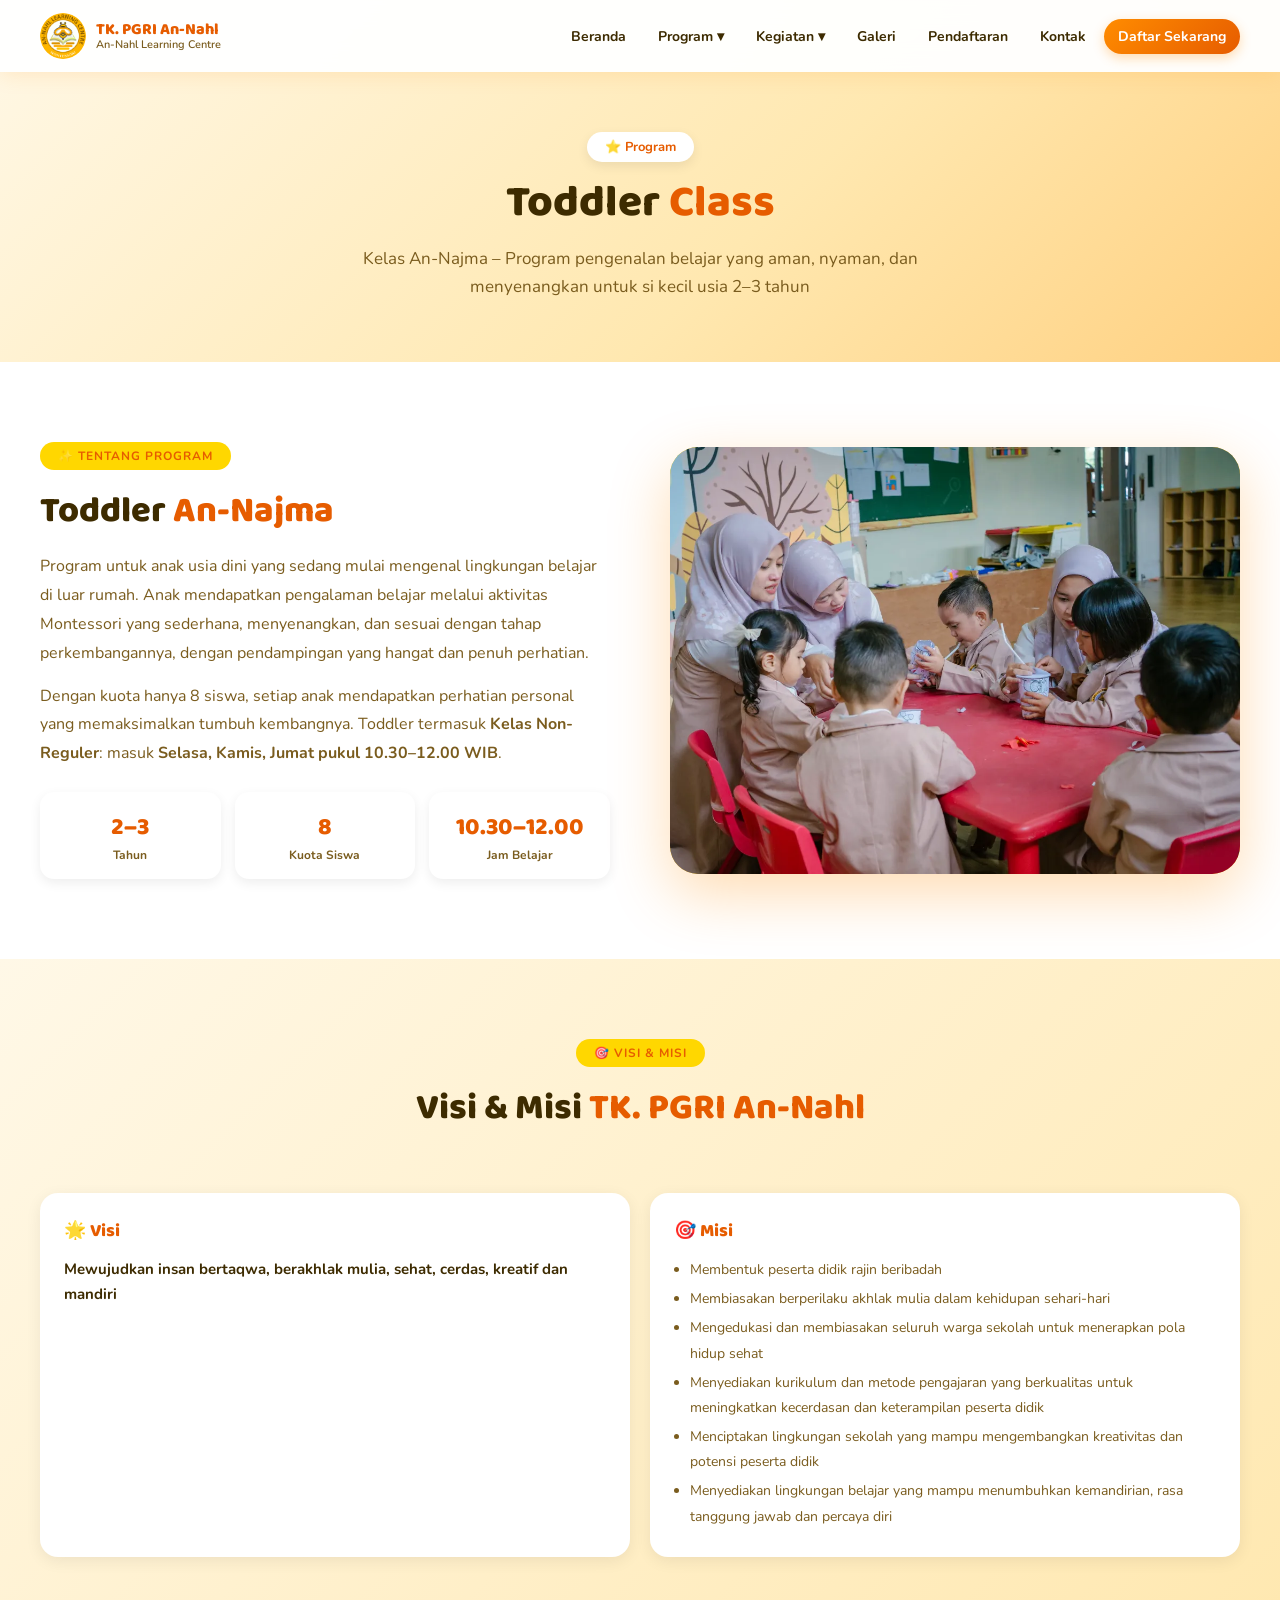
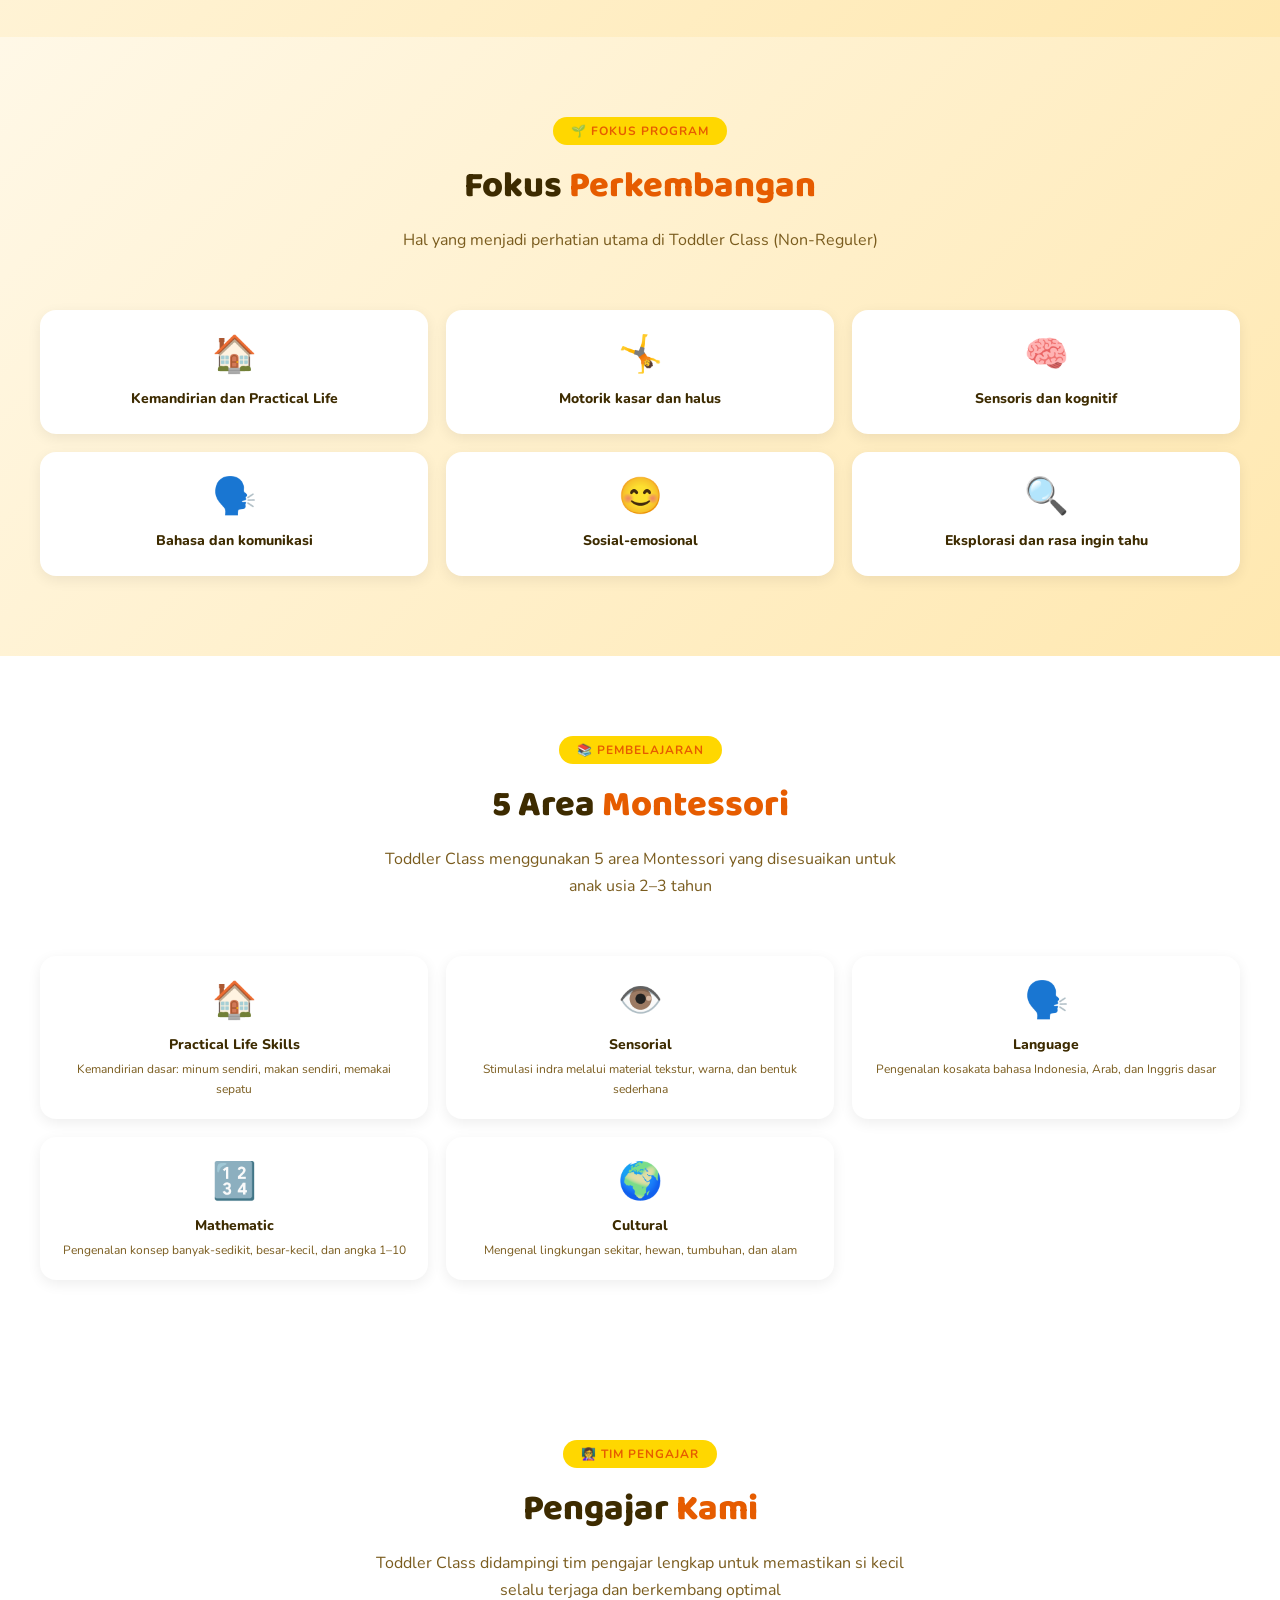
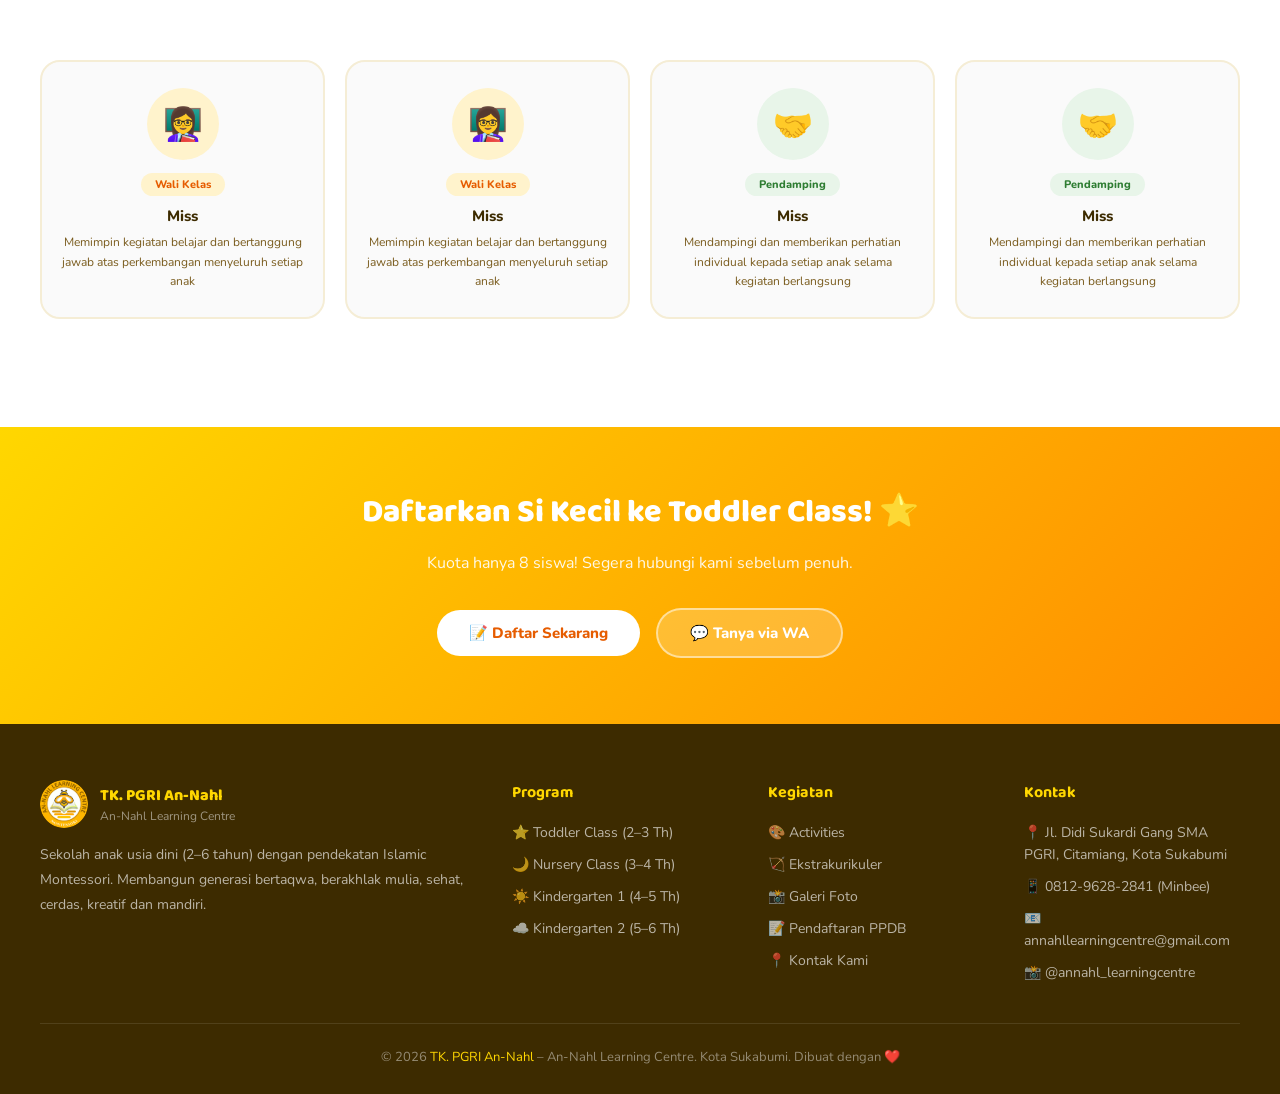
<file: toddler.html>
<!DOCTYPE html>
<html lang="id">
<head>
  <meta charset="UTF-8"/><meta name="viewport" content="width=device-width, initial-scale=1.0"/>
  <link rel="icon" type="image/png" href="favicon.png"/>
  <meta name="description" content="Program Toddler TK. PGRI An-Nahl untuk anak usia 2–3 tahun. Pembelajaran Islamic Montessori yang menyenangkan dan aman di Kota Sukabumi."/>
  <meta name="keywords" content="toddler sukabumi, PAUD usia 2 tahun sukabumi, TK An-Nahl toddler, montessori toddler sukabumi"/>
  <meta name="author" content="TK. PGRI An-Nahl Learning Centre"/>
  <meta name="robots" content="index, follow"/>
  <link rel="canonical" href="https://www.annahl-learningcenter.com/toddler"/>
  <meta property="og:type" content="website"/>
  <meta property="og:title" content="Toddler Class – TK. PGRI An-Nahl Sukabumi"/>
  <meta property="og:description" content="Program Toddler untuk anak usia 2–3 tahun. Pembelajaran Islamic Montessori yang menyenangkan dan aman di Kota Sukabumi."/>
  <meta property="og:image" content="https://www.annahl-learningcenter.com/favicon.png"/>
  <meta property="og:url" content="https://www.annahl-learningcenter.com/toddler"/>
  <meta property="og:locale" content="id_ID"/>
  <meta name="twitter:card" content="summary"/>
  <meta name="twitter:title" content="Toddler Class – TK. PGRI An-Nahl Sukabumi"/>
  <meta name="twitter:description" content="Program Toddler untuk anak usia 2–3 tahun. Pembelajaran Islamic Montessori yang menyenangkan dan aman di Kota Sukabumi."/>
  <title>Toddler Class – TK. PGRI An-Nahl</title>
  <link rel="stylesheet" href="style.css"/>
  <style>
    .prog-grid { display:grid; grid-template-columns:1fr 1fr; gap:60px; align-items:center; }
    .info-cards { display:grid; grid-template-columns:repeat(3,1fr); gap:14px; margin-top:24px; }
    .info-card { background:white; border-radius:14px; padding:16px; text-align:center; box-shadow:0 4px 12px rgba(0,0,0,0.07); }
    .info-card .val { font-family:'Baloo 2',cursive; font-size:24px; font-weight:800; color:#E65C00; }
    .info-card .lbl { font-size:12px; color:var(--text-light); font-weight:700; }
    .prog-img { width:100%; aspect-ratio:4/3; background:linear-gradient(135deg,#FFD700,#FFA500); border-radius:28px; display:flex; align-items:center; justify-content:center; font-size:120px; box-shadow:0 20px 60px rgba(255,140,0,0.3); }
    .vm-grid { display:grid; grid-template-columns:1fr 1fr; gap:20px; }
    .vm-card { background:white; border-radius:18px; padding:24px; box-shadow:0 4px 16px rgba(0,0,0,0.07); }
    .vm-card h4 { font-family:'Baloo 2',cursive; font-size:18px; font-weight:800; color:#E65C00; margin-bottom:12px; }
    .vm-card ul { padding-left:16px; }
    .vm-card ul li { font-size:14px; color:var(--text-light); line-height:1.8; margin-bottom:4px; }
    .area-grid { display:grid; grid-template-columns:repeat(3,1fr); gap:18px; }
    .area-card { background:white; border-radius:16px; padding:20px; box-shadow:0 4px 14px rgba(0,0,0,0.07); text-align:center; transition:transform 0.3s; }
    .area-card:hover { transform:translateY(-4px); }
    .area-icon { font-size:36px; margin-bottom:10px; }
    .area-card h4 { font-weight:800; font-size:14px; margin-bottom:6px; }
    .area-card p { font-size:12px; color:var(--text-light); line-height:1.6; }
    @media(max-width:900px){ .prog-grid,.vm-grid { grid-template-columns:1fr; } .area-grid { grid-template-columns:repeat(2,1fr); } .info-cards { grid-template-columns:repeat(3,1fr); } }
    .teacher-grid { display:grid; gap:20px; margin-bottom:28px; }
    .teacher-4 { grid-template-columns:repeat(4,1fr); }
    .teacher-card { background:#FAFAFA; border-radius:20px; padding:26px 18px; text-align:center; border:2px solid #F5EDD5; transition:transform 0.3s,box-shadow 0.3s; }
    .teacher-card:hover { transform:translateY(-4px); box-shadow:0 12px 28px rgba(0,0,0,0.09); }
    .teacher-avatar { width:72px; height:72px; border-radius:50%; display:flex; align-items:center; justify-content:center; font-size:32px; margin:0 auto 12px; }
    .teacher-role { display:inline-block; padding:4px 14px; border-radius:20px; font-size:11px; font-weight:800; margin-bottom:10px; }
    .teacher-card h4 { font-weight:800; font-size:15px; margin-bottom:7px; color:var(--text); }
    .teacher-card p { font-size:12px; color:var(--text-light); line-height:1.6; }
    .teacher-ratio { text-align:center; background:linear-gradient(135deg,#FFF3CC,#FFE0A0); border-radius:16px; padding:14px 24px; font-size:14px; color:var(--orange-dark); display:flex; align-items:center; justify-content:center; gap:10px; flex-wrap:wrap; }
    .teacher-ratio strong { font-size:15px; font-weight:800; }
    @media(max-width:700px){ .teacher-4 { grid-template-columns:repeat(2,1fr); } }
    @media(max-width:480px){ .teacher-4 { grid-template-columns:1fr; } }
  </style>
</head>
<body>
  <div id="navbar"></div>
  <div class="page-hero">
    <div class="page-hero-tag">⭐ Program</div>
    <h1>Toddler <span>Class</span></h1>
    <p>Kelas An-Najma – Program pengenalan belajar yang aman, nyaman, dan menyenangkan untuk si kecil usia 2–3 tahun</p>
  </div>

  <section style="background:white"><div class="container prog-grid">
    <div>
      <div class="section-tag">✨ Tentang Program</div>
      <h2 class="section-title" style="text-align:left">Toddler <span>An-Najma</span></h2>
      <p style="color:var(--text-light);line-height:1.8;margin-bottom:14px">Program untuk anak usia dini yang sedang mulai mengenal lingkungan belajar di luar rumah. Anak mendapatkan pengalaman belajar melalui aktivitas Montessori yang sederhana, menyenangkan, dan sesuai dengan tahap perkembangannya, dengan pendampingan yang hangat dan penuh perhatian.</p>
      <p style="color:var(--text-light);line-height:1.8">Dengan kuota hanya 8 siswa, setiap anak mendapatkan perhatian personal yang memaksimalkan tumbuh kembangnya. Toddler termasuk <strong>Kelas Non-Reguler</strong>: masuk <strong>Selasa, Kamis, Jumat pukul 10.30–12.00 WIB</strong>.</p>
      <div class="info-cards">
        <div class="info-card"><div class="val">2–3</div><div class="lbl">Tahun</div></div>
        <div class="info-card"><div class="val">8</div><div class="lbl">Kuota Siswa</div></div>
        <div class="info-card"><div class="val">10.30–12.00</div><div class="lbl">Jam Belajar</div></div>
      </div>
    </div>
    <div><div class="prog-img" style="font-size:0"><img src="assets/Toddler.webp" alt="Toddler Class An-Najma" style="width:100%;height:100%;object-fit:cover;border-radius:28px"/></div></div>
  </div></section>

  <section style="background:linear-gradient(135deg,#FFF8E7,#FFE8B0)"><div class="container">
    <div class="section-header">
      <div class="section-tag">🎯 Visi & Misi</div>
      <h2 class="section-title">Visi & Misi <span>TK. PGRI An-Nahl</span></h2>
    </div>
    <div class="vm-grid">
      <div class="vm-card">
        <h4>🌟 Visi</h4>
        <p style="font-size:15px;font-weight:700;color:var(--text);line-height:1.7">Mewujudkan insan bertaqwa, berakhlak mulia, sehat, cerdas, kreatif dan mandiri</p>
      </div>
      <div class="vm-card">
        <h4>🎯 Misi</h4>
        <ul>
          <li>Membentuk peserta didik rajin beribadah</li>
          <li>Membiasakan berperilaku akhlak mulia dalam kehidupan sehari-hari</li>
          <li>Mengedukasi dan membiasakan seluruh warga sekolah untuk menerapkan pola hidup sehat</li>
          <li>Menyediakan kurikulum dan metode pengajaran yang berkualitas untuk meningkatkan kecerdasan dan keterampilan peserta didik</li>
          <li>Menciptakan lingkungan sekolah yang mampu mengembangkan kreativitas dan potensi peserta didik</li>
          <li>Menyediakan lingkungan belajar yang mampu menumbuhkan kemandirian, rasa tanggung jawab dan percaya diri</li>
        </ul>
      </div>
    </div>
  </div></section>

  <section style="background:linear-gradient(135deg,#FFF8E7,#FFE8B0)"><div class="container">
    <div class="section-header">
      <div class="section-tag">🌱 Fokus Program</div>
      <h2 class="section-title">Fokus <span>Perkembangan</span></h2>
      <p class="section-desc">Hal yang menjadi perhatian utama di Toddler Class (Non-Reguler)</p>
    </div>
    <div class="area-grid">
      <div class="area-card"><div class="area-icon">🏠</div><h4>Kemandirian dan Practical Life</h4></div>
      <div class="area-card"><div class="area-icon">🤸</div><h4>Motorik kasar dan halus</h4></div>
      <div class="area-card"><div class="area-icon">🧠</div><h4>Sensoris dan kognitif</h4></div>
      <div class="area-card"><div class="area-icon">🗣️</div><h4>Bahasa dan komunikasi</h4></div>
      <div class="area-card"><div class="area-icon">😊</div><h4>Sosial-emosional</h4></div>
      <div class="area-card"><div class="area-icon">🔍</div><h4>Eksplorasi dan rasa ingin tahu</h4></div>
    </div>
  </div></section>

  <section style="background:white"><div class="container">
    <div class="section-header">
      <div class="section-tag">📚 Pembelajaran</div>
      <h2 class="section-title">5 Area <span>Montessori</span></h2>
      <p class="section-desc">Toddler Class menggunakan 5 area Montessori yang disesuaikan untuk anak usia 2–3 tahun</p>
    </div>
    <div class="area-grid">
      <div class="area-card"><div class="area-icon">🏠</div><h4>Practical Life Skills</h4><p>Kemandirian dasar: minum sendiri, makan sendiri, memakai sepatu</p></div>
      <div class="area-card"><div class="area-icon">👁️</div><h4>Sensorial</h4><p>Stimulasi indra melalui material tekstur, warna, dan bentuk sederhana</p></div>
      <div class="area-card"><div class="area-icon">🗣️</div><h4>Language</h4><p>Pengenalan kosakata bahasa Indonesia, Arab, dan Inggris dasar</p></div>
      <div class="area-card"><div class="area-icon">🔢</div><h4>Mathematic</h4><p>Pengenalan konsep banyak-sedikit, besar-kecil, dan angka 1–10</p></div>
      <div class="area-card"><div class="area-icon">🌍</div><h4>Cultural</h4><p>Mengenal lingkungan sekitar, hewan, tumbuhan, dan alam</p></div>
    </div>
  </div></section>

  <!-- TIM PENGAJAR -->
  <section style="background:white"><div class="container">
    <div class="section-header">
      <div class="section-tag">👩‍🏫 Tim Pengajar</div>
      <h2 class="section-title">Pengajar <span>Kami</span></h2>
      <p class="section-desc">Toddler Class didampingi tim pengajar lengkap untuk memastikan si kecil selalu terjaga dan berkembang optimal</p>
    </div>
    <div class="teacher-grid teacher-4">
      <div class="teacher-card">
        <div class="teacher-avatar" style="background:#FFF3CC">👩‍🏫</div>
        <span class="teacher-role" style="background:#FFF3CC;color:#E65C00">Wali Kelas</span>
        <h4>Miss</h4>
        <p>Memimpin kegiatan belajar dan bertanggung jawab atas perkembangan menyeluruh setiap anak</p>
      </div>
      <div class="teacher-card">
        <div class="teacher-avatar" style="background:#FFF3CC">👩‍🏫</div>
        <span class="teacher-role" style="background:#FFF3CC;color:#E65C00">Wali Kelas</span>
        <h4>Miss</h4>
        <p>Memimpin kegiatan belajar dan bertanggung jawab atas perkembangan menyeluruh setiap anak</p>
      </div>
      <div class="teacher-card">
        <div class="teacher-avatar" style="background:#E8F5E9">🤝</div>
        <span class="teacher-role" style="background:#E8F5E9;color:#2E7D32">Pendamping</span>
        <h4>Miss</h4>
        <p>Mendampingi dan memberikan perhatian individual kepada setiap anak selama kegiatan berlangsung</p>
      </div>
      <div class="teacher-card">
        <div class="teacher-avatar" style="background:#E8F5E9">🤝</div>
        <span class="teacher-role" style="background:#E8F5E9;color:#2E7D32">Pendamping</span>
        <h4>Miss</h4>
        <p>Mendampingi dan memberikan perhatian individual kepada setiap anak selama kegiatan berlangsung</p>
      </div>
    </div>
  </div></section>

  <div style="background:linear-gradient(135deg,#FFD700,#FF8C00);padding:60px 40px;text-align:center;color:white">
    <h2 style="font-family:'Baloo 2',cursive;font-size:32px;font-weight:800;margin-bottom:14px">Daftarkan Si Kecil ke Toddler Class! ⭐</h2>
    <p style="font-size:16px;opacity:0.9;margin-bottom:28px">Kuota hanya 8 siswa! Segera hubungi kami sebelum penuh.</p>
    <a href="ppdb" style="background:white;color:#E65C00;padding:13px 32px;border-radius:30px;text-decoration:none;font-weight:800;font-size:15px;display:inline-block;margin:6px">📝 Daftar Sekarang</a>
    <a href="https://wa.me/6281296282841" target="_blank" style="background:rgba(255,255,255,0.2);color:white;padding:13px 32px;border-radius:30px;text-decoration:none;font-weight:800;font-size:15px;display:inline-block;margin:6px;border:2px solid rgba(255,255,255,0.5)">💬 Tanya via WA</a>
  </div>

  <div id="footer"></div>
  <script src="main.js"></script>
  <script>renderNavbar(); renderFooter();</script>
</body>
</html>
</file>
<file: style.css>
@import url('https://fonts.googleapis.com/css2?family=Baloo+2:wght@400;600;700;800&family=Nunito:wght@400;600;700;800&display=swap');

:root {
  --yellow: #FFD700;
  --orange: #FF8C00;
  --orange-light: #FFA500;
  --orange-dark: #E65C00;
  --cream: #FFF8E7;
  --cream-dark: #FFE8B0;
  --white: #FFFFFF;
  --text: #3D2B00;
  --text-light: #7A5C1E;
  --green: #4CAF50;
  --blue: #2196F3;
  --pink: #FF6B9D;
  --purple: #9C27B0;
  --red: #F44336;
  --sidebar-bg: #2D1A00;
  --nav-height: 72px;
}

* { margin: 0; padding: 0; box-sizing: border-box; }

html { scroll-behavior: smooth; color-scheme: light; }

body {
  font-family: 'Nunito', sans-serif;
  background: var(--cream);
  color: var(--text);
  overflow-x: hidden;
}

/* ===== NAVBAR ===== */
nav {
  position: fixed;
  top: 0; left: 0; right: 0;
  z-index: 999;
  background: rgba(255,255,255,0.96);
  backdrop-filter: blur(12px);
  height: var(--nav-height);
  padding: 0 40px;
  display: flex;
  justify-content: space-between;
  align-items: center;
  box-shadow: 0 2px 20px rgba(255,140,0,0.15);
}

.logo {
  display: flex;
  align-items: center;
  gap: 10px;
  text-decoration: none;
}

.logo-icon {
  width: 46px; height: 46px;
  background: linear-gradient(135deg, var(--yellow), var(--orange));
  border-radius: 13px;
  display: flex; align-items: center; justify-content: center;
  font-size: 22px;
  box-shadow: 0 4px 12px rgba(255,140,0,0.3);
}

.logo-text {
  font-family: 'Baloo 2', cursive;
  font-weight: 800;
  font-size: 16px;
  color: var(--orange-dark);
  line-height: 1.1;
}

.logo-text span {
  display: block;
  font-size: 11px;
  color: var(--text-light);
  font-weight: 600;
  font-family: 'Nunito', sans-serif;
}

.nav-links {
  display: flex;
  gap: 4px;
  list-style: none;
  align-items: center;
}

.nav-links a {
  text-decoration: none;
  color: var(--text);
  font-weight: 700;
  padding: 8px 14px;
  border-radius: 25px;
  transition: all 0.3s;
  font-size: 14px;
}

.nav-links a:hover,
.nav-links a.active {
  background: var(--yellow);
  color: var(--orange-dark);
}

/* Dropdown */
.nav-dropdown {
  position: relative;
}

.nav-dropdown-menu {
  display: none;
  position: absolute;
  top: calc(100% + 8px);
  left: 0;
  background: white;
  border-radius: 16px;
  box-shadow: 0 12px 40px rgba(0,0,0,0.12);
  min-width: 200px;
  padding: 8px;
  z-index: 100;
}

.nav-dropdown:hover .nav-dropdown-menu { display: block; }

.nav-dropdown-menu a {
  display: flex;
  align-items: center;
  gap: 10px;
  padding: 10px 14px !important;
  border-radius: 10px;
  font-size: 14px;
  font-weight: 700;
  color: var(--text) !important;
  transition: all 0.2s;
}

.nav-dropdown-menu a:hover {
  background: var(--cream) !important;
  color: var(--orange-dark) !important;
}

.nav-btn {
  background: linear-gradient(135deg, var(--orange), var(--orange-dark)) !important;
  color: white !important;
  box-shadow: 0 4px 12px rgba(255,140,0,0.3);
}

.nav-btn:hover {
  background: linear-gradient(135deg, var(--yellow), var(--orange)) !important;
  transform: translateY(-2px);
  box-shadow: 0 6px 16px rgba(255,140,0,0.4) !important;
  color: white !important;
}

/* Mobile nav toggle */
.nav-toggle {
  display: none;
  background: none;
  border: none;
  font-size: 24px;
  cursor: pointer;
  color: var(--orange-dark);
}

/* ===== PAGE HERO (shared) ===== */
.page-hero {
  padding: calc(var(--nav-height) + 60px) 40px 60px;
  text-align: center;
  position: relative;
  overflow: hidden;
}

.page-hero::before {
  content: '';
  position: absolute;
  inset: 0;
  background: linear-gradient(135deg, #FFF8E7 0%, #FFE8B0 60%, #FFD080 100%);
  z-index: 0;
}

.page-hero > * { position: relative; z-index: 1; }

.page-hero-tag {
  display: inline-block;
  background: white;
  color: var(--orange-dark);
  padding: 6px 18px;
  border-radius: 20px;
  font-size: 13px;
  font-weight: 700;
  margin-bottom: 16px;
  box-shadow: 0 4px 12px rgba(0,0,0,0.08);
}

.page-hero h1 {
  font-family: 'Baloo 2', cursive;
  font-size: 44px;
  font-weight: 800;
  color: var(--text);
  margin-bottom: 16px;
  line-height: 1.15;
}

.page-hero h1 span { color: var(--orange-dark); }

.page-hero p {
  font-size: 17px;
  color: var(--text-light);
  max-width: 580px;
  margin: 0 auto;
  line-height: 1.7;
}

/* ===== SECTION ===== */
section { padding: 80px 40px; }

.container { max-width: 1200px; margin: 0 auto; }

.section-header {
  text-align: center;
  margin-bottom: 56px;
}

.section-tag {
  display: inline-block;
  background: var(--yellow);
  color: var(--orange-dark);
  padding: 6px 18px;
  border-radius: 20px;
  font-size: 12px;
  font-weight: 700;
  margin-bottom: 12px;
  text-transform: uppercase;
  letter-spacing: 1px;
}

.section-title {
  font-family: 'Baloo 2', cursive;
  font-size: 36px;
  font-weight: 800;
  color: var(--text);
  margin-bottom: 12px;
}

.section-title span { color: var(--orange-dark); }

.section-desc {
  font-size: 16px;
  color: var(--text-light);
  max-width: 540px;
  margin: 0 auto;
  line-height: 1.7;
}

/* ===== BUTTONS ===== */
.btn-primary {
  background: linear-gradient(135deg, var(--orange), var(--orange-dark));
  color: white;
  padding: 13px 30px;
  border-radius: 30px;
  text-decoration: none;
  font-weight: 700;
  font-size: 15px;
  box-shadow: 0 6px 20px rgba(255,140,0,0.35);
  transition: all 0.3s;
  display: inline-flex;
  align-items: center;
  gap: 8px;
  border: none;
  cursor: pointer;
  font-family: 'Nunito', sans-serif;
}

.btn-primary:hover {
  transform: translateY(-3px);
  box-shadow: 0 10px 28px rgba(255,140,0,0.45);
}

.btn-secondary {
  background: white;
  color: var(--orange-dark);
  padding: 13px 30px;
  border-radius: 30px;
  text-decoration: none;
  font-weight: 700;
  font-size: 15px;
  border: 2px solid var(--orange-light);
  transition: all 0.3s;
  display: inline-flex;
  align-items: center;
  gap: 8px;
}

.btn-secondary:hover {
  background: var(--yellow);
  border-color: var(--yellow);
  transform: translateY(-3px);
}

/* ===== CARDS ===== */
.card {
  background: white;
  border-radius: 20px;
  box-shadow: 0 4px 20px rgba(0,0,0,0.07);
  overflow: hidden;
  transition: transform 0.3s, box-shadow 0.3s;
}

.card:hover {
  transform: translateY(-6px);
  box-shadow: 0 12px 36px rgba(0,0,0,0.12);
}

/* ===== STATS BAR ===== */
.stats-bar {
  background: linear-gradient(135deg, var(--orange), var(--orange-dark));
  padding: 40px;
}

.stats-bar .container {
  display: grid;
  grid-template-columns: repeat(4, 1fr);
  gap: 20px;
  text-align: center;
}

.stat-item { color: white; }

.stat-number {
  font-family: 'Baloo 2', cursive;
  font-size: 42px;
  font-weight: 800;
  line-height: 1;
  margin-bottom: 6px;
}

.stat-label { font-size: 14px; opacity: 0.9; font-weight: 600; }

/* ===== FOOTER ===== */
footer {
  background: var(--text);
  color: white;
  padding: 56px 40px 28px;
}

.footer-grid {
  max-width: 1200px;
  margin: 0 auto;
  display: grid;
  grid-template-columns: 2fr 1fr 1fr 1fr;
  gap: 40px;
  margin-bottom: 40px;
}

.footer-brand p {
  color: rgba(255,255,255,0.65);
  font-size: 14px;
  line-height: 1.8;
  margin-top: 14px;
}

.footer-title {
  font-family: 'Baloo 2', cursive;
  font-size: 16px;
  font-weight: 700;
  color: var(--yellow);
  margin-bottom: 16px;
}

.footer-links { list-style: none; display: flex; flex-direction: column; gap: 10px; }

.footer-links a {
  color: rgba(255,255,255,0.65);
  text-decoration: none;
  font-size: 14px;
  transition: color 0.3s;
}

.footer-links a:hover { color: var(--yellow); }

.footer-bottom {
  max-width: 1200px;
  margin: 0 auto;
  border-top: 1px solid rgba(255,255,255,0.1);
  padding-top: 24px;
  text-align: center;
  font-size: 13px;
  color: rgba(255,255,255,0.45);
}

.footer-bottom span { color: var(--yellow); }

/* ===== FORM ===== */
.form-group { margin-bottom: 18px; }

.form-group label {
  display: block;
  font-weight: 700;
  font-size: 14px;
  margin-bottom: 8px;
  color: var(--text);
}

.form-group input,
.form-group select,
.form-group textarea {
  width: 100%;
  padding: 12px 16px;
  border: 2px solid #FFE0A0;
  border-radius: 12px;
  font-family: 'Nunito', sans-serif;
  font-size: 14px;
  color: var(--text);
  background: #FFF8E7;
  transition: border-color 0.3s;
  outline: none;
}

.form-group input:focus,
.form-group select:focus,
.form-group textarea:focus {
  border-color: var(--orange);
  background: white;
}

.form-group textarea { height: 110px; resize: none; }

/* ===== ANIMATIONS ===== */
@keyframes fadeUp {
  from { opacity: 0; transform: translateY(24px); }
  to { opacity: 1; transform: translateY(0); }
}

@keyframes float {
  0%, 100% { transform: translateY(0); }
  50% { transform: translateY(-16px); }
}

.fade-up { animation: fadeUp 0.7s ease forwards; }

/* ===== RESPONSIVE ===== */
@media (max-width: 900px) {
  nav { padding: 0 20px; position: fixed; z-index: 999; }
  .nav-links {
    display: none;
    flex-direction: column;
    position: fixed;
    top: var(--nav-height);
    left: 0; right: 0;
    bottom: 0;
    background: white;
    padding: 12px 16px 32px;
    gap: 2px;
    z-index: 998;
    overflow-y: auto;
    overflow-x: hidden;
  }
  .nav-links.open { display: flex; }
  .nav-toggle { display: block; }
  .nav-links > li { width: 100%; }
  .nav-links > li > a {
    padding: 12px 16px;
    border-radius: 12px;
    display: block;
    font-size: 16px;
    width: 100%;
    box-sizing: border-box;
  }

  /* Overlay gelap di belakang navbar */
  .nav-overlay {
    display: none;
    position: fixed;
    inset: 0;
    top: var(--nav-height);
    background: rgba(0,0,0,0.4);
    z-index: 997;
  }
  .nav-overlay.open { display: block; }

  /* Mobile dropdown */
  .nav-dropdown { width: 100%; position: static; }
  .nav-dropdown > a {
    display: flex !important;
    justify-content: space-between;
    align-items: center;
  }
  .nav-dropdown-menu {
    display: none !important;
    position: static !important;
    top: auto !important; left: auto !important; right: auto !important;
    transform: none !important;
    box-shadow: none !important;
    padding: 4px 0 4px 12px !important;
    background: #FFF8E7 !important;
    border-radius: 12px !important;
    margin: 4px 0 8px !important;
    width: 100% !important;
    min-width: unset !important;
    max-width: 100% !important;
  }
  .nav-dropdown.mobile-open > .nav-dropdown-menu { display: block !important; }
  .nav-dropdown:hover > .nav-dropdown-menu { display: none !important; }
  .nav-dropdown.mobile-open:hover > .nav-dropdown-menu { display: block !important; }
  .nav-dropdown-menu a {
    font-size: 14px !important;
    padding: 10px 14px !important;
    border-radius: 10px !important;
    display: block !important;
    width: 100% !important;
    box-sizing: border-box !important;
  }

  .page-hero h1 { font-size: 28px; }
  section { padding: 50px 20px; }
  .stats-bar { padding: 30px 20px; }
  .stats-bar .container { grid-template-columns: repeat(2, 1fr); gap: 16px; }
  .footer-grid { grid-template-columns: 1fr 1fr; gap: 24px; }
  body { overflow-x: hidden; }
  * { max-width: 100%; box-sizing: border-box; }
}

@media (max-width: 600px) {
  .page-hero { padding: calc(var(--nav-height) + 30px) 16px 36px; }
  .page-hero h1 { font-size: 24px; }
  .page-hero p { font-size: 14px; }
  .footer-grid { grid-template-columns: 1fr; }
  section { padding: 40px 16px; }
  .section-title { font-size: 26px; }
  .sosmed-grid, .kuota-grid, .jam-grid { grid-template-columns: 1fr !important; }
  .unggulan-grid, .area-grid, .kuri-grid { grid-template-columns: 1fr !important; }
}
</file>
